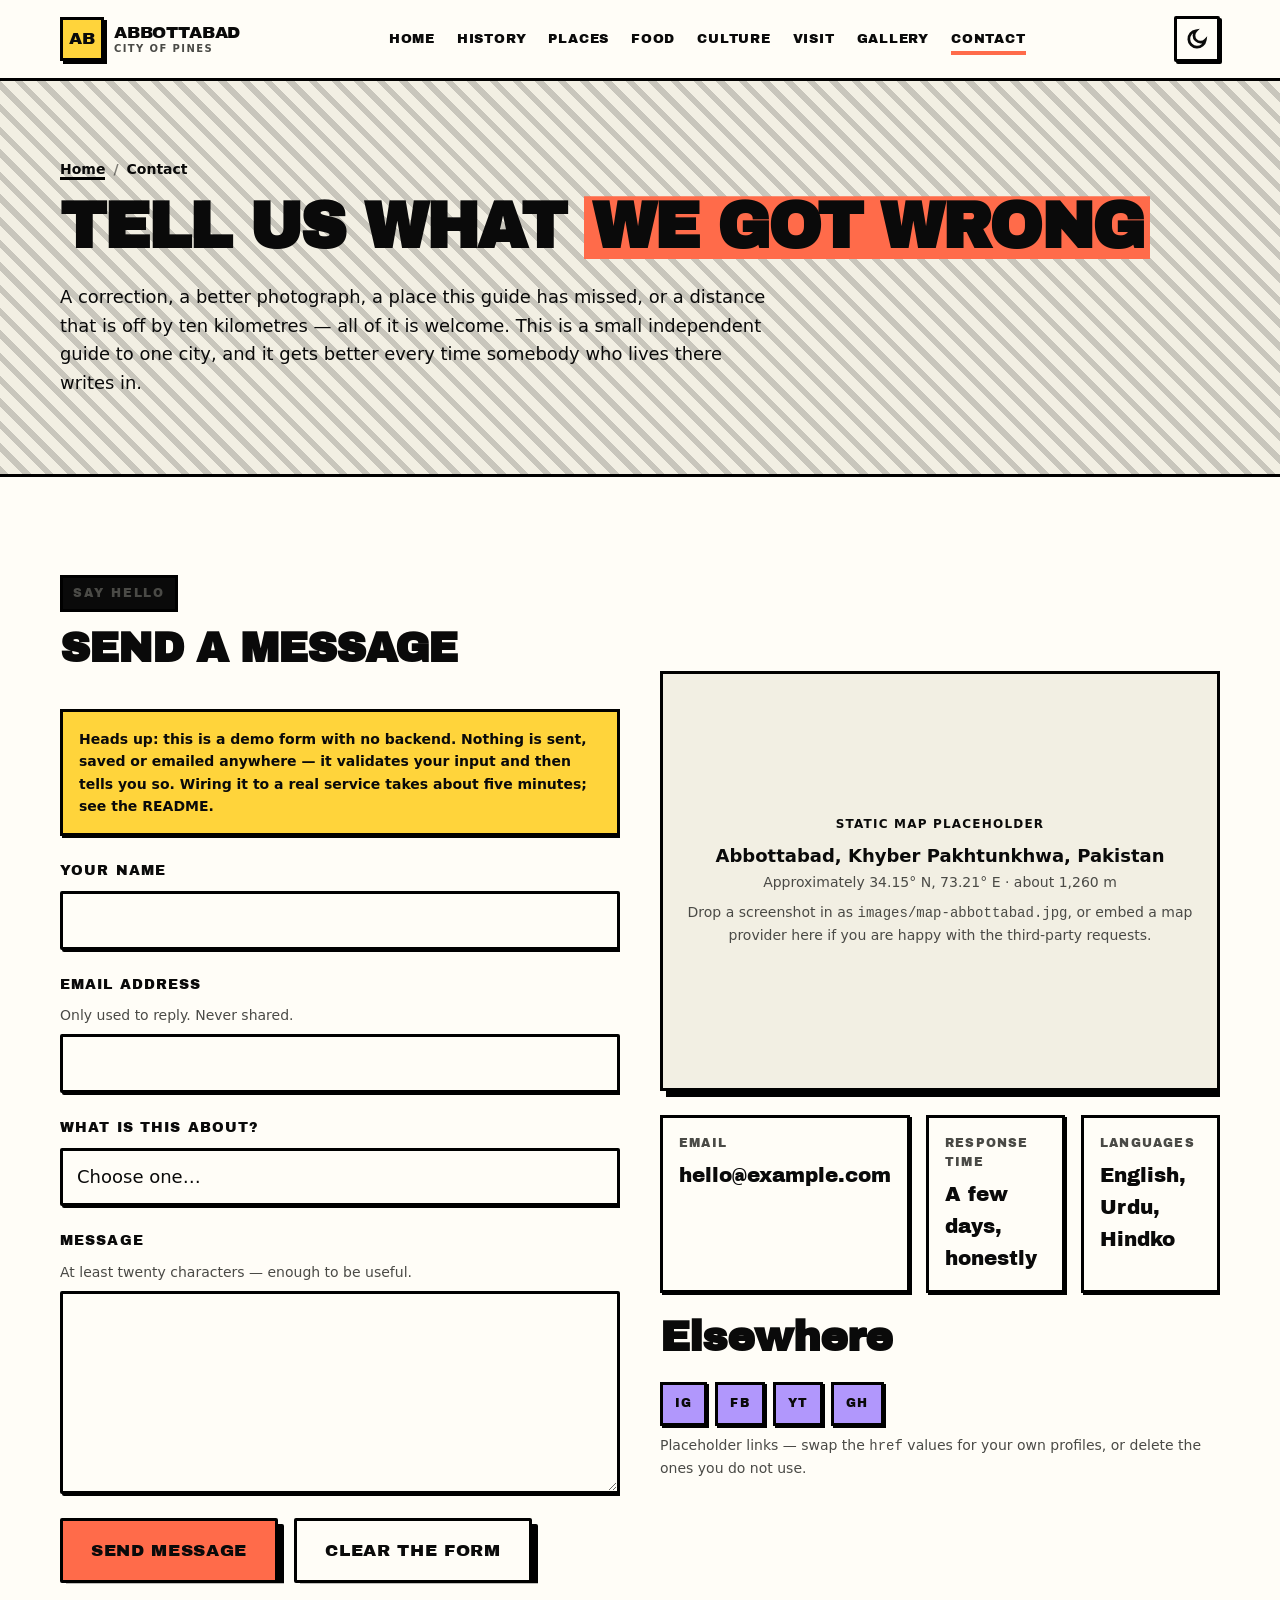
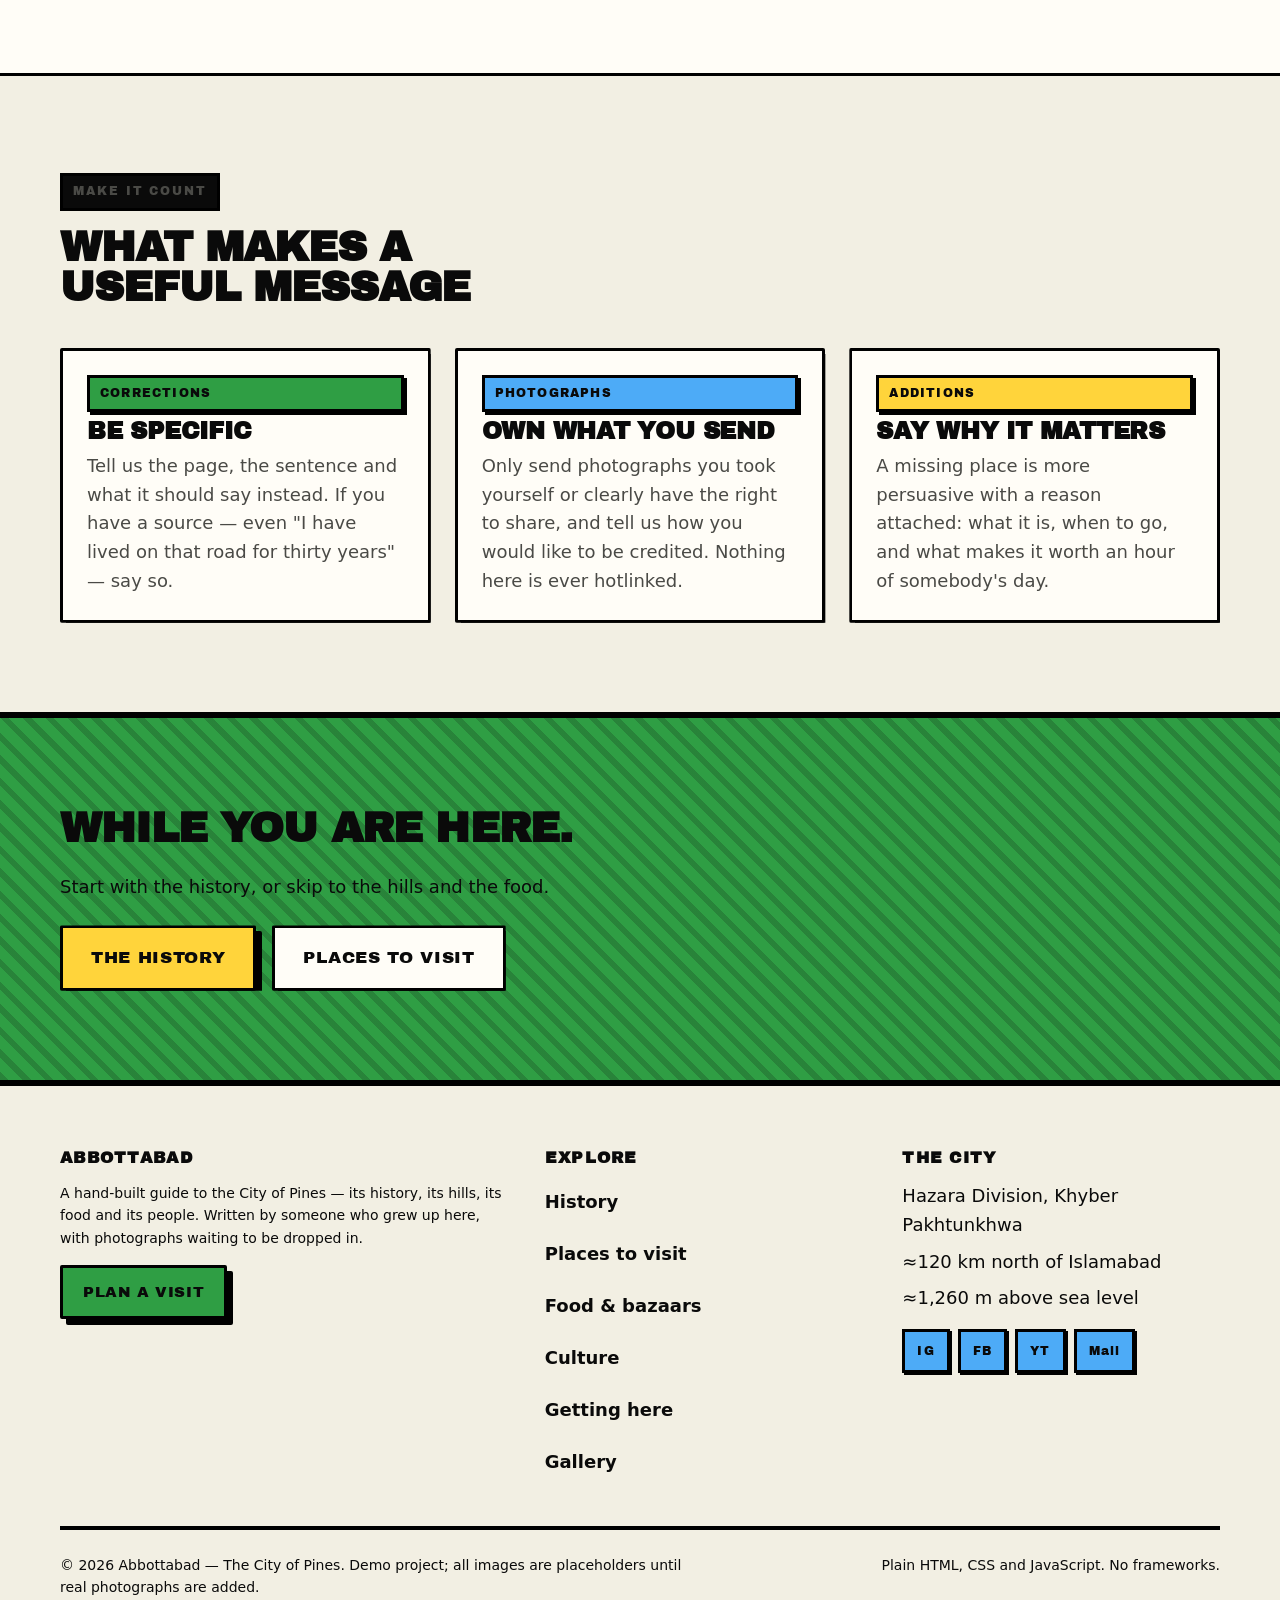
<file: contact.html>
<!DOCTYPE html>
<html lang="en">
<head>
<meta charset="utf-8">
<meta name="viewport" content="width=device-width, initial-scale=1">
<title>Contact — Abbottabad, The City of Pines</title>
<meta name="description" content="Send a correction, a better photograph or a place this Abbottabad guide has missed. Demo contact form, map placeholder and social links.">
<link rel="canonical" href="https://abbottabad.vercel.app/contact.html">
<meta name="theme-color" content="#FFFDF7">
<meta name="color-scheme" content="light dark">

<!-- Google Search Console ownership proof for https://abbottabad.vercel.app/ — do not
     remove: deleting it un-verifies the property and the reports stop updating. -->
<meta name="google-site-verification" content="ZLj5JyfGVkZuOGoyVob9YLSymhWogjXKklPgtE1fB5c">

<!-- Open Graph -->
<meta property="og:type" content="article">
<meta property="og:site_name" content="Abbottabad — The City of Pines">
<meta property="og:locale" content="en_GB">
<meta property="og:title" content="Contact — Abbottabad, The City of Pines">
<meta property="og:description" content="Send a correction, a better photograph or a place this guide has missed. Demo contact form, static map placeholder and social links for the Abbottabad City of Pines project.">
<meta property="og:url" content="https://abbottabad.vercel.app/contact.html">
<meta property="og:image" content="https://abbottabad.vercel.app/images/og-cover.png">
<meta property="og:image:alt" content="Abbottabad, the City of Pines — pine ridges and a mustard sun on a bold typographic card.">
<meta property="og:image:type" content="image/png">
<meta property="og:image:width" content="1200">
<meta property="og:image:height" content="630">

<!-- Twitter -->
<meta name="twitter:card" content="summary_large_image">
<meta name="twitter:title" content="Contact — Abbottabad, The City of Pines">
<meta name="twitter:description" content="Send a correction, a better photograph or a place this guide has missed. Demo contact form, static map placeholder and social links for the Abbottabad City of Pines project.">
<meta name="twitter:image" content="https://abbottabad.vercel.app/images/og-cover.png">

<link rel="icon" href="favicon.svg" type="image/svg+xml">
<link rel="preconnect" href="https://fonts.googleapis.com">
<link rel="preconnect" href="https://fonts.gstatic.com" crossorigin>
<link rel="stylesheet" href="https://fonts.googleapis.com/css2?family=Archivo+Black&display=swap">
<link rel="stylesheet" href="css/style.css?v=1">

<!-- Runs before first paint: flags JS and applies the saved / system theme
     so the page never flashes the wrong colours. -->
<script>
(function () {
  var h = document.documentElement;
  h.classList.add('js');
  var t = null;
  try { t = localStorage.getItem('ab-theme'); } catch (e) {}
  if (!t) t = window.matchMedia('(prefers-color-scheme: dark)').matches ? 'dark' : 'light';
  h.setAttribute('data-theme', t);
})();
</script>

<script type="application/ld+json">
{
  "@context": "https://schema.org",
  "@type": "Place",
  "name": "Contact — Abbottabad City of Pines",
  "description": "Contact page for the Abbottabad City of Pines guide.",
  "url": "https://abbottabad.vercel.app/",
  "address": {
    "@type": "PostalAddress",
    "addressLocality": "Abbottabad",
    "addressRegion": "Khyber Pakhtunkhwa",
    "addressCountry": "PK"
  },
  "geo": {
    "@type": "GeoCoordinates",
    "latitude": 34.1463,
    "longitude": 73.2117
  }
}
</script>
</head>

<body>
<a class="skip" href="#main">Skip to content</a>

<div class="progress" aria-hidden="true"><span class="progress__bar" id="progressBar"></span></div>

<header class="nav">
  <div class="nav__inner shell">
    <a class="brand" href="index.html">
      <span class="brand__mark" aria-hidden="true">AB</span>
      <span class="brand__txt">Abbottabad<small>City of Pines</small></span>
    </a>

    <nav class="nav__links" aria-label="Main">
      <ul class="nav__list">
        <li><a class="nav__link" href="index.html">Home</a></li>
        <li><a class="nav__link" href="history.html">History</a></li>
        <li><a class="nav__link" href="places.html">Places</a></li>
        <li><a class="nav__link" href="food.html">Food</a></li>
        <li><a class="nav__link" href="culture.html">Culture</a></li>
        <li><a class="nav__link" href="visit.html">Visit</a></li>
        <li><a class="nav__link" href="gallery.html">Gallery</a></li>
        <li><a class="nav__link" href="contact.html" aria-current="page">Contact</a></li>
      </ul>
    </nav>

    <div class="nav__tools">
      <button class="icon-btn" id="themeToggle" type="button" aria-pressed="false" aria-label="Switch to dark mode">
        <svg viewBox="0 0 24 24" aria-hidden="true"><path d="M21 13.2A9 9 0 1 1 10.8 3a7 7 0 0 0 10.2 10.2Z"/></svg>
      </button>
      <button class="icon-btn nav__burger" id="burger" type="button" aria-expanded="false" aria-controls="drawer" aria-label="Open menu">
        <svg viewBox="0 0 24 24" aria-hidden="true"><path d="M3 6h18M3 12h18M3 18h18"/></svg>
      </button>
    </div>
  </div>
</header>

<aside class="drawer" id="drawer" aria-label="Site menu" hidden>
  <div class="drawer__head">
    <span class="drawer__title">Menu</span>
    <button class="icon-btn" id="drawerClose" type="button" aria-label="Close menu">
      <svg viewBox="0 0 24 24" aria-hidden="true"><path d="M5 5l14 14M19 5 5 19"/></svg>
    </button>
  </div>
  <ul class="drawer__list" id="drawerList"></ul>
  <p class="drawer__foot small">Hazara Division · Khyber Pakhtunkhwa · Pakistan</p>
</aside>

<main id="main">

  <!-- ================= PAGE HEADER ================= -->
  <section class="phead pattern-stripes u-tomato">
    <div class="shell">
      <nav aria-label="Breadcrumb">
        <ol class="crumbs">
          <li><a href="index.html">Home</a></li>
          <li aria-current="page">Contact</li>
        </ol>
      </nav>
      <h1 class="phead__title" data-reveal="up">Tell us what <mark>we got wrong</mark></h1>
      <p class="phead__lede" data-reveal="up" data-reveal-delay="80">
        A correction, a better photograph, a place this guide has missed, or a distance that is off by
        ten kilometres — all of it is welcome. This is a small independent guide to one city, and it
        gets better every time somebody who lives there writes in.
      </p>
    </div>
  </section>

  <!-- ================= FORM + ASIDE ================= -->
  <section class="section" aria-labelledby="form-h">
    <div class="shell">
      <div class="grid grid--split">
        <div data-reveal="left">
          <div class="sec-head">
            <div class="sec-head__text">
              <p class="eyebrow">Say hello</p>
              <h2 id="form-h">Send a message</h2>
            </div>
          </div>

          <p class="notice mb-4">Heads up: this is a demo form with no backend. Nothing is sent, saved
            or emailed anywhere — it validates your input and then tells you so. Wiring it to a real
            service takes about five minutes; see the README.</p>

          <form class="form" id="contactForm" action="contact.html" method="get">
            <div class="field">
              <label class="field__label" for="cName">Your name</label>
              <input class="input" type="text" id="cName" name="name" data-validate data-label="Your name"
                     required minlength="2" autocomplete="name" aria-describedby="cNameErr">
              <p class="error-block" id="cNameErr" role="alert"></p>
            </div>

            <div class="field">
              <label class="field__label" for="cEmail">Email address</label>
              <p class="field__hint" id="cEmailHint">Only used to reply. Never shared.</p>
              <input class="input" type="email" id="cEmail" name="email" data-validate data-label="Your email"
                     required autocomplete="email" aria-describedby="cEmailHint cEmailErr">
              <p class="error-block" id="cEmailErr" role="alert"></p>
            </div>

            <div class="field">
              <label class="field__label" for="cTopic">What is this about?</label>
              <select class="input" id="cTopic" name="topic" data-validate data-label="A topic"
                      required aria-describedby="cTopicErr">
                <option value="">Choose one…</option>
                <option value="correction">A correction to the facts</option>
                <option value="photo">Offering a photograph</option>
                <option value="place">A place you have missed</option>
                <option value="food">Food and restaurants</option>
                <option value="other">Something else</option>
              </select>
              <p class="error-block" id="cTopicErr" role="alert"></p>
            </div>

            <div class="field">
              <label class="field__label" for="cMsg">Message</label>
              <p class="field__hint" id="cMsgHint">At least twenty characters — enough to be useful.</p>
              <textarea class="input" id="cMsg" name="message" data-validate data-label="Your message"
                        required minlength="20" rows="6" aria-describedby="cMsgHint cMsgErr"></textarea>
              <p class="error-block" id="cMsgErr" role="alert"></p>
            </div>

            <p class="form__status" id="formStatus" role="status" aria-live="polite"></p>

            <div class="cluster">
              <button class="btn btn--tomato btn--lg" type="submit" id="contactSubmit">
                <span class="btn__spinner" aria-hidden="true"></span>
                Send message
              </button>
              <button class="btn btn--lg" type="reset">Clear the form</button>
            </div>
          </form>
        </div>

        <div class="stack" data-reveal="right" data-reveal-delay="120">
          <div class="map-ph">
            <div>
              <p class="micro">Static map placeholder</p>
              <p class="mt-2"><strong>Abbottabad, Khyber Pakhtunkhwa, Pakistan</strong></p>
              <p class="small muted">Approximately 34.15° N, 73.21° E · about 1,260 m</p>
              <p class="small muted mt-2">Drop a screenshot in as
                <code>images/map-abbottabad.jpg</code>, or embed a map provider here if you are happy
                with the third-party requests.</p>
            </div>
          </div>

          <dl class="facts">
            <div class="fact">
              <dt>Email</dt>
              <dd>hello@example.com</dd>
            </div>
            <div class="fact">
              <dt>Response time</dt>
              <dd>A few days, honestly</dd>
            </div>
            <div class="fact">
              <dt>Languages</dt>
              <dd>English, Urdu, Hindko</dd>
            </div>
          </dl>

          <div>
            <h2 class="mb-4">Elsewhere</h2>
            <div class="social u-lilac" aria-label="Social links (placeholders)">
              <a href="#" data-no-wipe aria-label="Instagram (placeholder link)">IG</a>
              <a href="#" data-no-wipe aria-label="Facebook (placeholder link)">FB</a>
              <a href="#" data-no-wipe aria-label="YouTube (placeholder link)">YT</a>
              <a href="#" data-no-wipe aria-label="GitHub (placeholder link)">GH</a>
            </div>
            <p class="small muted mt-2">Placeholder links — swap the <code>href</code> values for
              your own profiles, or delete the ones you do not use.</p>
          </div>
        </div>
      </div>
    </div>
  </section>

  <!-- ================= WHAT HELPS ================= -->
  <section class="section section--band" aria-labelledby="helps-h">
    <div class="shell">
      <div class="sec-head">
        <div class="sec-head__text">
          <p class="eyebrow">Make it count</p>
          <h2 id="helps-h">What makes a useful message</h2>
        </div>
      </div>
      <div class="grid grid--3" data-stagger>
        <article class="card u-pine" data-reveal="up">
          <div class="card__body">
            <span class="badge u-pine">Corrections</span>
            <h3>Be specific</h3>
            <p>Tell us the page, the sentence and what it should say instead. If you have a source —
              even "I have lived on that road for thirty years" — say so.</p>
          </div>
        </article>
        <article class="card u-sky" data-reveal="up">
          <div class="card__body">
            <span class="badge u-sky">Photographs</span>
            <h3>Own what you send</h3>
            <p>Only send photographs you took yourself or clearly have the right to share, and tell us
              how you would like to be credited. Nothing here is ever hotlinked.</p>
          </div>
        </article>
        <article class="card u-mustard" data-reveal="up">
          <div class="card__body">
            <span class="badge u-mustard">Additions</span>
            <h3>Say why it matters</h3>
            <p>A missing place is more persuasive with a reason attached: what it is, when to go, and
              what makes it worth an hour of somebody's day.</p>
          </div>
        </article>
      </div>
    </div>
  </section>

  <!-- ================= CTA ================= -->
  <section class="cta pattern-stripes" aria-labelledby="con-cta-h">
    <div class="shell cta__inner">
      <h2 id="con-cta-h" data-reveal="up">While you are here.</h2>
      <p data-reveal="up" data-reveal-delay="80">Start with the history, or skip to the hills and the
        food.</p>
      <div class="cluster" data-reveal="up" data-reveal-delay="160">
        <a class="btn btn--mustard btn--lg" href="history.html">The history</a>
        <a class="btn btn--lg" href="places.html">Places to visit</a>
      </div>
    </div>
  </section>

</main>

<footer class="footer">
  <div class="shell">
    <div class="footer__grid">
      <div>
        <h2>Abbottabad</h2>
        <p class="small measure">A hand-built guide to the City of Pines — its history, its hills,
          its food and its people. Written by someone who grew up here, with photographs waiting to
          be dropped in.</p>
        <p class="mt-3"><a class="btn btn--pine" href="visit.html">Plan a visit</a></p>
      </div>
      <div>
        <h3>Explore</h3>
        <ul class="footer__list">
          <li><a href="history.html">History</a></li>
          <li><a href="places.html">Places to visit</a></li>
          <li><a href="food.html">Food &amp; bazaars</a></li>
          <li><a href="culture.html">Culture</a></li>
          <li><a href="visit.html">Getting here</a></li>
          <li><a href="gallery.html">Gallery</a></li>
        </ul>
      </div>
      <div>
        <h3>The city</h3>
        <ul class="footer__list">
          <li>Hazara Division, Khyber Pakhtunkhwa</li>
          <li>≈120 km north of Islamabad</li>
          <li>≈1,260 m above sea level</li>
        </ul>
        <div class="social mt-3 u-sky" aria-label="Social links (demo)">
          <a href="contact.html" aria-label="Instagram (demo link)">IG</a>
          <a href="contact.html" aria-label="Facebook (demo link)">FB</a>
          <a href="contact.html" aria-label="YouTube (demo link)">YT</a>
          <a href="contact.html" aria-label="Email us">Mail</a>
        </div>
      </div>
    </div>

    <div class="footer__bottom">
      <p class="small">© <span data-year>2026</span> Abbottabad — The City of Pines. Demo project;
        all images are placeholders until real photographs are added.</p>
      <p class="small">Plain HTML, CSS and JavaScript. No frameworks.</p>
    </div>
  </div>
</footer>

<a class="totop icon-btn icon-btn--lg u-mustard" id="toTop" href="#top" aria-label="Back to top">
  <svg viewBox="0 0 24 24" aria-hidden="true"><path d="M12 20V5M5 12l7-7 7 7"/></svg>
</a>

<script src="js/main.js?v=1" defer></script>
</body>
</html>
</file>
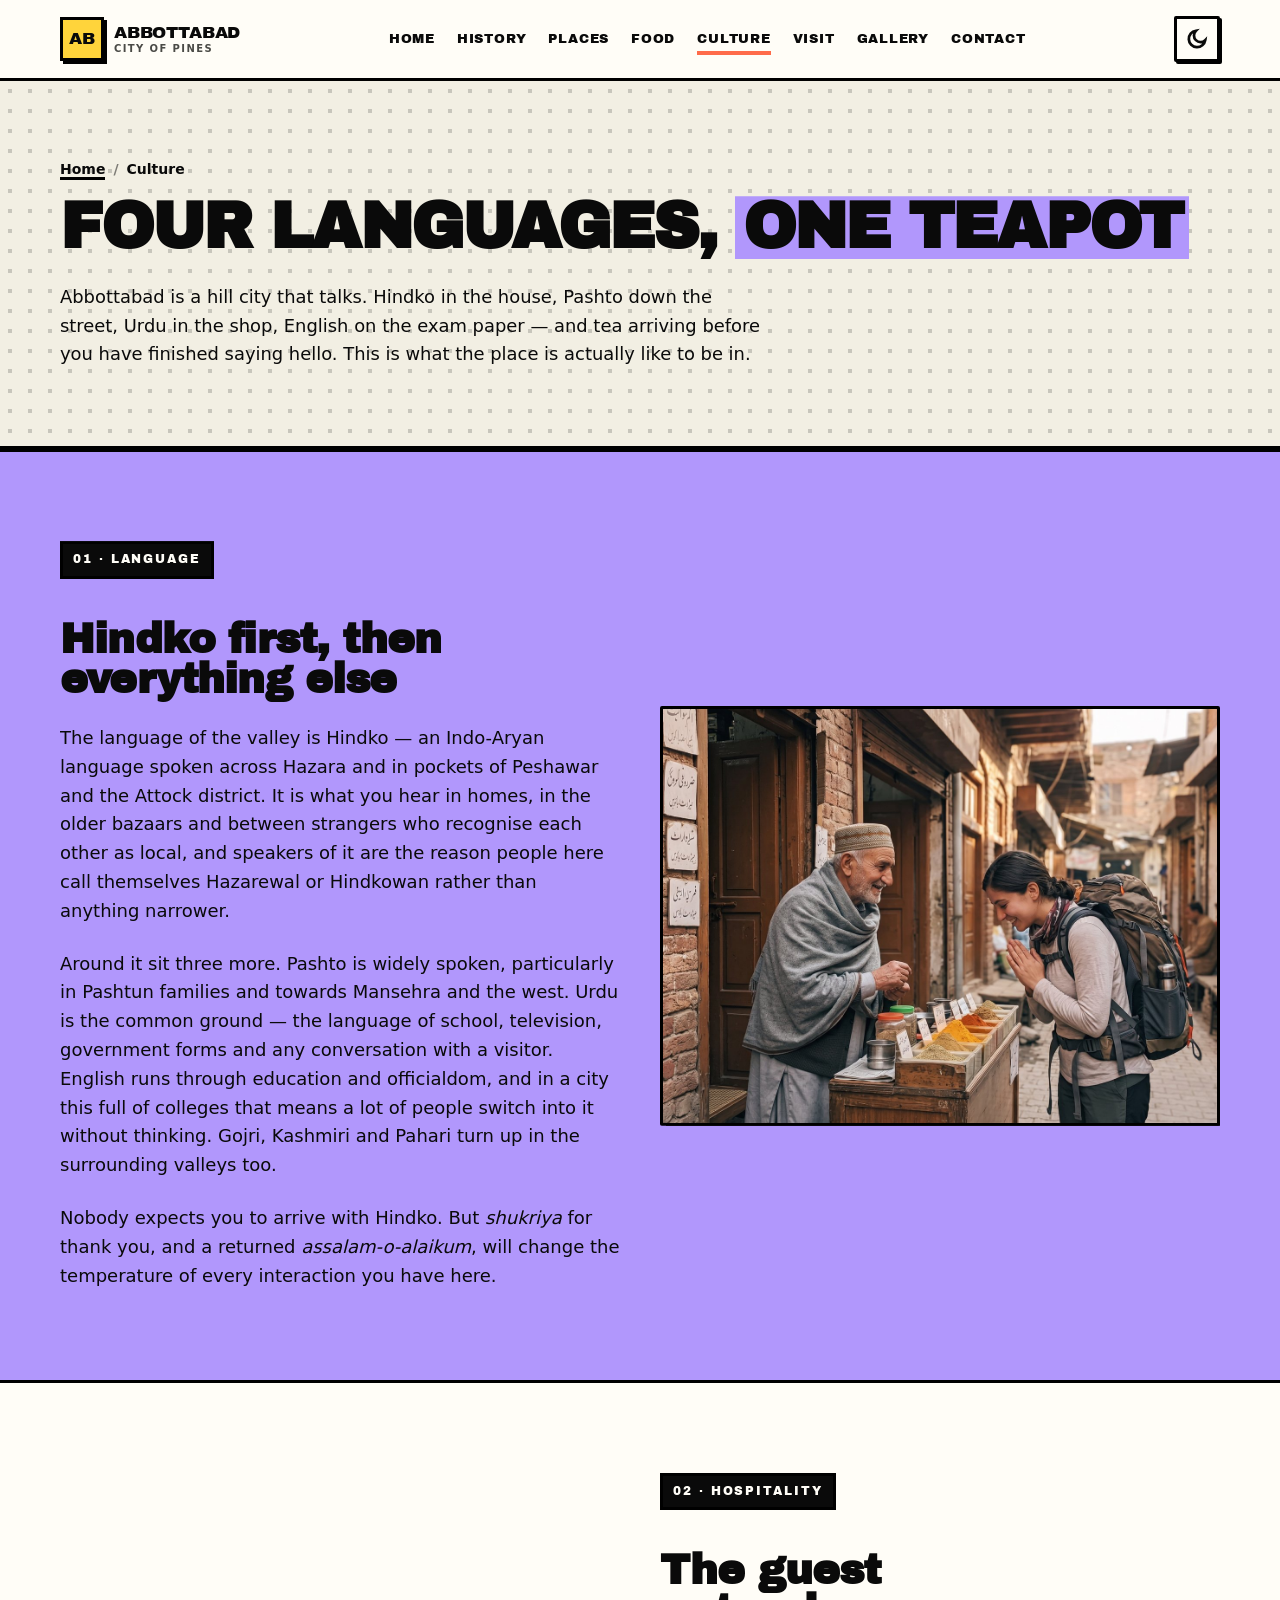
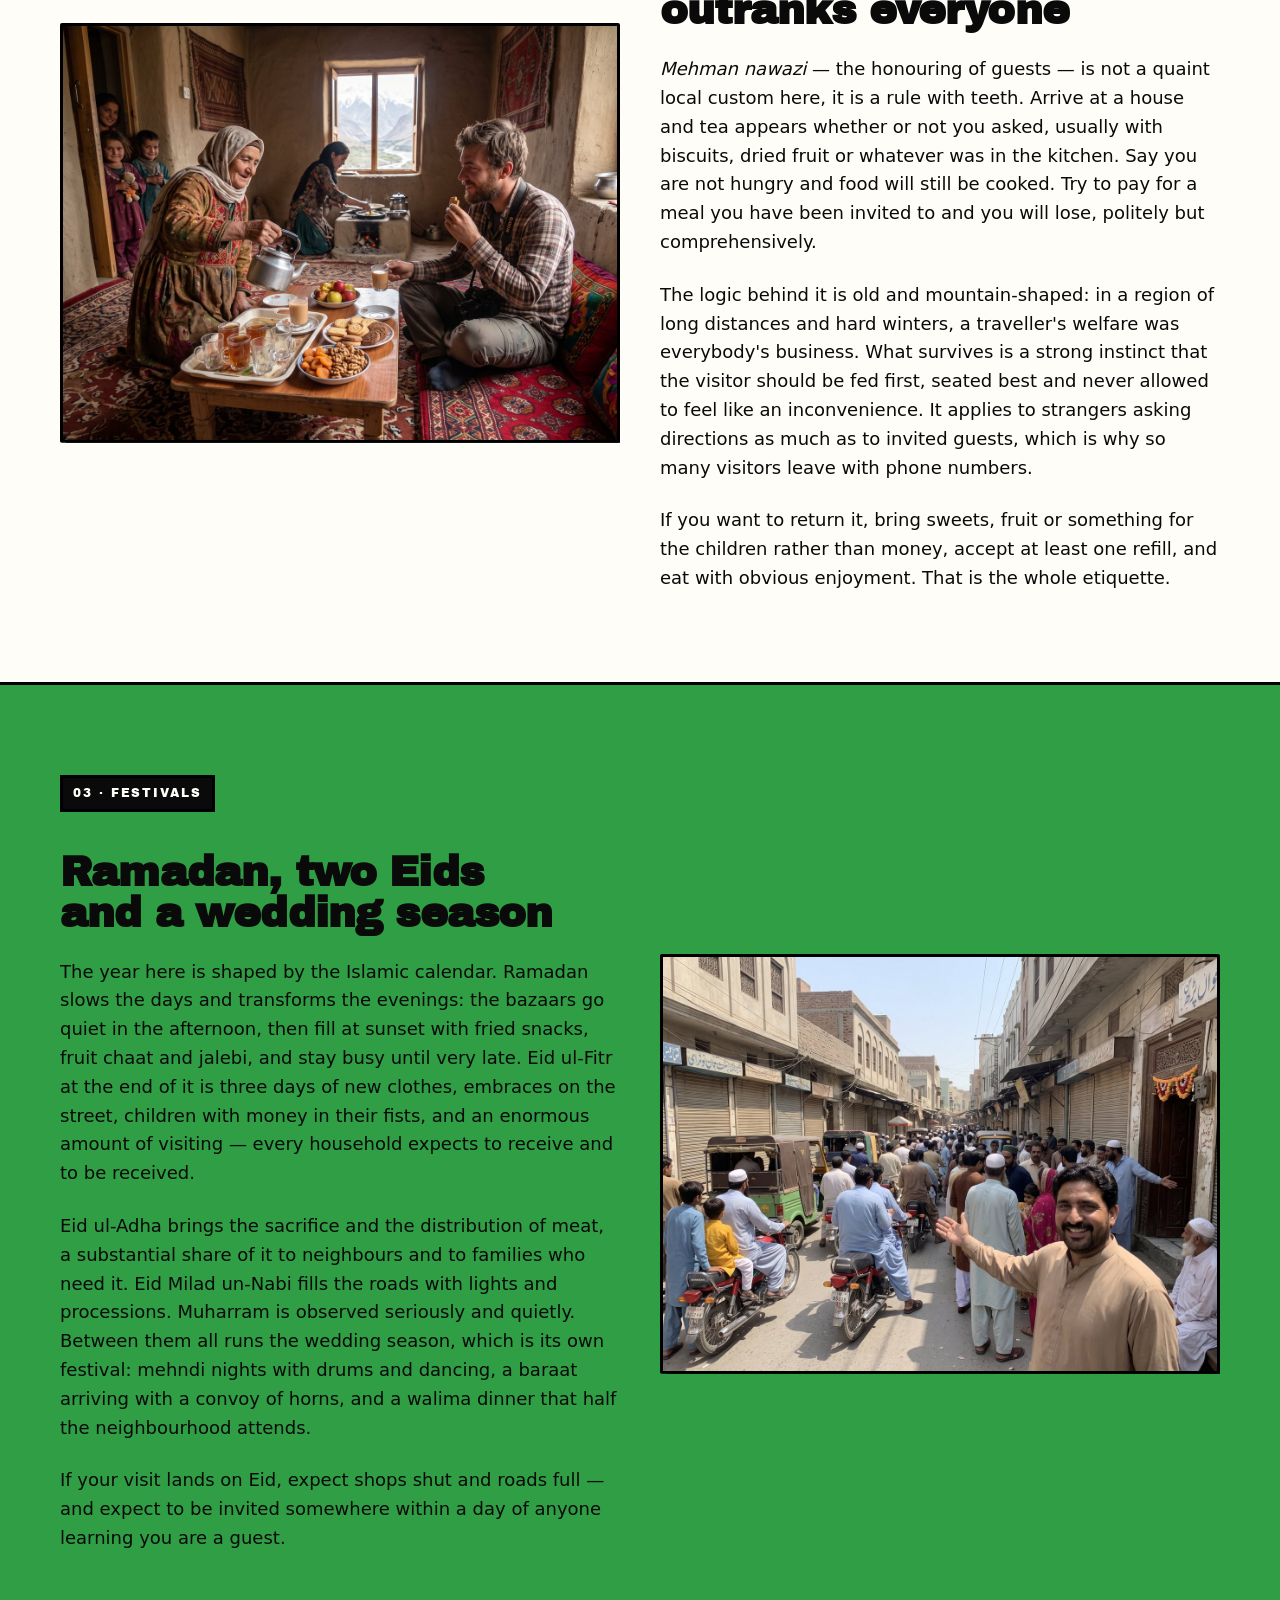
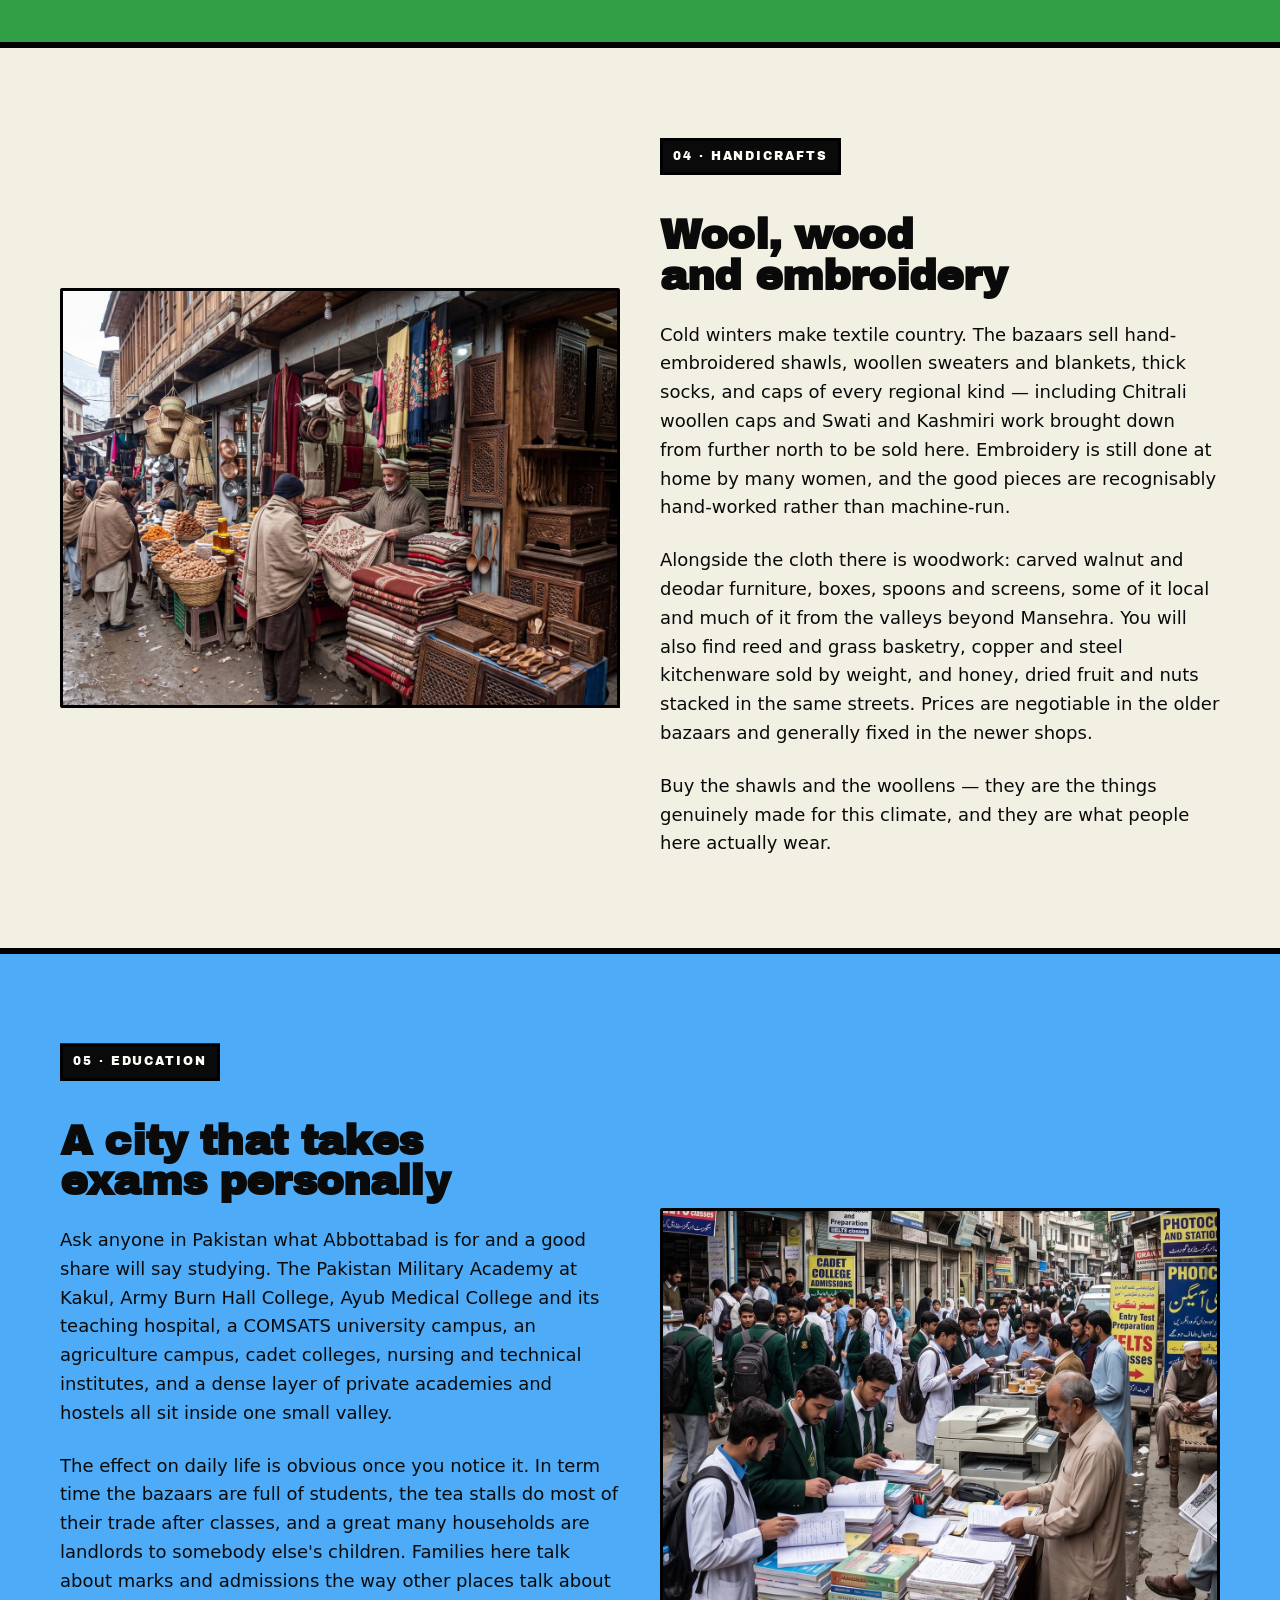
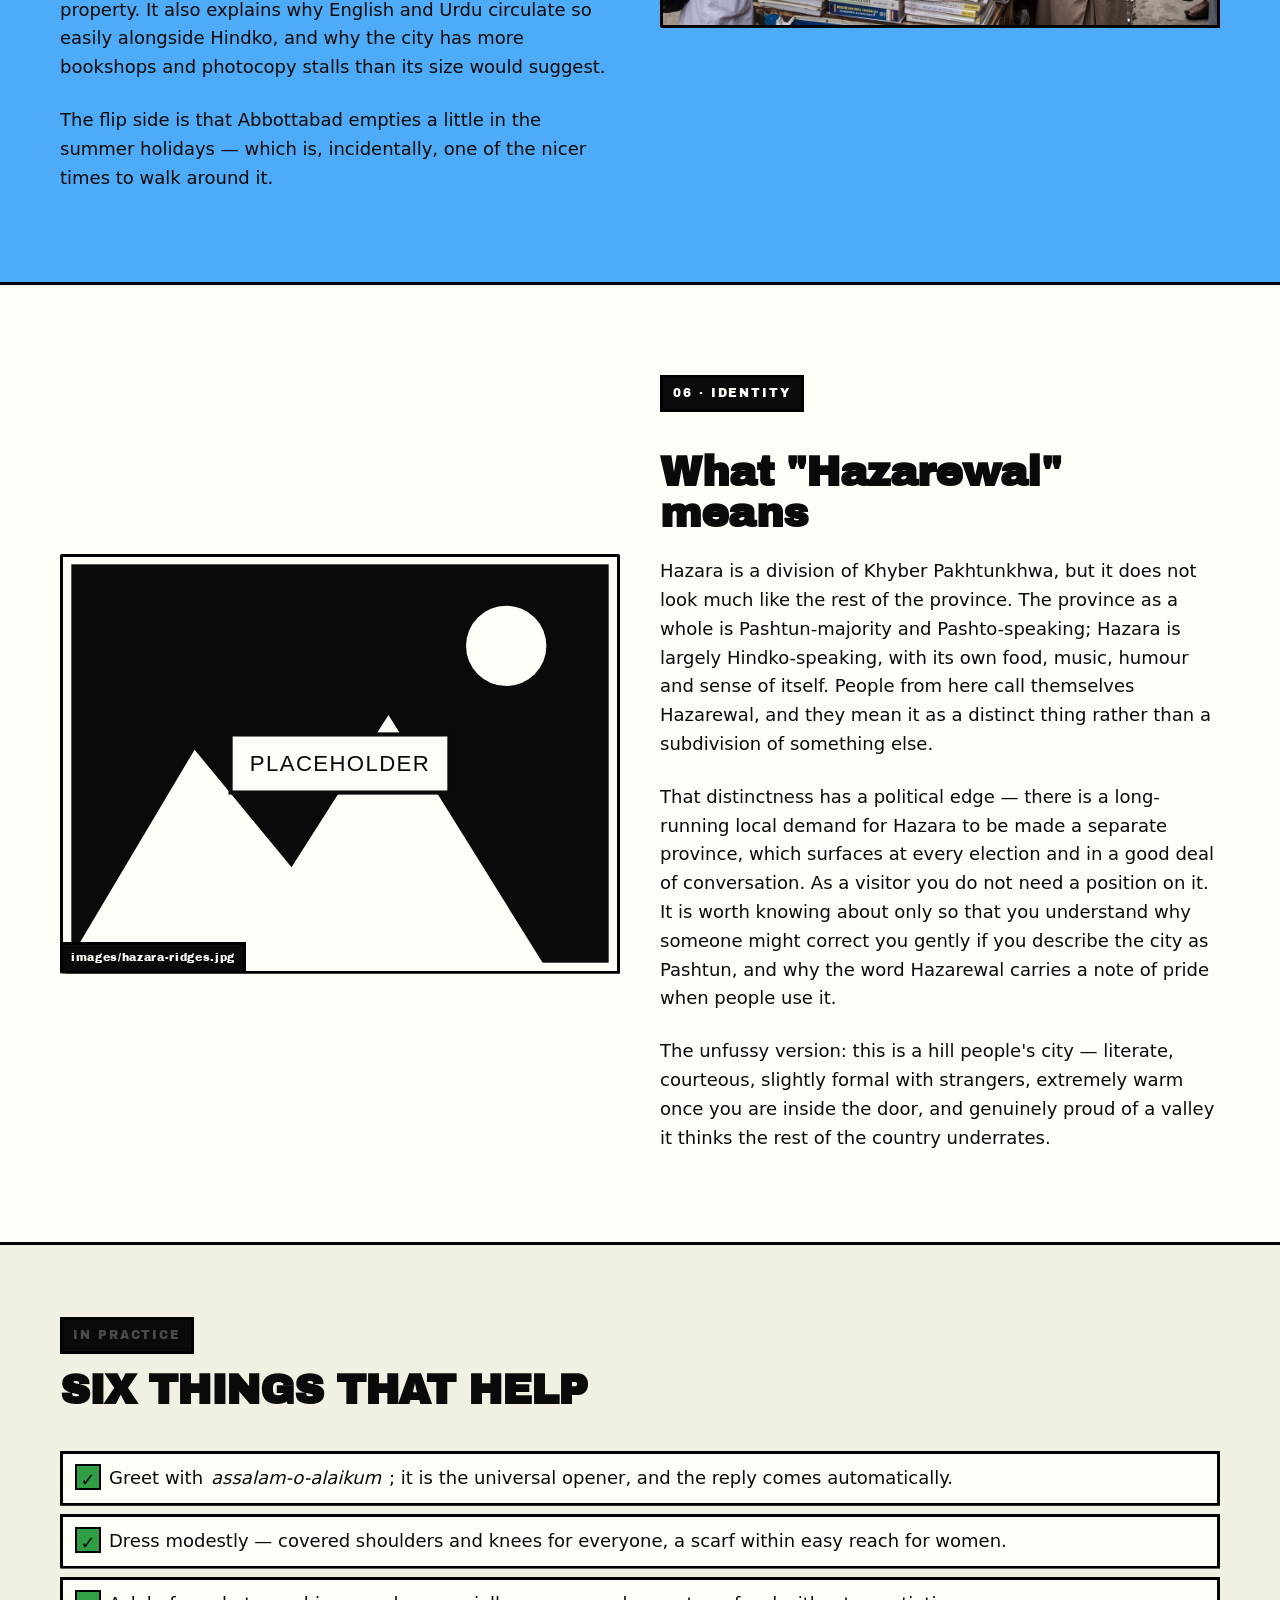
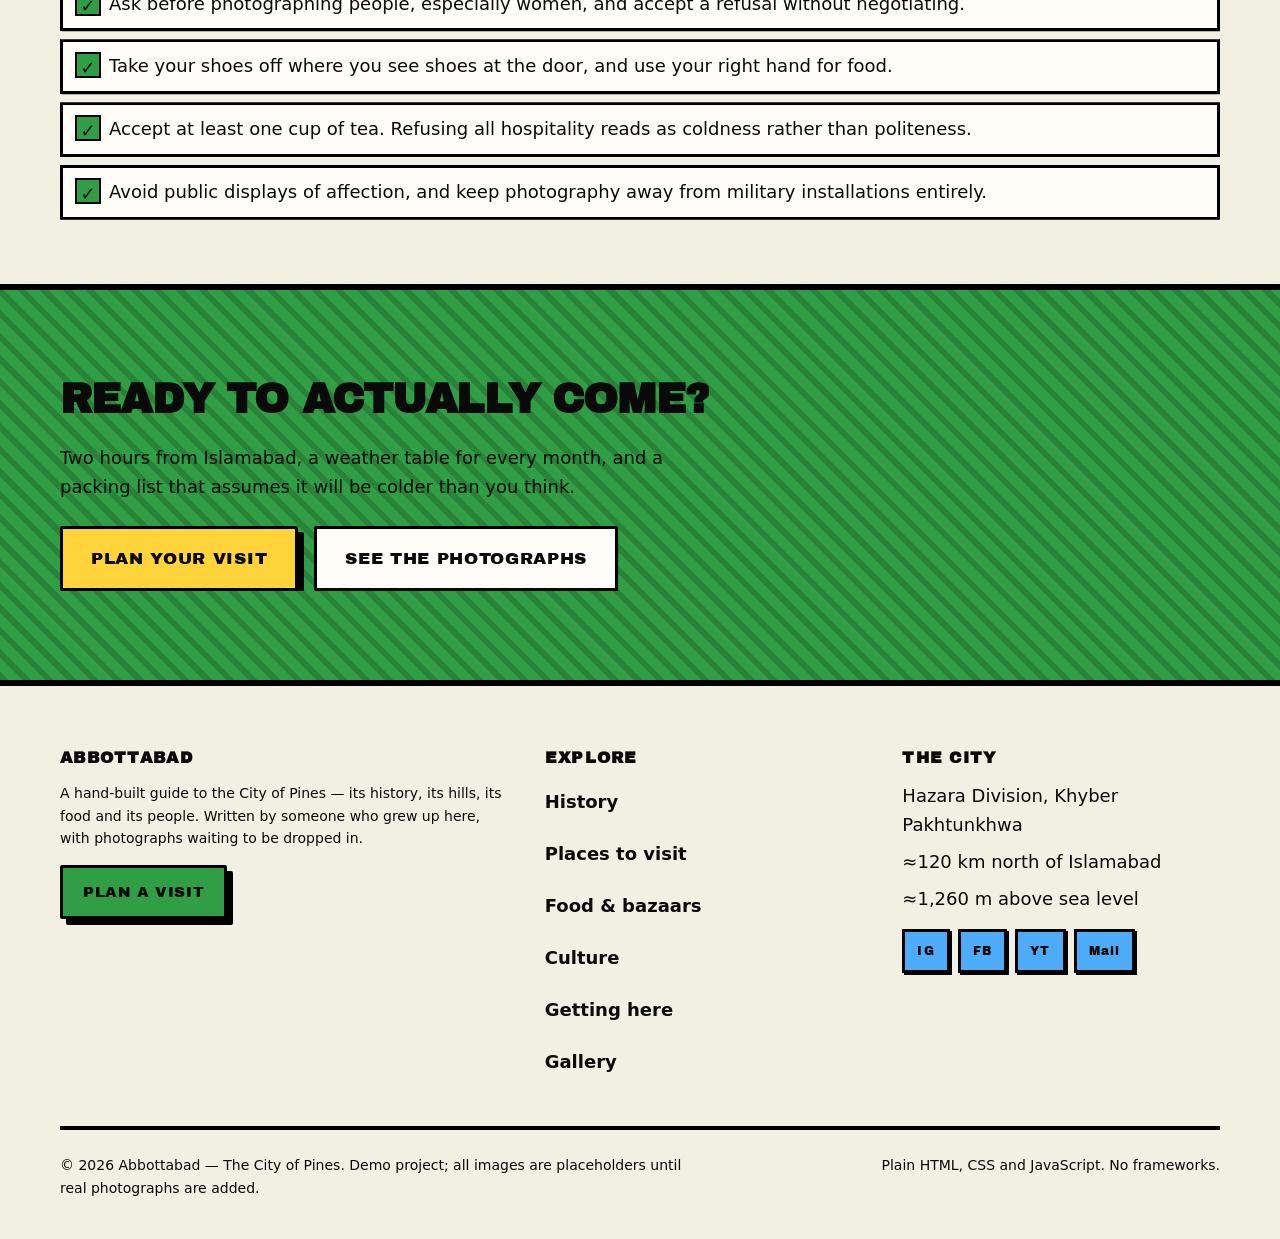
<file: culture.html>
<!DOCTYPE html>
<html lang="en">
<head>
<meta charset="utf-8">
<meta name="viewport" content="width=device-width, initial-scale=1">
<title>Culture of Abbottabad — Hindko, Hospitality & Hazarewal Identity</title>
<meta name="description" content="Hindko, Pashto and Urdu side by side, Hazarewal hospitality, Eid traditions, handicrafts and an education-obsessed city: culture in Abbottabad.">
<link rel="canonical" href="https://abbottabad.vercel.app/culture.html">
<meta name="theme-color" content="#FFFDF7">
<meta name="color-scheme" content="light dark">

<!-- Google Search Console ownership proof for https://abbottabad.vercel.app/ — do not
     remove: deleting it un-verifies the property and the reports stop updating. -->
<meta name="google-site-verification" content="ZLj5JyfGVkZuOGoyVob9YLSymhWogjXKklPgtE1fB5c">

<!-- Open Graph -->
<meta property="og:type" content="article">
<meta property="og:site_name" content="Abbottabad — The City of Pines">
<meta property="og:locale" content="en_GB">
<meta property="og:title" content="The Culture of Abbottabad">
<meta property="og:description" content="Languages, hospitality, festivals and handicrafts in Abbottabad: Hindko, Pashto, Urdu and English side by side, Eid traditions, an education-obsessed city, and what Hazarewal identity means.">
<meta property="og:url" content="https://abbottabad.vercel.app/culture.html">
<meta property="og:image" content="https://abbottabad.vercel.app/images/og-cover.png">
<meta property="og:image:alt" content="Abbottabad, the City of Pines — pine ridges and a mustard sun on a bold typographic card.">
<meta property="og:image:type" content="image/png">
<meta property="og:image:width" content="1200">
<meta property="og:image:height" content="630">

<!-- Twitter -->
<meta name="twitter:card" content="summary_large_image">
<meta name="twitter:title" content="The Culture of Abbottabad">
<meta name="twitter:description" content="Languages, hospitality, festivals and handicrafts in Abbottabad: Hindko, Pashto, Urdu and English side by side, Eid traditions, an education-obsessed city, and what Hazarewal identity means.">
<meta name="twitter:image" content="https://abbottabad.vercel.app/images/og-cover.png">

<link rel="icon" href="favicon.svg" type="image/svg+xml">
<link rel="preconnect" href="https://fonts.googleapis.com">
<link rel="preconnect" href="https://fonts.gstatic.com" crossorigin>
<link rel="stylesheet" href="https://fonts.googleapis.com/css2?family=Archivo+Black&display=swap">
<link rel="stylesheet" href="css/style.css?v=1">

<!-- Runs before first paint: flags JS and applies the saved / system theme
     so the page never flashes the wrong colours. -->
<script>
(function () {
  var h = document.documentElement;
  h.classList.add('js');
  var t = null;
  try { t = localStorage.getItem('ab-theme'); } catch (e) {}
  if (!t) t = window.matchMedia('(prefers-color-scheme: dark)').matches ? 'dark' : 'light';
  h.setAttribute('data-theme', t);
})();
</script>

<script type="application/ld+json">
{
  "@context": "https://schema.org",
  "@type": "Place",
  "name": "Culture of Abbottabad",
  "description": "Languages, hospitality, festivals, handicrafts and the Hazarewal identity of Abbottabad, Pakistan.",
  "url": "https://abbottabad.vercel.app/",
  "address": {
    "@type": "PostalAddress",
    "addressLocality": "Abbottabad",
    "addressRegion": "Khyber Pakhtunkhwa",
    "addressCountry": "PK"
  },
  "geo": {
    "@type": "GeoCoordinates",
    "latitude": 34.1463,
    "longitude": 73.2117
  }
}
</script>
</head>

<body>
<a class="skip" href="#main">Skip to content</a>

<div class="progress" aria-hidden="true"><span class="progress__bar" id="progressBar"></span></div>

<header class="nav">
  <div class="nav__inner shell">
    <a class="brand" href="index.html">
      <span class="brand__mark" aria-hidden="true">AB</span>
      <span class="brand__txt">Abbottabad<small>City of Pines</small></span>
    </a>

    <nav class="nav__links" aria-label="Main">
      <ul class="nav__list">
        <li><a class="nav__link" href="index.html">Home</a></li>
        <li><a class="nav__link" href="history.html">History</a></li>
        <li><a class="nav__link" href="places.html">Places</a></li>
        <li><a class="nav__link" href="food.html">Food</a></li>
        <li><a class="nav__link" href="culture.html" aria-current="page">Culture</a></li>
        <li><a class="nav__link" href="visit.html">Visit</a></li>
        <li><a class="nav__link" href="gallery.html">Gallery</a></li>
        <li><a class="nav__link" href="contact.html">Contact</a></li>
      </ul>
    </nav>

    <div class="nav__tools">
      <button class="icon-btn" id="themeToggle" type="button" aria-pressed="false" aria-label="Switch to dark mode">
        <svg viewBox="0 0 24 24" aria-hidden="true"><path d="M21 13.2A9 9 0 1 1 10.8 3a7 7 0 0 0 10.2 10.2Z"/></svg>
      </button>
      <button class="icon-btn nav__burger" id="burger" type="button" aria-expanded="false" aria-controls="drawer" aria-label="Open menu">
        <svg viewBox="0 0 24 24" aria-hidden="true"><path d="M3 6h18M3 12h18M3 18h18"/></svg>
      </button>
    </div>
  </div>
</header>

<aside class="drawer" id="drawer" aria-label="Site menu" hidden>
  <div class="drawer__head">
    <span class="drawer__title">Menu</span>
    <button class="icon-btn" id="drawerClose" type="button" aria-label="Close menu">
      <svg viewBox="0 0 24 24" aria-hidden="true"><path d="M5 5l14 14M19 5 5 19"/></svg>
    </button>
  </div>
  <ul class="drawer__list" id="drawerList"></ul>
  <p class="drawer__foot small">Hazara Division · Khyber Pakhtunkhwa · Pakistan</p>
</aside>

<main id="main">

  <!-- ================= PAGE HEADER ================= -->
  <section class="phead pattern-dots u-lilac">
    <div class="shell">
      <nav aria-label="Breadcrumb">
        <ol class="crumbs">
          <li><a href="index.html">Home</a></li>
          <li aria-current="page">Culture</li>
        </ol>
      </nav>
      <h1 class="phead__title" data-reveal="up">Four languages, <mark>one teapot</mark></h1>
      <p class="phead__lede" data-reveal="up" data-reveal-delay="80">
        Abbottabad is a hill city that talks. Hindko in the house, Pashto down the street, Urdu in
        the shop, English on the exam paper — and tea arriving before you have finished saying hello.
        This is what the place is actually like to be in.
      </p>
    </div>
  </section>

  <!-- ================= 1 · LANGUAGES ================= -->
  <section class="section section--accent u-lilac" aria-labelledby="lang-h">
    <div class="shell">
      <div class="grid grid--split">
        <div class="stack" data-reveal="left">
          <p class="eyebrow">01 · Language</p>
          <h2 id="lang-h">Hindko first, then everything else</h2>
          <p class="measure">The language of the valley is Hindko — an Indo-Aryan language spoken
            across Hazara and in pockets of Peshawar and the Attock district. It is what you hear in
            homes, in the older bazaars and between strangers who recognise each other as local, and
            speakers of it are the reason people here call themselves Hazarewal or Hindkowan rather
            than anything narrower.</p>
          <p class="measure">Around it sit three more. Pashto is widely spoken, particularly in
            Pashtun families and towards Mansehra and the west. Urdu is the common ground — the
            language of school, television, government forms and any conversation with a visitor.
            English runs through education and officialdom, and in a city this full of colleges that
            means a lot of people switch into it without thinking. Gojri, Kashmiri and Pahari turn up
            in the surrounding valleys too.</p>
          <p class="measure">Nobody expects you to arrive with Hindko. But <em>shukriya</em> for
            thank you, and a returned <em>assalam-o-alaikum</em>, will change the temperature of
            every interaction you have here.</p>
        </div>
        <div data-reveal="right" data-reveal-delay="120">
          <div class="frame frame--4x3">
            <img src="images/bazaar-talk.jpg" alt="An elderly shopkeeper in a shawl and prayer cap greeting a young visitor with a backpack across his spice stall in a narrow old bazaar." width="800" height="600" loading="lazy" decoding="async">
          </div>
        </div>
      </div>
    </div>
  </section>

  <!-- ================= 2 · HOSPITALITY ================= -->
  <section class="section" aria-labelledby="host-h">
    <div class="shell">
      <div class="grid grid--split is-flipped">
        <div class="stack" data-reveal="right">
          <p class="eyebrow">02 · Hospitality</p>
          <h2 id="host-h">The guest outranks everyone</h2>
          <p class="measure"><em>Mehman nawazi</em> — the honouring of guests — is not a quaint local
            custom here, it is a rule with teeth. Arrive at a house and tea appears whether or not
            you asked, usually with biscuits, dried fruit or whatever was in the kitchen. Say you are
            not hungry and food will still be cooked. Try to pay for a meal you have been invited to
            and you will lose, politely but comprehensively.</p>
          <p class="measure">The logic behind it is old and mountain-shaped: in a region of long
            distances and hard winters, a traveller's welfare was everybody's business. What survives
            is a strong instinct that the visitor should be fed first, seated best and never allowed
            to feel like an inconvenience. It applies to strangers asking directions as much as to
            invited guests, which is why so many visitors leave with phone numbers.</p>
          <p class="measure">If you want to return it, bring sweets, fruit or something for the
            children rather than money, accept at least one refill, and eat with obvious enjoyment.
            That is the whole etiquette.</p>
        </div>
        <div data-reveal="left" data-reveal-delay="120">
          <div class="frame frame--4x3">
            <img src="images/hospitality-tea.jpg" alt="A woman pouring tea for a seated guest in a carpeted room, a low table laid with tea glasses, fruit and biscuits, children watching from the doorway." width="800" height="600" loading="lazy" decoding="async">
          </div>
        </div>
      </div>
    </div>
  </section>

  <!-- ================= 3 · FESTIVALS ================= -->
  <section class="section section--accent u-pine" aria-labelledby="fest-h">
    <div class="shell">
      <div class="grid grid--split">
        <div class="stack" data-reveal="left">
          <p class="eyebrow">03 · Festivals</p>
          <h2 id="fest-h">Ramadan, two Eids and a wedding season</h2>
          <p class="measure">The year here is shaped by the Islamic calendar. Ramadan slows the days
            and transforms the evenings: the bazaars go quiet in the afternoon, then fill at sunset
            with fried snacks, fruit chaat and jalebi, and stay busy until very late. Eid ul-Fitr at
            the end of it is three days of new clothes, embraces on the street, children with money
            in their fists, and an enormous amount of visiting — every household expects to receive
            and to be received.</p>
          <p class="measure">Eid ul-Adha brings the sacrifice and the distribution of meat, a
            substantial share of it to neighbours and to families who need it. Eid Milad un-Nabi
            fills the roads with lights and processions. Muharram is observed seriously and quietly.
            Between them all runs the wedding season, which is its own festival: mehndi nights with
            drums and dancing, a baraat arriving with a convoy of horns, and a walima dinner that
            half the neighbourhood attends.</p>
          <p class="measure">If your visit lands on Eid, expect shops shut and roads full — and
            expect to be invited somewhere within a day of anyone learning you are a guest.</p>
        </div>
        <div data-reveal="right" data-reveal-delay="120">
          <div class="frame frame--4x3">
            <img src="images/festival-lights.jpg" alt="A packed bazaar street of rickshaws, motorbikes and shoppers on a festival day, marigold garlands strung up beside a shopfront." width="800" height="600" loading="lazy" decoding="async">
          </div>
        </div>
      </div>
    </div>
  </section>

  <!-- ================= 4 · CRAFTS ================= -->
  <section class="section section--band" aria-labelledby="craft-h">
    <div class="shell">
      <div class="grid grid--split is-flipped">
        <div class="stack" data-reveal="right">
          <p class="eyebrow">04 · Handicrafts</p>
          <h2 id="craft-h">Wool, wood and embroidery</h2>
          <p class="measure">Cold winters make textile country. The bazaars sell hand-embroidered
            shawls, woollen sweaters and blankets, thick socks, and caps of every regional kind —
            including Chitrali woollen caps and Swati and Kashmiri work brought down from further
            north to be sold here. Embroidery is still done at home by many women, and the good
            pieces are recognisably hand-worked rather than machine-run.</p>
          <p class="measure">Alongside the cloth there is woodwork: carved walnut and deodar
            furniture, boxes, spoons and screens, some of it local and much of it from the valleys
            beyond Mansehra. You will also find reed and grass basketry, copper and steel kitchenware
            sold by weight, and honey, dried fruit and nuts stacked in the same streets. Prices are
            negotiable in the older bazaars and generally fixed in the newer shops.</p>
          <p class="measure">Buy the shawls and the woollens — they are the things genuinely made
            for this climate, and they are what people here actually wear.</p>
        </div>
        <div data-reveal="left" data-reveal-delay="120">
          <div class="frame frame--4x3">
            <img src="images/handicrafts.jpg" alt="Stacked kilims and embroidered cloth, carved wooden furniture, baskets and sacks of dried fruit filling a handicrafts bazaar." width="800" height="600" loading="lazy" decoding="async">
          </div>
        </div>
      </div>
    </div>
  </section>

  <!-- ================= 5 · EDUCATION ================= -->
  <section class="section section--accent u-sky" aria-labelledby="edu-h">
    <div class="shell">
      <div class="grid grid--split">
        <div class="stack" data-reveal="left">
          <p class="eyebrow">05 · Education</p>
          <h2 id="edu-h">A city that takes exams personally</h2>
          <p class="measure">Ask anyone in Pakistan what Abbottabad is for and a good share will say
            studying. The Pakistan Military Academy at Kakul, Army Burn Hall College, Ayub Medical
            College and its teaching hospital, a COMSATS university campus, an agriculture campus,
            cadet colleges, nursing and technical institutes, and a dense layer of private academies
            and hostels all sit inside one small valley.</p>
          <p class="measure">The effect on daily life is obvious once you notice it. In term time the
            bazaars are full of students, the tea stalls do most of their trade after classes, and a
            great many households are landlords to somebody else's children. Families here talk about
            marks and admissions the way other places talk about property. It also explains why
            English and Urdu circulate so easily alongside Hindko, and why the city has more
            bookshops and photocopy stalls than its size would suggest.</p>
          <p class="measure">The flip side is that Abbottabad empties a little in the summer holidays
            — which is, incidentally, one of the nicer times to walk around it.</p>
        </div>
        <div data-reveal="right" data-reveal-delay="120">
          <div class="frame frame--4x3">
            <img src="images/college-road.jpg" alt="Students in school uniform crowding round pavement book stalls under coaching-academy and cadet-college signboards, a photocopier set up on the pavement beside them." width="800" height="600" loading="lazy" decoding="async">
          </div>
        </div>
      </div>
    </div>
  </section>

  <!-- ================= 6 · IDENTITY ================= -->
  <section class="section" aria-labelledby="id-h">
    <div class="shell">
      <div class="grid grid--split is-flipped">
        <div class="stack" data-reveal="right">
          <p class="eyebrow">06 · Identity</p>
          <h2 id="id-h">What "Hazarewal" means</h2>
          <p class="measure">Hazara is a division of Khyber Pakhtunkhwa, but it does not look much
            like the rest of the province. The province as a whole is Pashtun-majority and
            Pashto-speaking; Hazara is largely Hindko-speaking, with its own food, music, humour and
            sense of itself. People from here call themselves Hazarewal, and they mean it as a
            distinct thing rather than a subdivision of something else.</p>
          <p class="measure">That distinctness has a political edge — there is a long-running local
            demand for Hazara to be made a separate province, which surfaces at every election and in
            a good deal of conversation. As a visitor you do not need a position on it. It is worth
            knowing about only so that you understand why someone might correct you gently if you
            describe the city as Pashtun, and why the word Hazarewal carries a note of pride when
            people use it.</p>
          <p class="measure">The unfussy version: this is a hill people's city — literate, courteous,
            slightly formal with strangers, extremely warm once you are inside the door, and
            genuinely proud of a valley it thinks the rest of the country underrates.</p>
        </div>
        <div data-reveal="left" data-reveal-delay="120">
          <div class="frame frame--4x3">
            <img src="images/ph-ink.svg" alt="Pine ridges layered into the distance above the Hazara valley." width="800" height="600" loading="lazy" decoding="async">
            <span class="frame__tag">images/hazara-ridges.jpg</span>
          </div>
        </div>
      </div>
    </div>
  </section>

  <!-- ================= QUICK ETIQUETTE ================= -->
  <section class="section section--tight section--band" aria-labelledby="etq-h">
    <div class="shell">
      <div class="sec-head">
        <div class="sec-head__text">
          <p class="eyebrow">In practice</p>
          <h2 id="etq-h">Six things that help</h2>
        </div>
      </div>
      <ul class="checks" data-stagger>
        <li data-reveal="up">Greet with <em>assalam-o-alaikum</em>; it is the universal opener, and
          the reply comes automatically.</li>
        <li data-reveal="up">Dress modestly — covered shoulders and knees for everyone, a scarf
          within easy reach for women.</li>
        <li data-reveal="up">Ask before photographing people, especially women, and accept a refusal
          without negotiating.</li>
        <li data-reveal="up">Take your shoes off where you see shoes at the door, and use your right
          hand for food.</li>
        <li data-reveal="up">Accept at least one cup of tea. Refusing all hospitality reads as
          coldness rather than politeness.</li>
        <li data-reveal="up">Avoid public displays of affection, and keep photography away from
          military installations entirely.</li>
      </ul>
    </div>
  </section>

  <!-- ================= CTA ================= -->
  <section class="cta pattern-stripes" aria-labelledby="cul-cta-h">
    <div class="shell cta__inner">
      <h2 id="cul-cta-h" data-reveal="up">Ready to actually come?</h2>
      <p data-reveal="up" data-reveal-delay="80">Two hours from Islamabad, a weather table for every
        month, and a packing list that assumes it will be colder than you think.</p>
      <div class="cluster" data-reveal="up" data-reveal-delay="160">
        <a class="btn btn--mustard btn--lg" href="visit.html">Plan your visit</a>
        <a class="btn btn--lg" href="gallery.html">See the photographs</a>
      </div>
    </div>
  </section>




</main>

<footer class="footer">
  <div class="shell">
    <div class="footer__grid">
      <div>
        <h2>Abbottabad</h2>
        <p class="small measure">A hand-built guide to the City of Pines — its history, its hills,
          its food and its people. Written by someone who grew up here, with photographs waiting to
          be dropped in.</p>
        <p class="mt-3"><a class="btn btn--pine" href="visit.html">Plan a visit</a></p>
      </div>
      <div>
        <h3>Explore</h3>
        <ul class="footer__list">
          <li><a href="history.html">History</a></li>
          <li><a href="places.html">Places to visit</a></li>
          <li><a href="food.html">Food &amp; bazaars</a></li>
          <li><a href="culture.html">Culture</a></li>
          <li><a href="visit.html">Getting here</a></li>
          <li><a href="gallery.html">Gallery</a></li>
        </ul>
      </div>
      <div>
        <h3>The city</h3>
        <ul class="footer__list">
          <li>Hazara Division, Khyber Pakhtunkhwa</li>
          <li>≈120 km north of Islamabad</li>
          <li>≈1,260 m above sea level</li>
        </ul>
        <div class="social mt-3 u-sky" aria-label="Social links (demo)">
          <a href="contact.html" aria-label="Instagram (demo link)">IG</a>
          <a href="contact.html" aria-label="Facebook (demo link)">FB</a>
          <a href="contact.html" aria-label="YouTube (demo link)">YT</a>
          <a href="contact.html" aria-label="Email us">Mail</a>
        </div>
      </div>
    </div>

    <div class="footer__bottom">
      <p class="small">© <span data-year>2026</span> Abbottabad — The City of Pines. Demo project;
        all images are placeholders until real photographs are added.</p>
      <p class="small">Plain HTML, CSS and JavaScript. No frameworks.</p>
    </div>
  </div>
</footer>

<a class="totop icon-btn icon-btn--lg u-mustard" id="toTop" href="#top" aria-label="Back to top">
  <svg viewBox="0 0 24 24" aria-hidden="true"><path d="M12 20V5M5 12l7-7 7 7"/></svg>
</a>

<script src="js/main.js?v=1" defer></script>
</body>
</html>
</file>
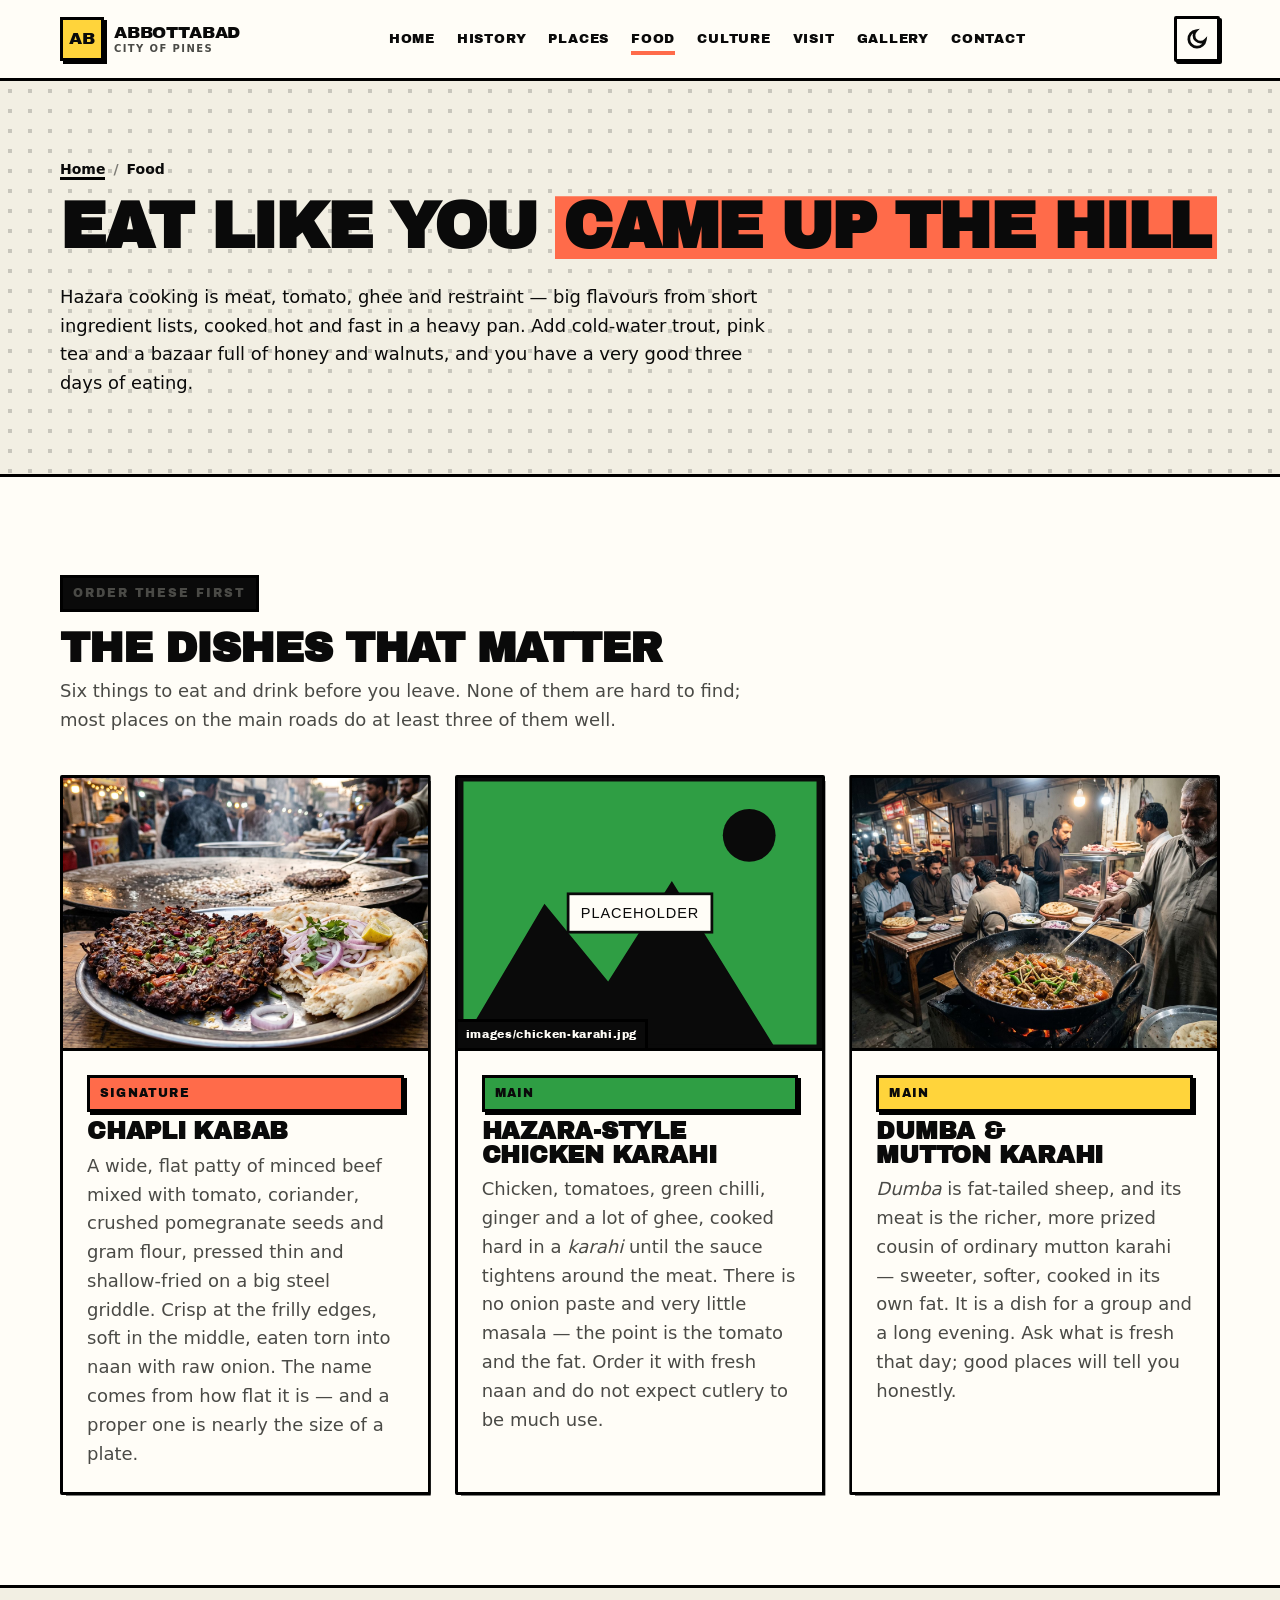
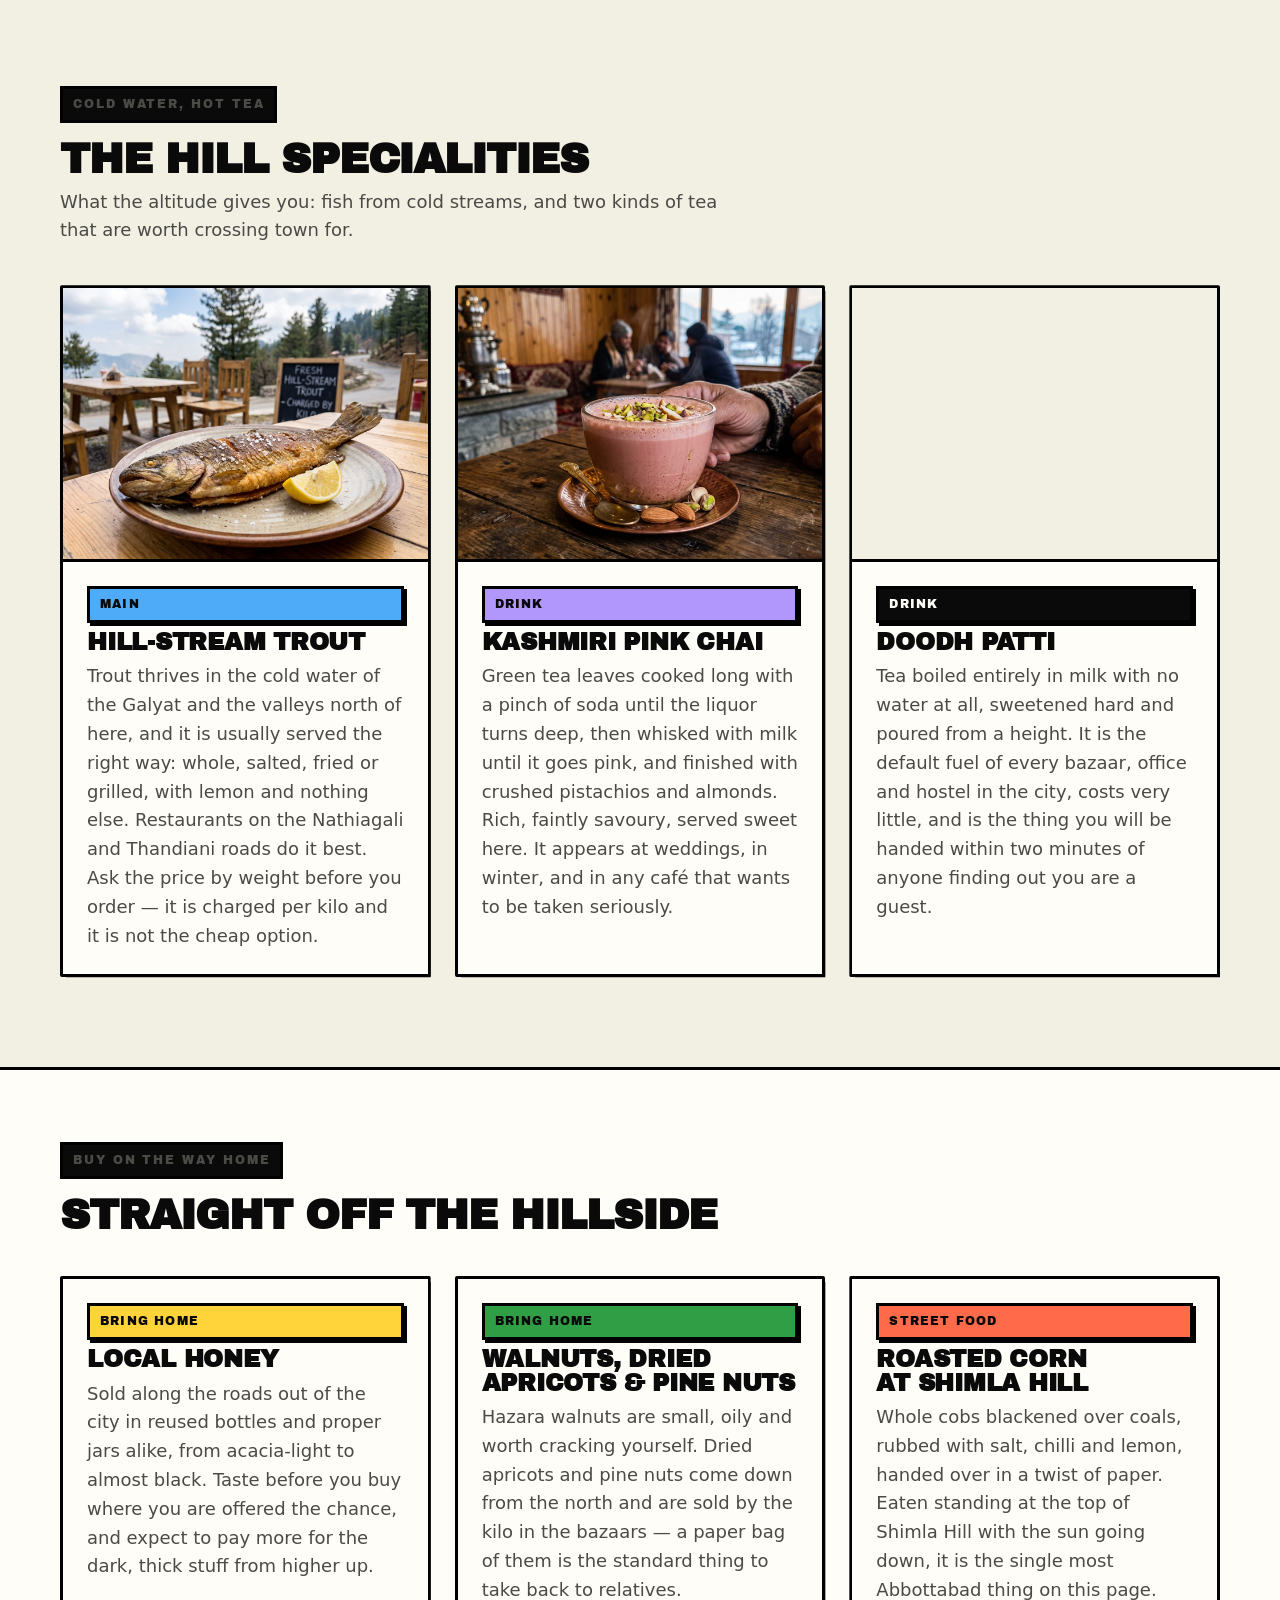
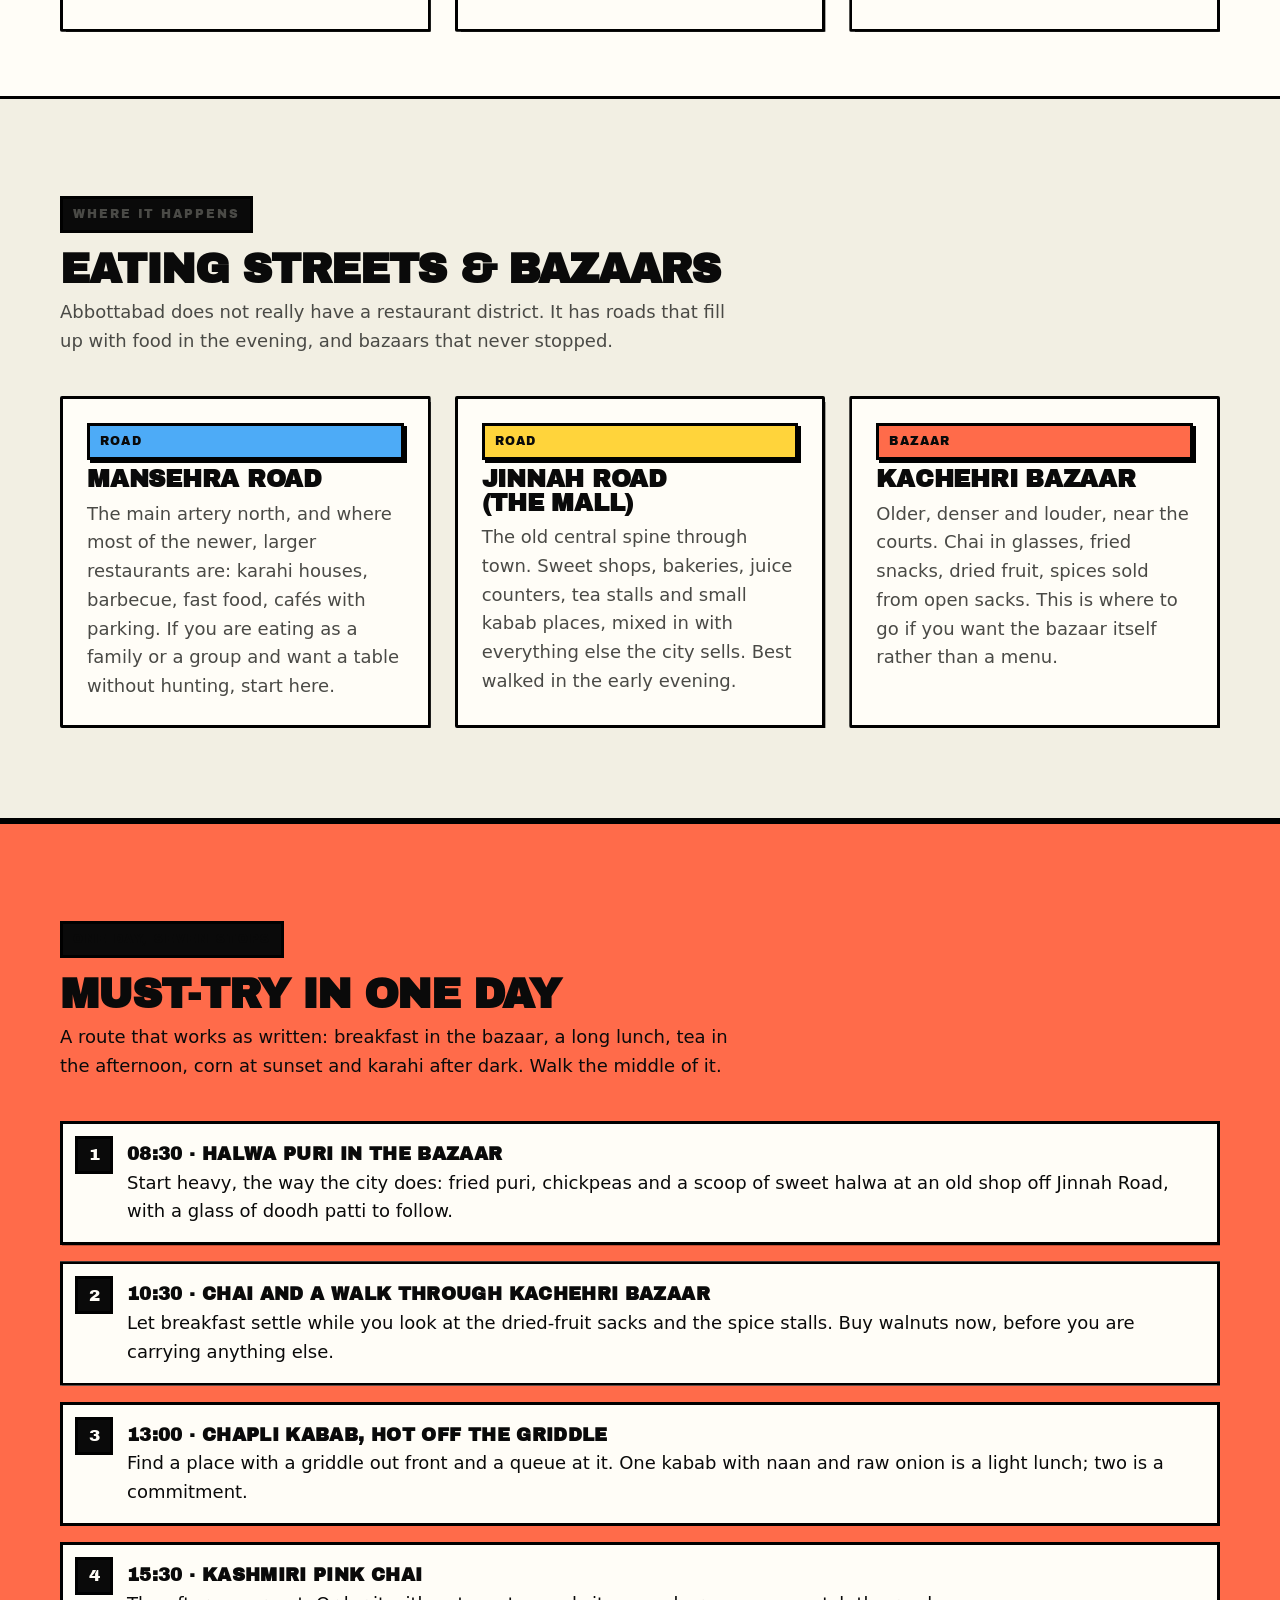
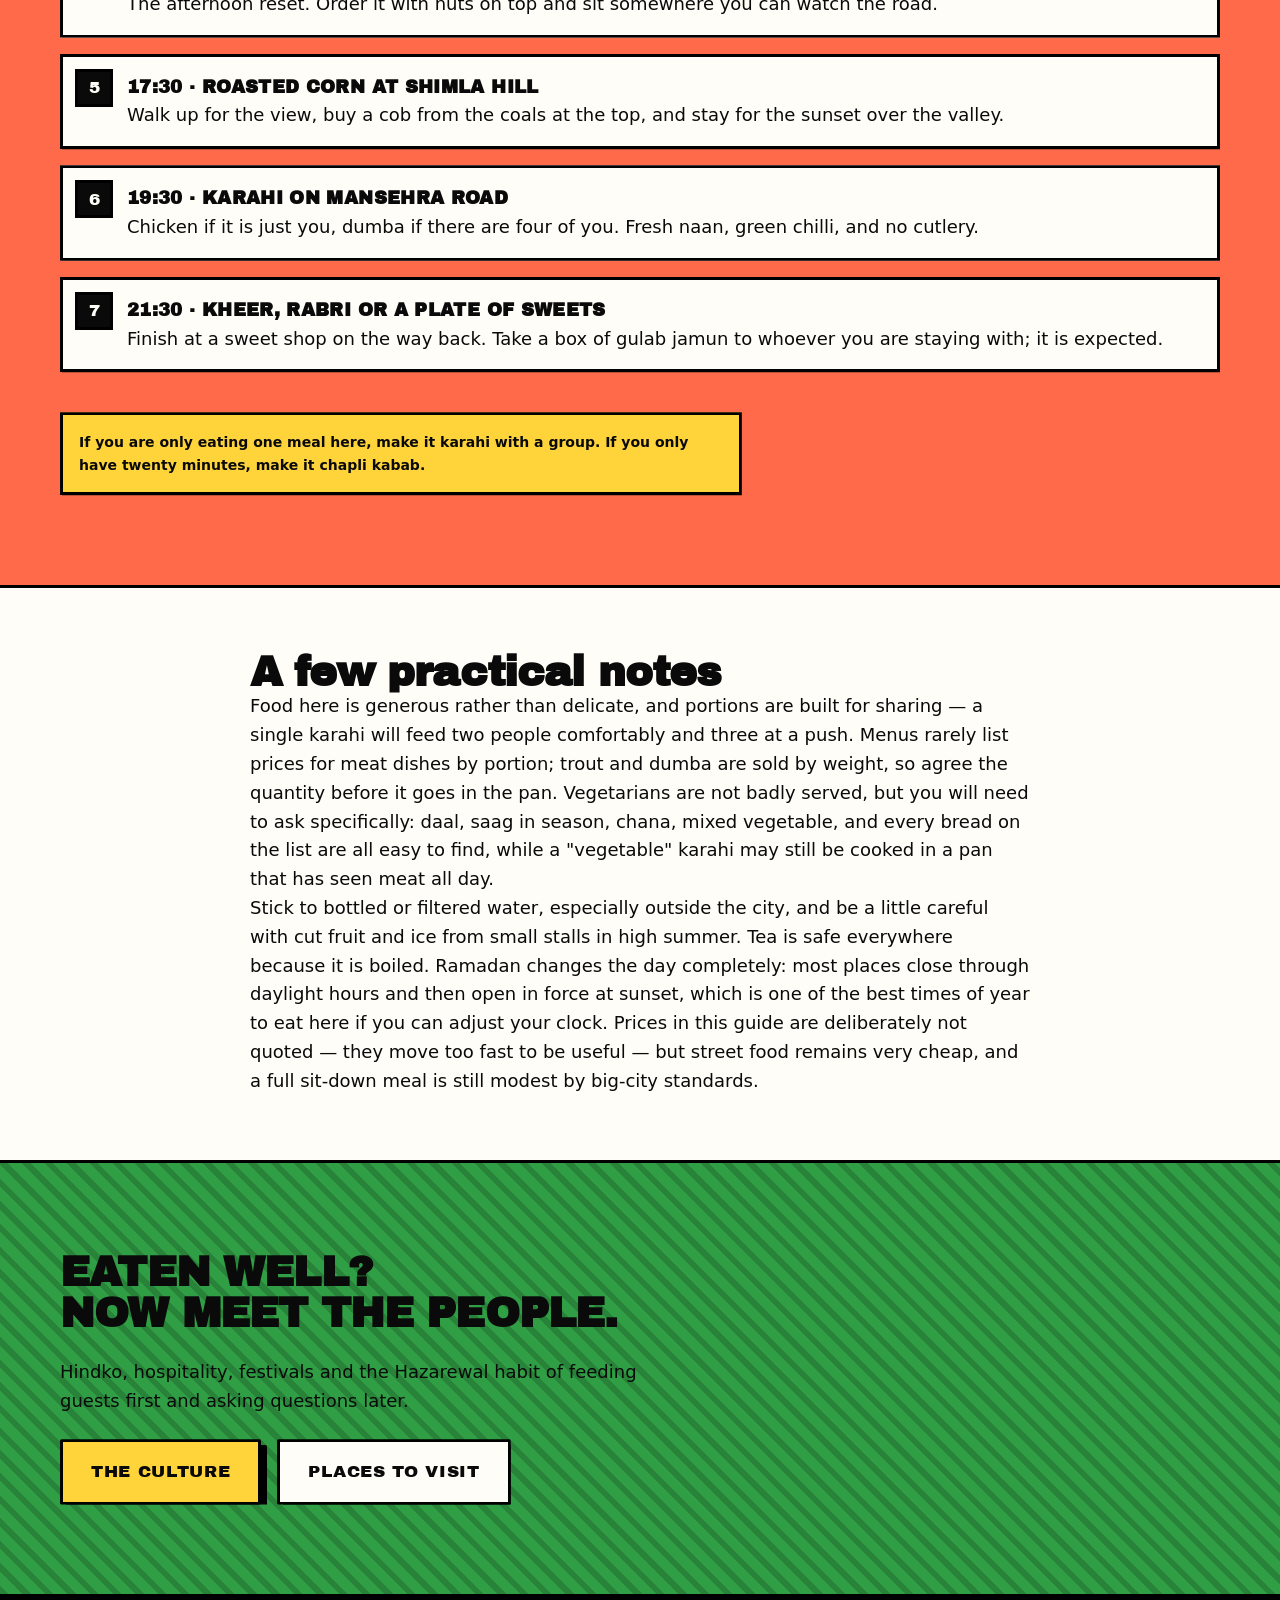
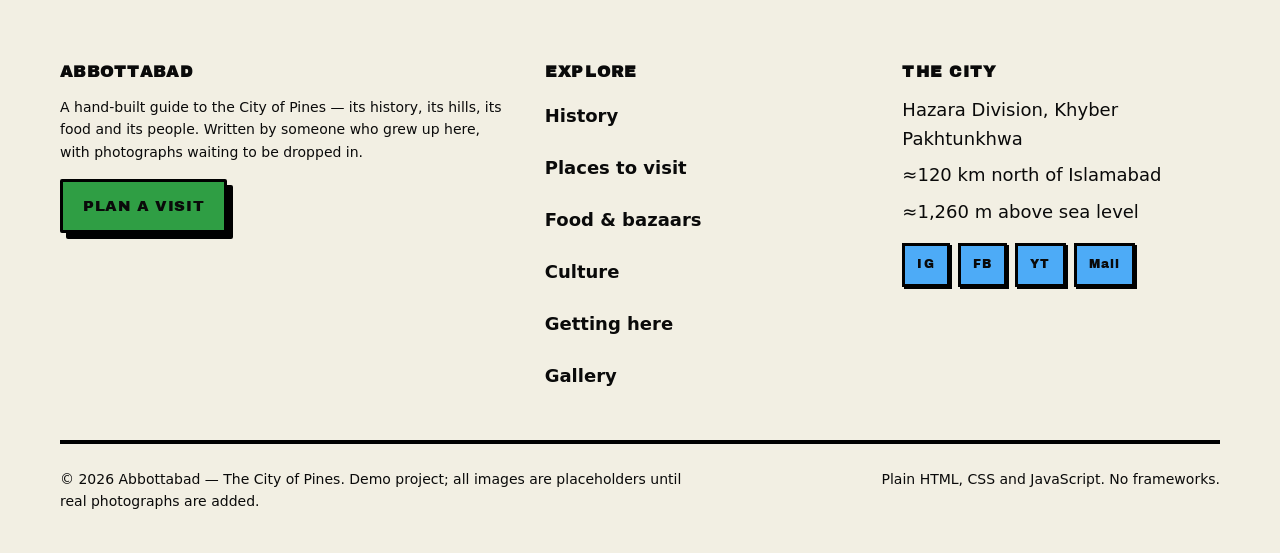
<file: food.html>
<!DOCTYPE html>
<html lang="en">
<head>
<meta charset="utf-8">
<meta name="viewport" content="width=device-width, initial-scale=1">
<title>Food in Abbottabad — Chapli Kabab, Karahi, Trout & Pink Chai</title>
<meta name="description" content="What to eat in Abbottabad, Pakistan: chapli kabab, dumba karahi, hill-stream trout, pink Kashmiri chai and doodh patti, plus a one-day eating route.">
<link rel="canonical" href="https://abbottabad.vercel.app/food.html">
<meta name="theme-color" content="#FFFDF7">
<meta name="color-scheme" content="light dark">

<!-- Google Search Console ownership proof for https://abbottabad.vercel.app/ — do not
     remove: deleting it un-verifies the property and the reports stop updating. -->
<meta name="google-site-verification" content="ZLj5JyfGVkZuOGoyVob9YLSymhWogjXKklPgtE1fB5c">

<!-- Open Graph -->
<meta property="og:type" content="article">
<meta property="og:site_name" content="Abbottabad — The City of Pines">
<meta property="og:locale" content="en_GB">
<meta property="og:title" content="What to Eat in Abbottabad">
<meta property="og:description" content="What to eat in Abbottabad: chapli kabab, Hazara-style chicken and dumba karahi, hill-stream trout, pink Kashmiri chai, doodh patti, local honey and walnuts — plus a one-day eating route.">
<meta property="og:url" content="https://abbottabad.vercel.app/food.html">
<meta property="og:image" content="https://abbottabad.vercel.app/images/og-cover.png">
<meta property="og:image:alt" content="Abbottabad, the City of Pines — pine ridges and a mustard sun on a bold typographic card.">
<meta property="og:image:type" content="image/png">
<meta property="og:image:width" content="1200">
<meta property="og:image:height" content="630">

<!-- Twitter -->
<meta name="twitter:card" content="summary_large_image">
<meta name="twitter:title" content="What to Eat in Abbottabad">
<meta name="twitter:description" content="What to eat in Abbottabad: chapli kabab, Hazara-style chicken and dumba karahi, hill-stream trout, pink Kashmiri chai, doodh patti, local honey and walnuts — plus a one-day eating route.">
<meta name="twitter:image" content="https://abbottabad.vercel.app/images/og-cover.png">

<link rel="icon" href="favicon.svg" type="image/svg+xml">
<link rel="preconnect" href="https://fonts.googleapis.com">
<link rel="preconnect" href="https://fonts.gstatic.com" crossorigin>
<link rel="stylesheet" href="https://fonts.googleapis.com/css2?family=Archivo+Black&display=swap">
<link rel="stylesheet" href="css/style.css?v=1">

<!-- Runs before first paint: flags JS and applies the saved / system theme
     so the page never flashes the wrong colours. -->
<script>
(function () {
  var h = document.documentElement;
  h.classList.add('js');
  var t = null;
  try { t = localStorage.getItem('ab-theme'); } catch (e) {}
  if (!t) t = window.matchMedia('(prefers-color-scheme: dark)').matches ? 'dark' : 'light';
  h.setAttribute('data-theme', t);
})();
</script>

<script type="application/ld+json">
{
  "@context": "https://schema.org",
  "@type": "Place",
  "name": "Abbottabad food guide",
  "description": "A guide to the food of Abbottabad and the Hazara region, from chapli kabab and karahi to pink Kashmiri chai.",
  "url": "https://abbottabad.vercel.app/",
  "address": {
    "@type": "PostalAddress",
    "addressLocality": "Abbottabad",
    "addressRegion": "Khyber Pakhtunkhwa",
    "addressCountry": "PK"
  },
  "geo": {
    "@type": "GeoCoordinates",
    "latitude": 34.1463,
    "longitude": 73.2117
  }
}
</script>
</head>

<body>
<a class="skip" href="#main">Skip to content</a>

<div class="progress" aria-hidden="true"><span class="progress__bar" id="progressBar"></span></div>

<header class="nav">
  <div class="nav__inner shell">
    <a class="brand" href="index.html">
      <span class="brand__mark" aria-hidden="true">AB</span>
      <span class="brand__txt">Abbottabad<small>City of Pines</small></span>
    </a>

    <nav class="nav__links" aria-label="Main">
      <ul class="nav__list">
        <li><a class="nav__link" href="index.html">Home</a></li>
        <li><a class="nav__link" href="history.html">History</a></li>
        <li><a class="nav__link" href="places.html">Places</a></li>
        <li><a class="nav__link" href="food.html" aria-current="page">Food</a></li>
        <li><a class="nav__link" href="culture.html">Culture</a></li>
        <li><a class="nav__link" href="visit.html">Visit</a></li>
        <li><a class="nav__link" href="gallery.html">Gallery</a></li>
        <li><a class="nav__link" href="contact.html">Contact</a></li>
      </ul>
    </nav>

    <div class="nav__tools">
      <button class="icon-btn" id="themeToggle" type="button" aria-pressed="false" aria-label="Switch to dark mode">
        <svg viewBox="0 0 24 24" aria-hidden="true"><path d="M21 13.2A9 9 0 1 1 10.8 3a7 7 0 0 0 10.2 10.2Z"/></svg>
      </button>
      <button class="icon-btn nav__burger" id="burger" type="button" aria-expanded="false" aria-controls="drawer" aria-label="Open menu">
        <svg viewBox="0 0 24 24" aria-hidden="true"><path d="M3 6h18M3 12h18M3 18h18"/></svg>
      </button>
    </div>
  </div>
</header>

<aside class="drawer" id="drawer" aria-label="Site menu" hidden>
  <div class="drawer__head">
    <span class="drawer__title">Menu</span>
    <button class="icon-btn" id="drawerClose" type="button" aria-label="Close menu">
      <svg viewBox="0 0 24 24" aria-hidden="true"><path d="M5 5l14 14M19 5 5 19"/></svg>
    </button>
  </div>
  <ul class="drawer__list" id="drawerList"></ul>
  <p class="drawer__foot small">Hazara Division · Khyber Pakhtunkhwa · Pakistan</p>
</aside>

<main id="main">

  <!-- ================= PAGE HEADER ================= -->
  <section class="phead pattern-dots u-tomato">
    <div class="shell">
      <nav aria-label="Breadcrumb">
        <ol class="crumbs">
          <li><a href="index.html">Home</a></li>
          <li aria-current="page">Food</li>
        </ol>
      </nav>
      <h1 class="phead__title" data-reveal="up">Eat like you <mark>came up the hill</mark></h1>
      <p class="phead__lede" data-reveal="up" data-reveal-delay="80">
        Hazara cooking is meat, tomato, ghee and restraint — big flavours from short ingredient
        lists, cooked hot and fast in a heavy pan. Add cold-water trout, pink tea and a bazaar full
        of honey and walnuts, and you have a very good three days of eating.
      </p>
    </div>
  </section>

  <!-- ================= THE DISHES ================= -->
  <section class="section" aria-labelledby="dishes-h">
    <div class="shell">
      <div class="sec-head">
        <div class="sec-head__text">
          <p class="eyebrow">Order these first</p>
          <h2 id="dishes-h">The dishes that matter</h2>
          <p>Six things to eat and drink before you leave. None of them are hard to find; most
            places on the main roads do at least three of them well.</p>
        </div>
      </div>

      <div class="grid grid--3" data-stagger>
        <article class="card card--flush u-tomato" data-reveal="up">
          <div class="frame frame--4x3">
            <img src="images/chapli-kabab.jpg" alt="A chapli kabab on a steel plate with naan, sliced onion and lemon, the stall's wide griddle steaming behind it." width="800" height="600" loading="lazy" decoding="async">
          </div>
          <div class="card__body">
            <span class="badge u-tomato">Signature</span>
            <h3>Chapli kabab</h3>
            <p>A wide, flat patty of minced beef mixed with tomato, coriander, crushed pomegranate
              seeds and gram flour, pressed thin and shallow-fried on a big steel griddle. Crisp at
              the frilly edges, soft in the middle, eaten torn into naan with raw onion. The name
              comes from how flat it is — and a proper one is nearly the size of a plate.</p>
          </div>
        </article>

        <article class="card card--flush u-pine" data-reveal="up">
          <div class="frame frame--4x3">
            <img src="images/ph-pine.svg" alt="Chicken karahi bubbling in a heavy wok-shaped pan." width="800" height="600" loading="lazy" decoding="async">
            <span class="frame__tag">images/chicken-karahi.jpg</span>
          </div>
          <div class="card__body">
            <span class="badge u-pine">Main</span>
            <h3>Hazara-style chicken karahi</h3>
            <p>Chicken, tomatoes, green chilli, ginger and a lot of ghee, cooked hard in a
              <em>karahi</em> until the sauce tightens around the meat. There is no onion paste and
              very little masala — the point is the tomato and the fat. Order it with fresh naan and
              do not expect cutlery to be much use.</p>
          </div>
        </article>

        <article class="card card--flush u-mustard" data-reveal="up">
          <div class="frame frame--4x3">
            <img src="images/dumba-karahi.jpg" alt="A wide karahi of mutton and green chillies bubbling over an open flame at a street kitchen, naan and plates waiting on the counter and customers crowding round." width="800" height="600" loading="lazy" decoding="async">
          </div>
          <div class="card__body">
            <span class="badge u-mustard">Main</span>
            <h3>Dumba &amp; mutton karahi</h3>
            <p><em>Dumba</em> is fat-tailed sheep, and its meat is the richer, more prized cousin of
              ordinary mutton karahi — sweeter, softer, cooked in its own fat. It is a dish for a
              group and a long evening. Ask what is fresh that day; good places will tell you
              honestly.</p>
          </div>
        </article>
      </div>
    </div>
  </section>

  <!-- ================= TROUT + TEA ================= -->
  <section class="section section--band" aria-labelledby="tea-h">
    <div class="shell">
      <div class="sec-head">
        <div class="sec-head__text">
          <p class="eyebrow">Cold water, hot tea</p>
          <h2 id="tea-h">The hill specialities</h2>
          <p>What the altitude gives you: fish from cold streams, and two kinds of tea that are
            worth crossing town for.</p>
        </div>
      </div>

      <div class="grid grid--3" data-stagger>
        <article class="card card--flush u-sky" data-reveal="up">
          <div class="frame frame--4x3">
            <img src="images/trout.jpg" alt="A whole grilled hill-stream trout on a clay plate with a wedge of lemon, on a wooden table beside a chalkboard offering fresh trout charged by the kilo." width="800" height="600" loading="lazy" decoding="async">
          </div>
          <div class="card__body">
            <span class="badge u-sky">Main</span>
            <h3>Hill-stream trout</h3>
            <p>Trout thrives in the cold water of the Galyat and the valleys north of here, and it is
              usually served the right way: whole, salted, fried or grilled, with lemon and nothing
              else. Restaurants on the Nathiagali and Thandiani roads do it best. Ask the price by
              weight before you order — it is charged per kilo and it is not the cheap option.</p>
          </div>
        </article>

        <article class="card card--flush u-lilac" data-reveal="up">
          <div class="frame frame--4x3">
            <img src="images/pink-chai.jpg" alt="A glass cup of pale pink Kashmiri chai topped with slivered pistachios and almonds, on a copper saucer." width="800" height="600" loading="lazy" decoding="async">
          </div>
          <div class="card__body">
            <span class="badge u-lilac">Drink</span>
            <h3>Kashmiri pink chai</h3>
            <p>Green tea leaves cooked long with a pinch of soda until the liquor turns deep, then
              whisked with milk until it goes pink, and finished with crushed pistachios and almonds.
              Rich, faintly savoury, served sweet here. It appears at weddings, in winter, and in any
              café that wants to be taken seriously.</p>
          </div>
        </article>

        <article class="card card--flush u-ink" data-reveal="up">
          <div class="frame frame--4x3">
            <img src="images/doodh-patti.jpg" alt="A tea-stall owner pouring doodh patti from a raised brass kettle into a glass, stacked pots and biscuits on the counter and Urdu signboards above." width="800" height="600" loading="lazy" decoding="async">
          </div>
          <div class="card__body">
            <span class="badge u-ink">Drink</span>
            <h3>Doodh patti</h3>
            <p>Tea boiled entirely in milk with no water at all, sweetened hard and poured from a
              height. It is the default fuel of every bazaar, office and hostel in the city, costs
              very little, and is the thing you will be handed within two minutes of anyone finding
              out you are a guest.</p>
          </div>
        </article>
      </div>
    </div>
  </section>

  <!-- ================= FROM THE HILLS ================= -->
  <section class="section section--tight" aria-labelledby="hills-h">
    <div class="shell">
      <div class="sec-head">
        <div class="sec-head__text">
          <p class="eyebrow">Buy on the way home</p>
          <h2 id="hills-h">Straight off the hillside</h2>
        </div>
      </div>
      <div class="grid grid--3" data-stagger>
        <article class="card u-mustard" data-reveal="up">
          <div class="card__body">
            <span class="badge u-mustard">Bring home</span>
            <h3>Local honey</h3>
            <p>Sold along the roads out of the city in reused bottles and proper jars alike, from
              acacia-light to almost black. Taste before you buy where you are offered the chance,
              and expect to pay more for the dark, thick stuff from higher up.</p>
          </div>
        </article>
        <article class="card u-pine" data-reveal="up">
          <div class="card__body">
            <span class="badge u-pine">Bring home</span>
            <h3>Walnuts, dried apricots &amp; pine nuts</h3>
            <p>Hazara walnuts are small, oily and worth cracking yourself. Dried apricots and pine
              nuts come down from the north and are sold by the kilo in the bazaars — a paper bag of
              them is the standard thing to take back to relatives.</p>
          </div>
        </article>
        <article class="card u-tomato" data-reveal="up">
          <div class="card__body">
            <span class="badge u-tomato">Street food</span>
            <h3>Roasted corn at Shimla Hill</h3>
            <p>Whole cobs blackened over coals, rubbed with salt, chilli and lemon, handed over in a
              twist of paper. Eaten standing at the top of Shimla Hill with the sun going down, it is
              the single most Abbottabad thing on this page.</p>
          </div>
        </article>
      </div>
    </div>
  </section>

  <!-- ================= WHERE TO EAT ================= -->
  <section class="section section--band" aria-labelledby="streets-h">
    <div class="shell">
      <div class="sec-head">
        <div class="sec-head__text">
          <p class="eyebrow">Where it happens</p>
          <h2 id="streets-h">Eating streets &amp; bazaars</h2>
          <p>Abbottabad does not really have a restaurant district. It has roads that fill up with
            food in the evening, and bazaars that never stopped.</p>
        </div>
      </div>

      <div class="grid grid--3" data-stagger>
        <article class="card" data-reveal="up">
          <div class="card__body">
            <span class="badge u-sky">Road</span>
            <h3>Mansehra Road</h3>
            <p>The main artery north, and where most of the newer, larger restaurants are: karahi
              houses, barbecue, fast food, cafés with parking. If you are eating as a family or a
              group and want a table without hunting, start here.</p>
          </div>
        </article>
        <article class="card" data-reveal="up">
          <div class="card__body">
            <span class="badge u-mustard">Road</span>
            <h3>Jinnah Road (The Mall)</h3>
            <p>The old central spine through town. Sweet shops, bakeries, juice counters, tea stalls
              and small kabab places, mixed in with everything else the city sells. Best walked in
              the early evening.</p>
          </div>
        </article>
        <article class="card" data-reveal="up">
          <div class="card__body">
            <span class="badge u-tomato">Bazaar</span>
            <h3>Kachehri Bazaar</h3>
            <p>Older, denser and louder, near the courts. Chai in glasses, fried snacks, dried
              fruit, spices sold from open sacks. This is where to go if you want the bazaar itself
              rather than a menu.</p>
          </div>
        </article>
      </div>
    </div>
  </section>

  <!-- ================= ONE-DAY ROUTE ================= -->
  <section class="section section--accent u-tomato" aria-labelledby="route-h">
    <div class="shell">
      <div class="sec-head">
        <div class="sec-head__text">
          <p class="eyebrow">One day, seven stops</p>
          <h2 id="route-h">Must-try in one day</h2>
          <p>A route that works as written: breakfast in the bazaar, a long lunch, tea in the
            afternoon, corn at sunset and karahi after dark. Walk the middle of it.</p>
        </div>
      </div>

      <ol class="route" data-stagger>
        <li class="route__item" data-reveal="up">
          <strong>08:30 · Halwa puri in the bazaar</strong>
          Start heavy, the way the city does: fried puri, chickpeas and a scoop of sweet halwa at an
          old shop off Jinnah Road, with a glass of doodh patti to follow.
        </li>
        <li class="route__item" data-reveal="up">
          <strong>10:30 · Chai and a walk through Kachehri Bazaar</strong>
          Let breakfast settle while you look at the dried-fruit sacks and the spice stalls. Buy
          walnuts now, before you are carrying anything else.
        </li>
        <li class="route__item" data-reveal="up">
          <strong>13:00 · Chapli kabab, hot off the griddle</strong>
          Find a place with a griddle out front and a queue at it. One kabab with naan and raw onion
          is a light lunch; two is a commitment.
        </li>
        <li class="route__item" data-reveal="up">
          <strong>15:30 · Kashmiri pink chai</strong>
          The afternoon reset. Order it with nuts on top and sit somewhere you can watch the road.
        </li>
        <li class="route__item" data-reveal="up">
          <strong>17:30 · Roasted corn at Shimla Hill</strong>
          Walk up for the view, buy a cob from the coals at the top, and stay for the sunset over
          the valley.
        </li>
        <li class="route__item" data-reveal="up">
          <strong>19:30 · Karahi on Mansehra Road</strong>
          Chicken if it is just you, dumba if there are four of you. Fresh naan, green chilli, and
          no cutlery.
        </li>
        <li class="route__item" data-reveal="up">
          <strong>21:30 · Kheer, rabri or a plate of sweets</strong>
          Finish at a sweet shop on the way back. Take a box of gulab jamun to whoever you are
          staying with; it is expected.
        </li>
      </ol>

      <p class="notice mt-5" data-reveal="up">If you are only eating one meal here, make it karahi
        with a group. If you only have twenty minutes, make it chapli kabab.</p>
    </div>
  </section>

  <!-- ================= PRACTICAL NOTES ================= -->
  <section class="section section--tight" aria-labelledby="notes-h">
    <div class="shell shell--narrow">
      <h2 id="notes-h" data-reveal="up">A few practical notes</h2>
      <p class="measure" data-reveal="up">Food here is generous rather than delicate, and portions
        are built for sharing — a single karahi will feed two people comfortably and three at a
        push. Menus rarely list prices for meat dishes by portion; trout and dumba are sold by
        weight, so agree the quantity before it goes in the pan. Vegetarians are not badly served,
        but you will need to ask specifically: daal, saag in season, chana, mixed vegetable, and
        every bread on the list are all easy to find, while a "vegetable" karahi may still be cooked
        in a pan that has seen meat all day.</p>
      <p class="measure" data-reveal="up" data-reveal-delay="80">Stick to bottled or filtered water,
        especially outside the city, and be a little careful with cut fruit and ice from small
        stalls in high summer. Tea is safe everywhere because it is boiled. Ramadan changes the day
        completely: most places close through daylight hours and then open in force at sunset, which
        is one of the best times of year to eat here if you can adjust your clock. Prices in this
        guide are deliberately not quoted — they move too fast to be useful — but street food remains
        very cheap, and a full sit-down meal is still modest by big-city standards.</p>
    </div>
  </section>

  <!-- ================= CTA ================= -->
  <section class="cta pattern-stripes" aria-labelledby="food-cta-h">
    <div class="shell cta__inner">
      <h2 id="food-cta-h" data-reveal="up">Eaten well?<br>Now meet the people.</h2>
      <p data-reveal="up" data-reveal-delay="80">Hindko, hospitality, festivals and the Hazarewal
        habit of feeding guests first and asking questions later.</p>
      <div class="cluster" data-reveal="up" data-reveal-delay="160">
        <a class="btn btn--mustard btn--lg" href="culture.html">The culture</a>
        <a class="btn btn--lg" href="places.html">Places to visit</a>
      </div>
    </div>
  </section>





</main>

<footer class="footer">
  <div class="shell">
    <div class="footer__grid">
      <div>
        <h2>Abbottabad</h2>
        <p class="small measure">A hand-built guide to the City of Pines — its history, its hills,
          its food and its people. Written by someone who grew up here, with photographs waiting to
          be dropped in.</p>
        <p class="mt-3"><a class="btn btn--pine" href="visit.html">Plan a visit</a></p>
      </div>
      <div>
        <h3>Explore</h3>
        <ul class="footer__list">
          <li><a href="history.html">History</a></li>
          <li><a href="places.html">Places to visit</a></li>
          <li><a href="food.html">Food &amp; bazaars</a></li>
          <li><a href="culture.html">Culture</a></li>
          <li><a href="visit.html">Getting here</a></li>
          <li><a href="gallery.html">Gallery</a></li>
        </ul>
      </div>
      <div>
        <h3>The city</h3>
        <ul class="footer__list">
          <li>Hazara Division, Khyber Pakhtunkhwa</li>
          <li>≈120 km north of Islamabad</li>
          <li>≈1,260 m above sea level</li>
        </ul>
        <div class="social mt-3 u-sky" aria-label="Social links (demo)">
          <a href="contact.html" aria-label="Instagram (demo link)">IG</a>
          <a href="contact.html" aria-label="Facebook (demo link)">FB</a>
          <a href="contact.html" aria-label="YouTube (demo link)">YT</a>
          <a href="contact.html" aria-label="Email us">Mail</a>
        </div>
      </div>
    </div>

    <div class="footer__bottom">
      <p class="small">© <span data-year>2026</span> Abbottabad — The City of Pines. Demo project;
        all images are placeholders until real photographs are added.</p>
      <p class="small">Plain HTML, CSS and JavaScript. No frameworks.</p>
    </div>
  </div>
</footer>

<a class="totop icon-btn icon-btn--lg u-mustard" id="toTop" href="#top" aria-label="Back to top">
  <svg viewBox="0 0 24 24" aria-hidden="true"><path d="M12 20V5M5 12l7-7 7 7"/></svg>
</a>

<script src="js/main.js?v=1" defer></script>
</body>
</html>
</file>
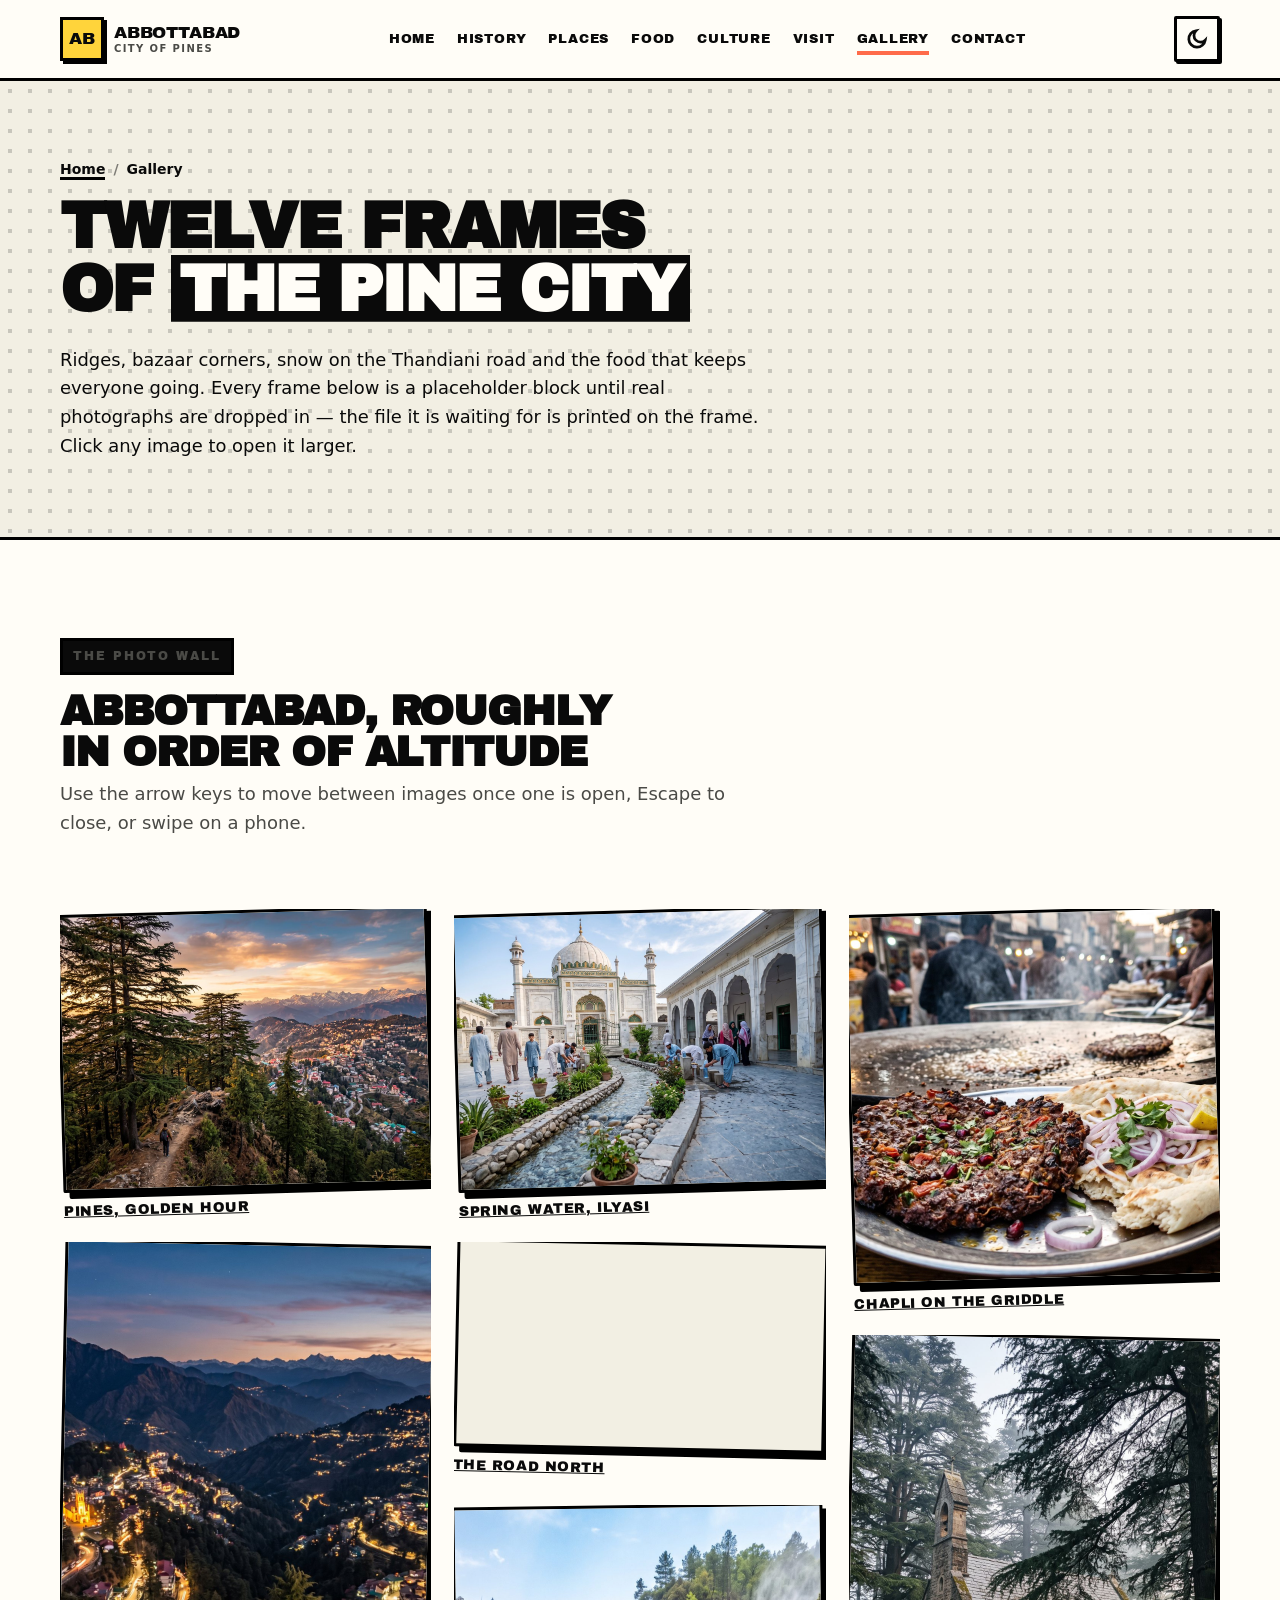
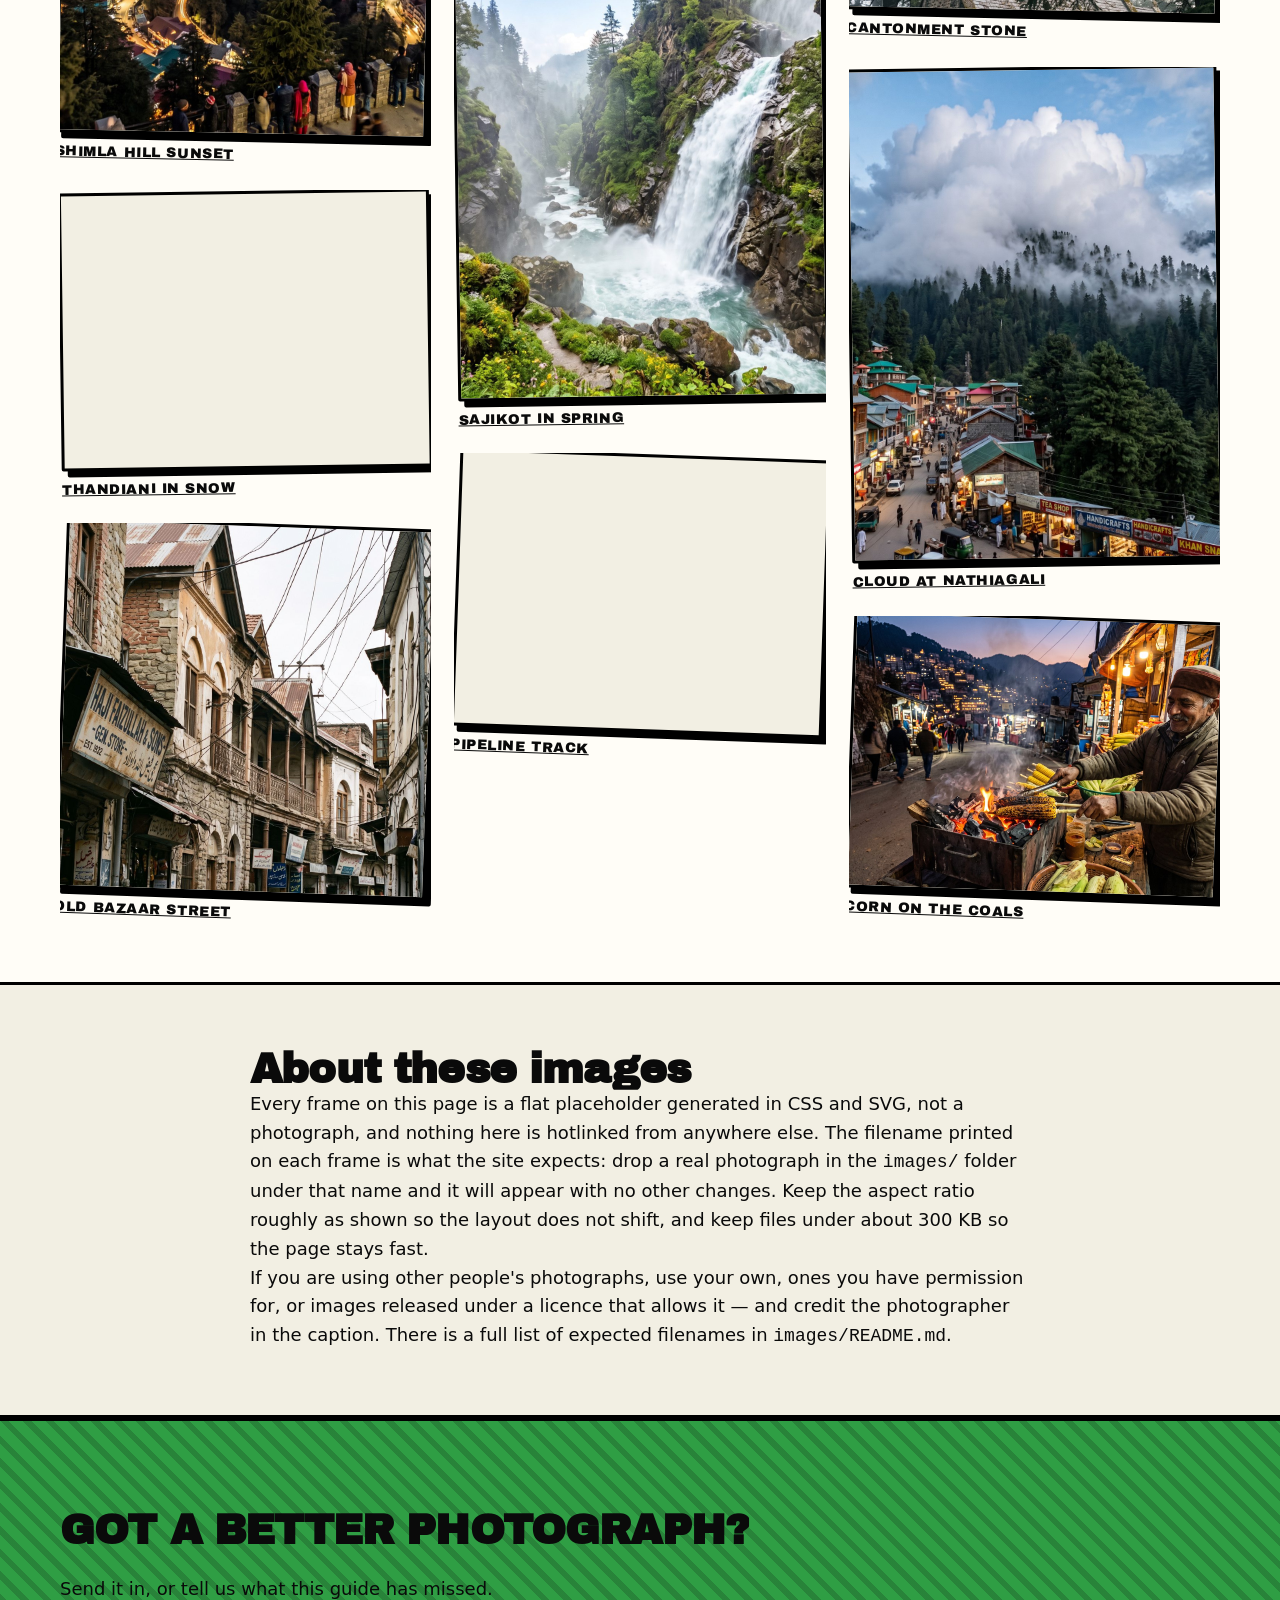
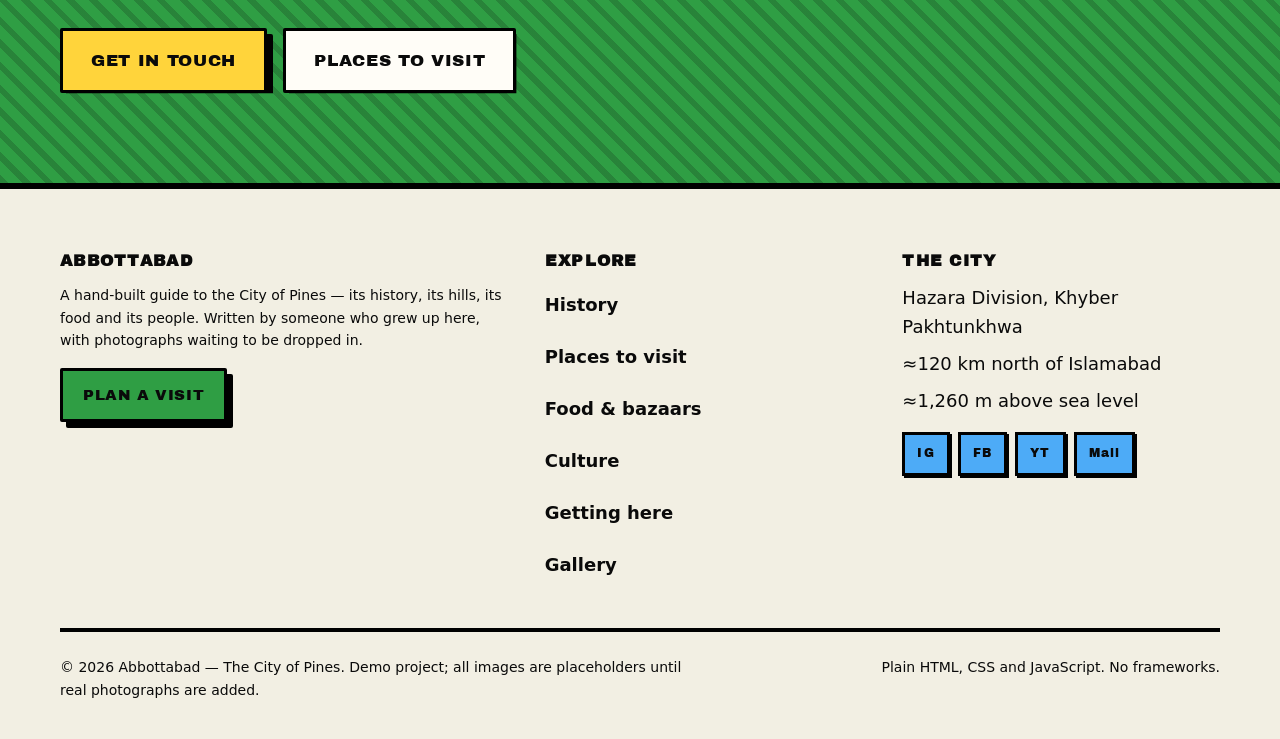
<file: gallery.html>
<!DOCTYPE html>
<html lang="en">
<head>
<meta charset="utf-8">
<meta name="viewport" content="width=device-width, initial-scale=1">
<title>Abbottabad Photo Gallery — Pines, Ridges, Bazaars & Snow</title>
<meta name="description" content="A photo wall of Abbottabad and the Hazara hills: pine ridges, Shimla Hill sunsets, bazaar corners and Thandiani snow, with a full-size lightbox.">
<link rel="canonical" href="https://abbottabad.vercel.app/gallery.html">
<meta name="theme-color" content="#FFFDF7">
<meta name="color-scheme" content="light dark">

<!-- Google Search Console ownership proof for https://abbottabad.vercel.app/ — do not
     remove: deleting it un-verifies the property and the reports stop updating. -->
<meta name="google-site-verification" content="ZLj5JyfGVkZuOGoyVob9YLSymhWogjXKklPgtE1fB5c">

<!-- Open Graph -->
<meta property="og:type" content="article">
<meta property="og:site_name" content="Abbottabad — The City of Pines">
<meta property="og:locale" content="en_GB">
<meta property="og:title" content="Abbottabad in Photographs">
<meta property="og:description" content="A photo wall of Abbottabad and the Hazara hills: pine ridges, Shimla Hill sunsets, bazaar corners, Thandiani snow and the road north — with a full-size lightbox.">
<meta property="og:url" content="https://abbottabad.vercel.app/gallery.html">
<meta property="og:image" content="https://abbottabad.vercel.app/images/og-cover.png">
<meta property="og:image:alt" content="Abbottabad, the City of Pines — pine ridges and a mustard sun on a bold typographic card.">
<meta property="og:image:type" content="image/png">
<meta property="og:image:width" content="1200">
<meta property="og:image:height" content="630">

<!-- Twitter -->
<meta name="twitter:card" content="summary_large_image">
<meta name="twitter:title" content="Abbottabad in Photographs">
<meta name="twitter:description" content="A photo wall of Abbottabad and the Hazara hills: pine ridges, Shimla Hill sunsets, bazaar corners, Thandiani snow and the road north — with a full-size lightbox.">
<meta name="twitter:image" content="https://abbottabad.vercel.app/images/og-cover.png">

<link rel="icon" href="favicon.svg" type="image/svg+xml">
<link rel="preconnect" href="https://fonts.googleapis.com">
<link rel="preconnect" href="https://fonts.gstatic.com" crossorigin>
<link rel="stylesheet" href="https://fonts.googleapis.com/css2?family=Archivo+Black&display=swap">
<link rel="stylesheet" href="css/style.css?v=1">

<!-- Runs before first paint: flags JS and applies the saved / system theme
     so the page never flashes the wrong colours. -->
<script>
(function () {
  var h = document.documentElement;
  h.classList.add('js');
  var t = null;
  try { t = localStorage.getItem('ab-theme'); } catch (e) {}
  if (!t) t = window.matchMedia('(prefers-color-scheme: dark)').matches ? 'dark' : 'light';
  h.setAttribute('data-theme', t);
})();
</script>

<script type="application/ld+json">
{
  "@context": "https://schema.org",
  "@type": "Place",
  "name": "Abbottabad photo gallery",
  "description": "Photographs of Abbottabad, the Galyat hill stations and the Hazara valley.",
  "url": "https://abbottabad.vercel.app/",
  "address": {
    "@type": "PostalAddress",
    "addressLocality": "Abbottabad",
    "addressRegion": "Khyber Pakhtunkhwa",
    "addressCountry": "PK"
  },
  "geo": {
    "@type": "GeoCoordinates",
    "latitude": 34.1463,
    "longitude": 73.2117
  }
}
</script>
</head>

<body>
<a class="skip" href="#main">Skip to content</a>

<div class="progress" aria-hidden="true"><span class="progress__bar" id="progressBar"></span></div>

<header class="nav">
  <div class="nav__inner shell">
    <a class="brand" href="index.html">
      <span class="brand__mark" aria-hidden="true">AB</span>
      <span class="brand__txt">Abbottabad<small>City of Pines</small></span>
    </a>

    <nav class="nav__links" aria-label="Main">
      <ul class="nav__list">
        <li><a class="nav__link" href="index.html">Home</a></li>
        <li><a class="nav__link" href="history.html">History</a></li>
        <li><a class="nav__link" href="places.html">Places</a></li>
        <li><a class="nav__link" href="food.html">Food</a></li>
        <li><a class="nav__link" href="culture.html">Culture</a></li>
        <li><a class="nav__link" href="visit.html">Visit</a></li>
        <li><a class="nav__link" href="gallery.html" aria-current="page">Gallery</a></li>
        <li><a class="nav__link" href="contact.html">Contact</a></li>
      </ul>
    </nav>

    <div class="nav__tools">
      <button class="icon-btn" id="themeToggle" type="button" aria-pressed="false" aria-label="Switch to dark mode">
        <svg viewBox="0 0 24 24" aria-hidden="true"><path d="M21 13.2A9 9 0 1 1 10.8 3a7 7 0 0 0 10.2 10.2Z"/></svg>
      </button>
      <button class="icon-btn nav__burger" id="burger" type="button" aria-expanded="false" aria-controls="drawer" aria-label="Open menu">
        <svg viewBox="0 0 24 24" aria-hidden="true"><path d="M3 6h18M3 12h18M3 18h18"/></svg>
      </button>
    </div>
  </div>
</header>

<aside class="drawer" id="drawer" aria-label="Site menu" hidden>
  <div class="drawer__head">
    <span class="drawer__title">Menu</span>
    <button class="icon-btn" id="drawerClose" type="button" aria-label="Close menu">
      <svg viewBox="0 0 24 24" aria-hidden="true"><path d="M5 5l14 14M19 5 5 19"/></svg>
    </button>
  </div>
  <ul class="drawer__list" id="drawerList"></ul>
  <p class="drawer__foot small">Hazara Division · Khyber Pakhtunkhwa · Pakistan</p>
</aside>

<main id="main">

  <!-- ================= PAGE HEADER ================= -->
  <section class="phead pattern-dots u-ink">
    <div class="shell">
      <nav aria-label="Breadcrumb">
        <ol class="crumbs">
          <li><a href="index.html">Home</a></li>
          <li aria-current="page">Gallery</li>
        </ol>
      </nav>
      <h1 class="phead__title" data-reveal="up">Twelve frames of <mark>the pine city</mark></h1>
      <p class="phead__lede" data-reveal="up" data-reveal-delay="80">
        Ridges, bazaar corners, snow on the Thandiani road and the food that keeps everyone going.
        Every frame below is a placeholder block until real photographs are dropped in — the file it
        is waiting for is printed on the frame. Click any image to open it larger.
      </p>
    </div>
  </section>

  <!-- ================= MASONRY ================= -->
  <section class="section" aria-labelledby="wall-h">
    <div class="shell">
      <div class="sec-head">
        <div class="sec-head__text">
          <p class="eyebrow">The photo wall</p>
          <h2 id="wall-h">Abbottabad, roughly in order of altitude</h2>
          <p>Use the arrow keys to move between images once one is open, Escape to close, or swipe on
            a phone.</p>
        </div>
      </div>

      <div class="masonry" data-stagger>
        <div class="masonry__item" data-reveal="up">
          <a class="tile" href="images/g-pines-golden-hour.jpg" data-lb data-lb-caption="Deodar pines above the city, an hour before sunset.">
            <div class="frame frame--4x3">
              <img src="images/g-pines-golden-hour.jpg" alt="Deodar pines above the city, an hour before sunset." width="800" height="600" loading="lazy" decoding="async">
            </div>
            <span class="tile__cap">Pines, golden hour</span>
          </a>
        </div>

        <div class="masonry__item" data-reveal="up">
          <a class="tile" href="images/g-shimla-sunset.jpg" data-lb data-lb-caption="The valley from the top of Shimla Hill as the lights come on.">
            <div class="frame frame--3x4">
              <img src="images/g-shimla-sunset.jpg" alt="The valley from the top of Shimla Hill as the lights come on." width="600" height="800" loading="lazy" decoding="async">
            </div>
            <span class="tile__cap">Shimla Hill sunset</span>
          </a>
        </div>

        <div class="masonry__item" data-reveal="up">
          <a class="tile" href="images/g-thandiani-snow.jpg" data-lb data-lb-caption="Snow banked along the forest road up to Thandiani.">
            <div class="frame frame--4x3">
              <img src="images/g-thandiani-snow.jpg" alt="Snow banked along the forest road up to Thandiani." width="800" height="600" loading="lazy" decoding="async">
            </div>
            <span class="tile__cap">Thandiani in snow</span>
          </a>
        </div>

        <div class="masonry__item" data-reveal="up">
          <a class="tile" href="images/g-old-street.jpg" data-lb data-lb-caption="Stone and timber shopfronts leaning over a narrow bazaar street, Urdu signboards and a tangle of wires overhead.">
            <div class="frame frame--1x1">
              <img src="images/g-old-street.jpg" alt="Old stone and timber shopfronts with fretwork balconies along a narrow bazaar street, Urdu signboards and a tangle of overhead wires." width="700" height="700" loading="lazy" decoding="async">
            </div>
            <span class="tile__cap">Old bazaar street</span>
          </a>
        </div>

        <div class="masonry__item" data-reveal="up">
          <a class="tile" href="images/g-ilyasi-spring.jpg" data-lb data-lb-caption="Cold spring water running through the courtyard at Ilyasi Masjid.">
            <div class="frame frame--4x3">
              <img src="images/g-ilyasi-spring.jpg" alt="Cold spring water running through the courtyard at Ilyasi Masjid." width="800" height="600" loading="lazy" decoding="async">
            </div>
            <span class="tile__cap">Spring water, Ilyasi</span>
          </a>
        </div>

        <div class="masonry__item" data-reveal="up">
          <a class="tile" href="images/g-road-north.jpg" data-lb data-lb-caption="The Karakoram Highway curving north out of the Hazara valley.">
            <div class="frame frame--16x9">
              <img src="images/g-road-north.jpg" alt="The Karakoram Highway curving north out of the Hazara valley." width="960" height="540" loading="lazy" decoding="async">
            </div>
            <span class="tile__cap">The road north</span>
          </a>
        </div>
        <div class="masonry__item" data-reveal="up">
          <a class="tile" href="images/g-sajikot-flood.jpg" data-lb data-lb-caption="Sajikot Waterfall in full spring flow, spray filling the gorge.">
            <div class="frame frame--3x4">
              <img src="images/g-sajikot-flood.jpg" alt="Sajikot Waterfall in full spring flow, spray filling the gorge." width="600" height="800" loading="lazy" decoding="async">
            </div>
            <span class="tile__cap">Sajikot in spring</span>
          </a>
        </div>

        <div class="masonry__item" data-reveal="up">
          <a class="tile" href="images/g-pipeline-ferns.jpg" data-lb data-lb-caption="Ferns and moss along the level forest path of the Pipeline Track.">
            <div class="frame frame--4x3">
              <img src="images/g-pipeline-ferns.jpg" alt="Ferns and moss along the level forest path of the Pipeline Track." width="800" height="600" loading="lazy" decoding="async">
            </div>
            <span class="tile__cap">Pipeline Track</span>
          </a>
        </div>

        <div class="masonry__item" data-reveal="up">
          <a class="tile" href="images/g-chapli-griddle.jpg" data-lb data-lb-caption="A chapli kabab and naan on a steel plate, the stall's griddle steaming behind.">
            <div class="frame frame--1x1">
              <img src="images/g-chapli-griddle.jpg" alt="A chapli kabab and naan on a steel plate, the stall's wide griddle steaming behind." width="700" height="700" loading="lazy" decoding="async">
            </div>
            <span class="tile__cap">Chapli on the griddle</span>
          </a>
        </div>

        <div class="masonry__item" data-reveal="up">
          <a class="tile" href="images/stone-church.jpg" data-lb data-lb-caption="A colonial-era stone church behind its wall of old cantonment cedars.">
            <div class="frame frame--4x3">
              <img src="images/stone-church.jpg" alt="A colonial-era stone church with a bell tower, behind a wall of old cantonment cedars in mist." width="800" height="600" loading="lazy" decoding="async">
            </div>
            <span class="tile__cap">Cantonment stone</span>
          </a>
        </div>

        <div class="masonry__item" data-reveal="up">
          <a class="tile" href="images/g-nathiagali-cloud.jpg" data-lb data-lb-caption="Cloud sitting in the treetops above the bazaar at Nathiagali.">
            <div class="frame frame--3x4">
              <img src="images/g-nathiagali-cloud.jpg" alt="Cloud sitting in the treetops above the bazaar at Nathiagali." width="600" height="800" loading="lazy" decoding="async">
            </div>
            <span class="tile__cap">Cloud at Nathiagali</span>
          </a>
        </div>

        <div class="masonry__item" data-reveal="up">
          <a class="tile" href="images/g-corn-coals.jpg" data-lb data-lb-caption="Corn blackening over coals at a stall on Shimla Hill at dusk.">
            <div class="frame frame--4x3">
              <img src="images/g-corn-coals.jpg" alt="Corn blackening over coals at a stall on Shimla Hill at dusk." width="800" height="600" loading="lazy" decoding="async">
            </div>
            <span class="tile__cap">Corn on the coals</span>
          </a>
        </div>
      </div>
    </div>
  </section>

  <!-- ================= CREDITS NOTE ================= -->
  <section class="section section--tight section--band" aria-labelledby="cred-h">
    <div class="shell shell--narrow">
      <h2 id="cred-h" data-reveal="up">About these images</h2>
      <p class="measure" data-reveal="up">Every frame on this page is a flat placeholder generated in
        CSS and SVG, not a photograph, and nothing here is hotlinked from anywhere else. The filename
        printed on each frame is what the site expects: drop a real photograph in the
        <code>images/</code> folder under that name and it will appear with no other changes. Keep the
        aspect ratio roughly as shown so the layout does not shift, and keep files under about 300 KB
        so the page stays fast.</p>
      <p class="measure" data-reveal="up" data-reveal-delay="80">If you are using other people's
        photographs, use your own, ones you have permission for, or images released under a licence
        that allows it — and credit the photographer in the caption. There is a full list of expected
        filenames in <code>images/README.md</code>.</p>
    </div>
  </section>

  <!-- ================= LIGHTBOX (JS enhancement; links work without it) ======= -->
  <div class="lightbox" id="lightbox" role="dialog" aria-modal="true" aria-label="Image viewer" hidden>
    <div class="lightbox__bar">
      <p class="lightbox__counter" id="lbCounter" aria-live="polite">1 / 12</p>
      <button class="icon-btn" type="button" id="lbClose" aria-label="Close image viewer">
        <svg viewBox="0 0 24 24" width="22" height="22" fill="none" stroke="currentColor" stroke-width="3" aria-hidden="true"><path d="M5 5l14 14M19 5L5 19"/></svg>
      </button>
    </div>
    <div class="lightbox__stage">
      <figure class="lightbox__figure">
        <img id="lbImage" src="images/ph-pine.svg" alt="" width="1200" height="900" decoding="async">
        <figcaption class="lightbox__cap" id="lbCaption"></figcaption>
      </figure>
    </div>
    <div class="lightbox__nav">
      <button class="icon-btn icon-btn--lg" type="button" id="lbPrev" aria-label="Previous image">
        <svg viewBox="0 0 24 24" width="24" height="24" fill="none" stroke="currentColor" stroke-width="3" aria-hidden="true"><path d="M15 5l-7 7 7 7"/></svg>
      </button>
      <button class="icon-btn icon-btn--lg" type="button" id="lbNext" aria-label="Next image">
        <svg viewBox="0 0 24 24" width="24" height="24" fill="none" stroke="currentColor" stroke-width="3" aria-hidden="true"><path d="M9 5l7 7-7 7"/></svg>
      </button>
    </div>
  </div>

  <!-- ================= CTA ================= -->
  <section class="cta pattern-stripes" aria-labelledby="gal-cta-h">
    <div class="shell cta__inner">
      <h2 id="gal-cta-h" data-reveal="up">Got a better photograph?</h2>
      <p data-reveal="up" data-reveal-delay="80">Send it in, or tell us what this guide has missed.</p>
      <div class="cluster" data-reveal="up" data-reveal-delay="160">
        <a class="btn btn--mustard btn--lg" href="contact.html">Get in touch</a>
        <a class="btn btn--lg" href="places.html">Places to visit</a>
      </div>
    </div>
  </section>

</main>

<footer class="footer">
  <div class="shell">
    <div class="footer__grid">
      <div>
        <h2>Abbottabad</h2>
        <p class="small measure">A hand-built guide to the City of Pines — its history, its hills,
          its food and its people. Written by someone who grew up here, with photographs waiting to
          be dropped in.</p>
        <p class="mt-3"><a class="btn btn--pine" href="visit.html">Plan a visit</a></p>
      </div>
      <div>
        <h3>Explore</h3>
        <ul class="footer__list">
          <li><a href="history.html">History</a></li>
          <li><a href="places.html">Places to visit</a></li>
          <li><a href="food.html">Food &amp; bazaars</a></li>
          <li><a href="culture.html">Culture</a></li>
          <li><a href="visit.html">Getting here</a></li>
          <li><a href="gallery.html">Gallery</a></li>
        </ul>
      </div>
      <div>
        <h3>The city</h3>
        <ul class="footer__list">
          <li>Hazara Division, Khyber Pakhtunkhwa</li>
          <li>≈120 km north of Islamabad</li>
          <li>≈1,260 m above sea level</li>
        </ul>
        <div class="social mt-3 u-sky" aria-label="Social links (demo)">
          <a href="contact.html" aria-label="Instagram (demo link)">IG</a>
          <a href="contact.html" aria-label="Facebook (demo link)">FB</a>
          <a href="contact.html" aria-label="YouTube (demo link)">YT</a>
          <a href="contact.html" aria-label="Email us">Mail</a>
        </div>
      </div>
    </div>

    <div class="footer__bottom">
      <p class="small">© <span data-year>2026</span> Abbottabad — The City of Pines. Demo project;
        all images are placeholders until real photographs are added.</p>
      <p class="small">Plain HTML, CSS and JavaScript. No frameworks.</p>
    </div>
  </div>
</footer>

<a class="totop icon-btn icon-btn--lg u-mustard" id="toTop" href="#top" aria-label="Back to top">
  <svg viewBox="0 0 24 24" aria-hidden="true"><path d="M12 20V5M5 12l7-7 7 7"/></svg>
</a>

<script src="js/main.js?v=1" defer></script>
</body>
</html>
</file>
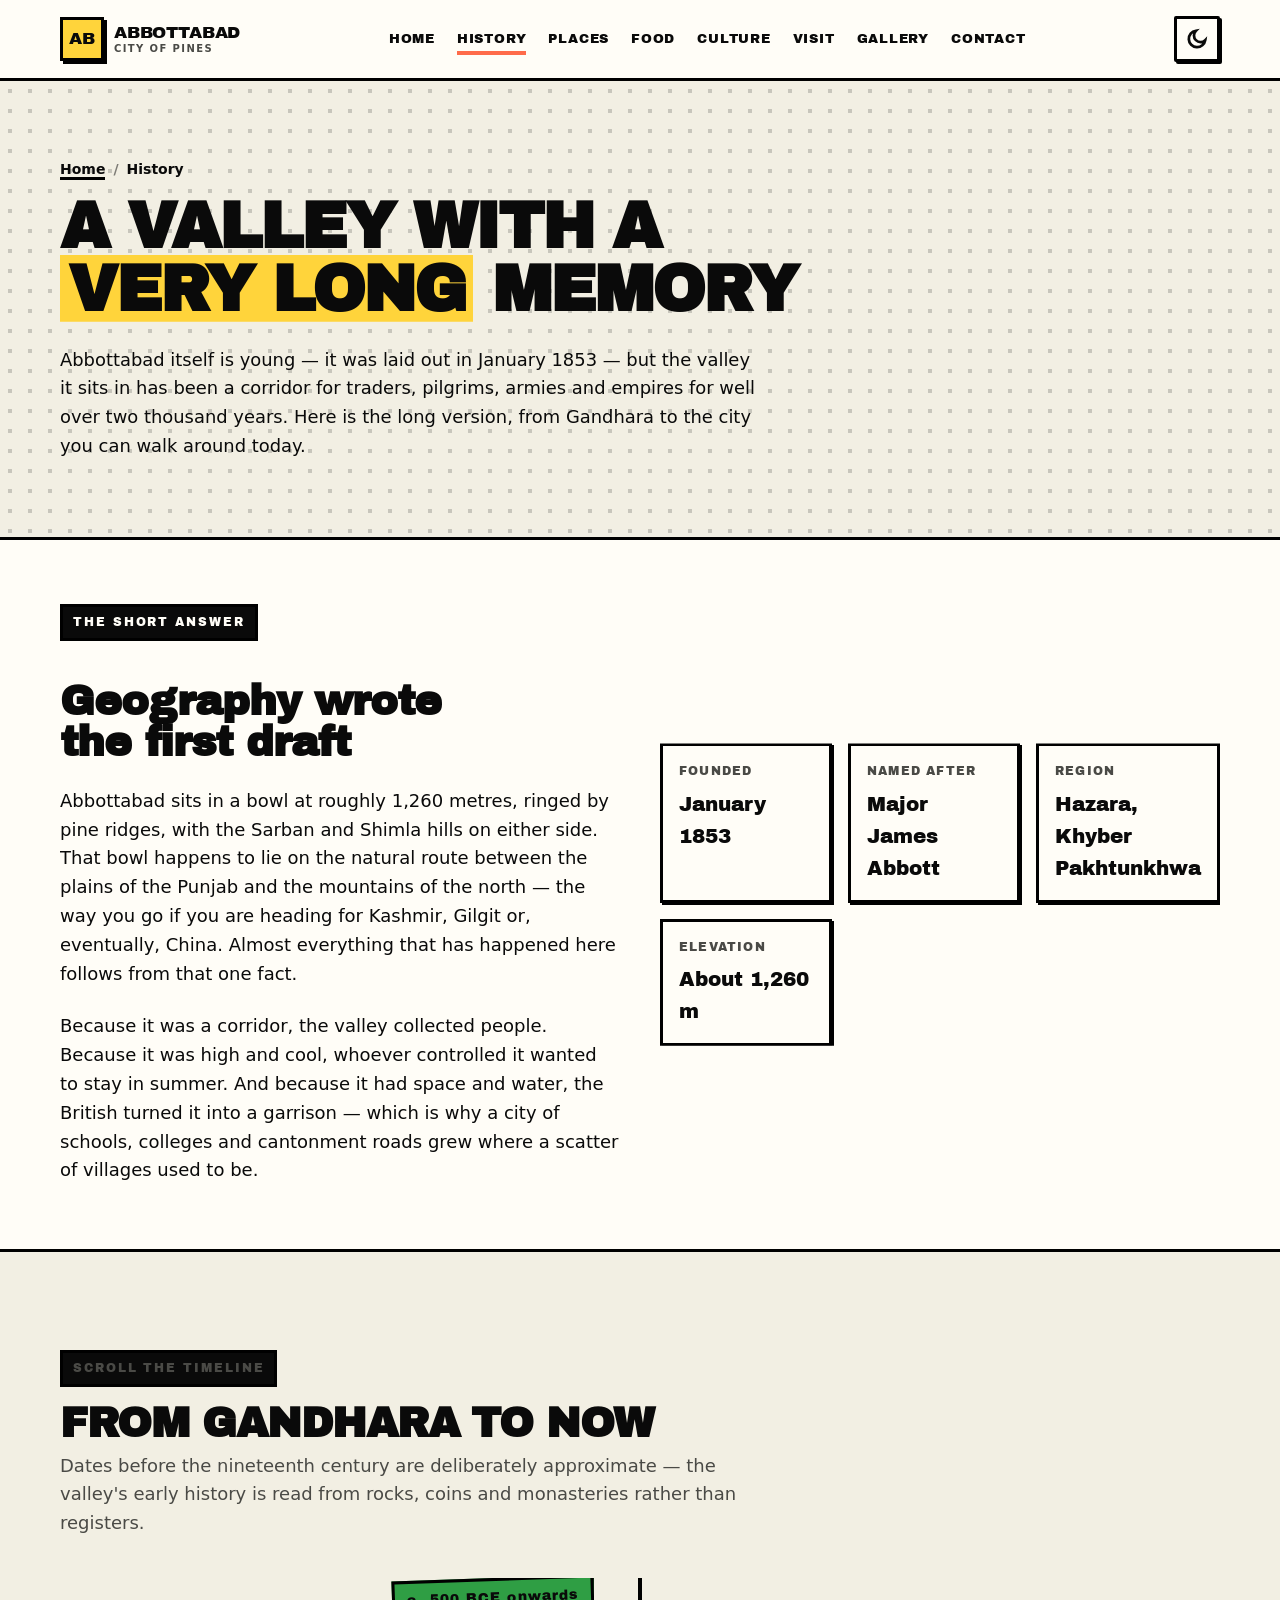
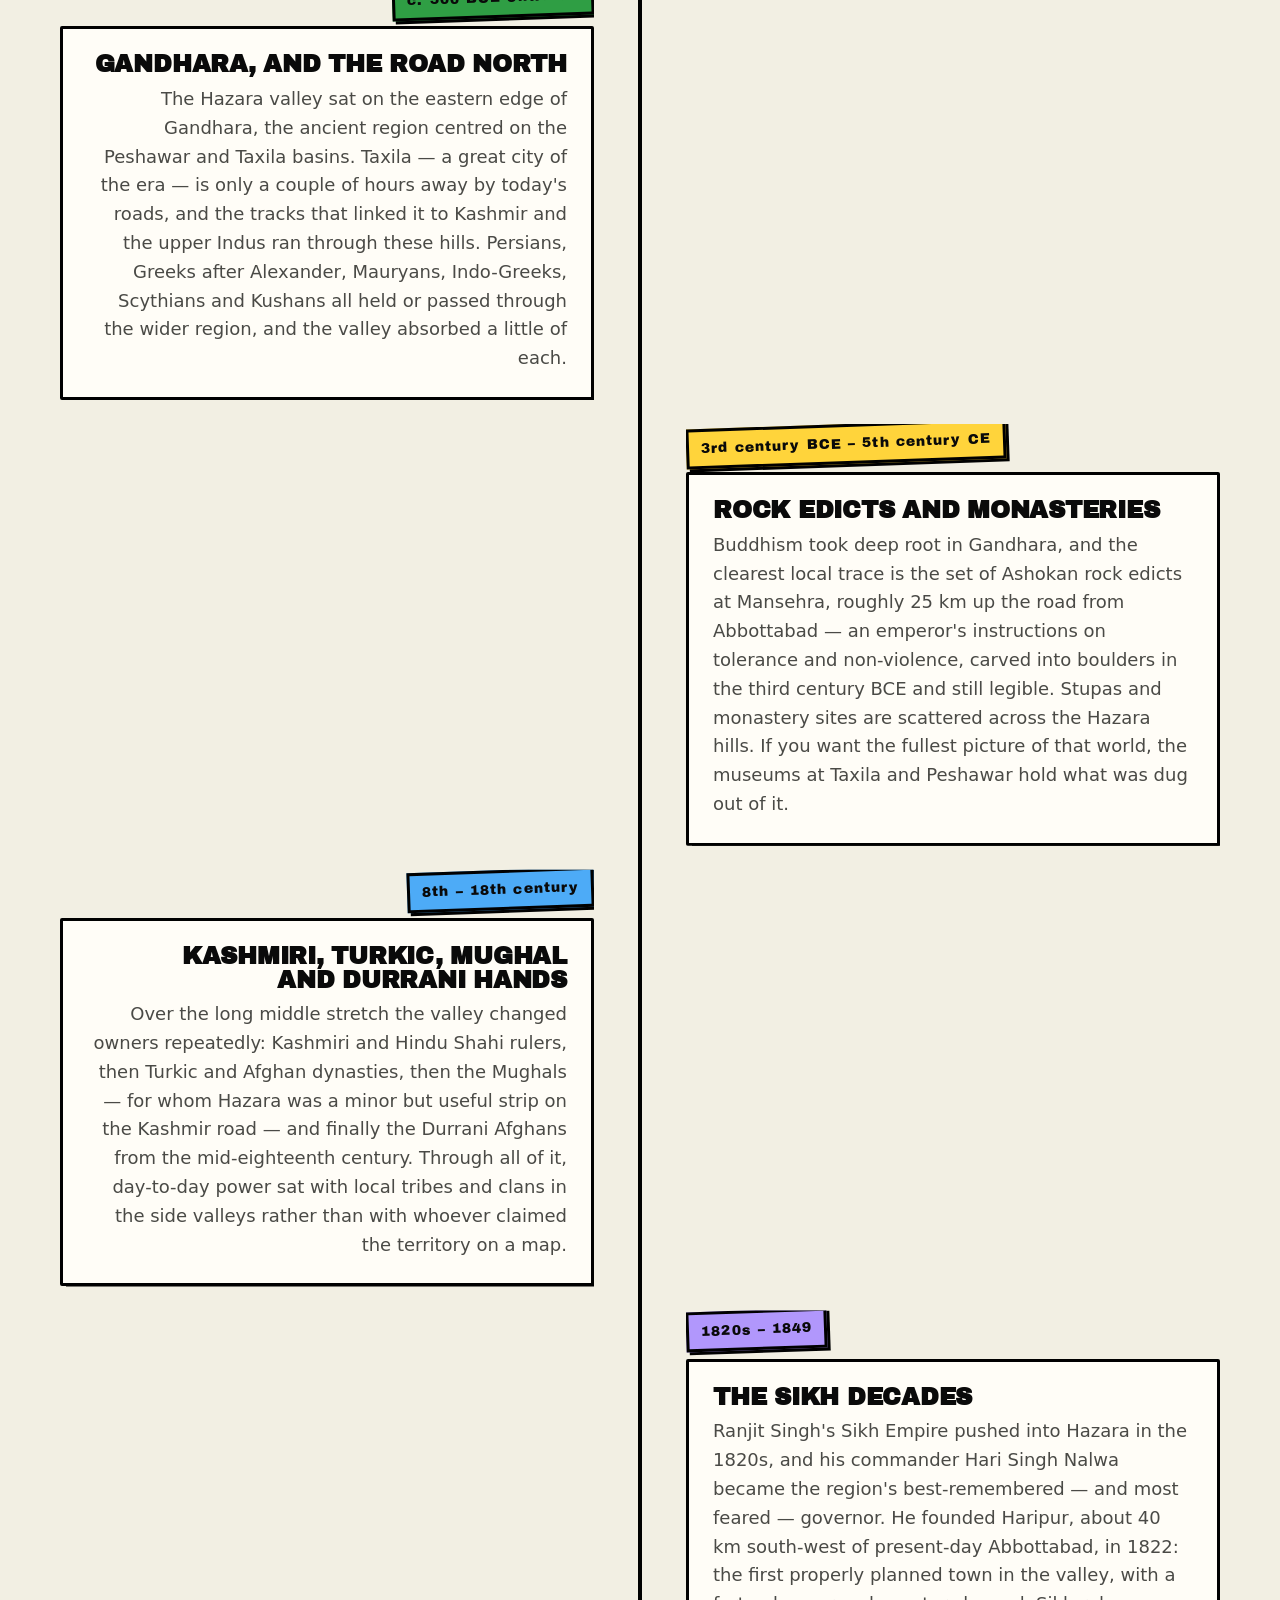
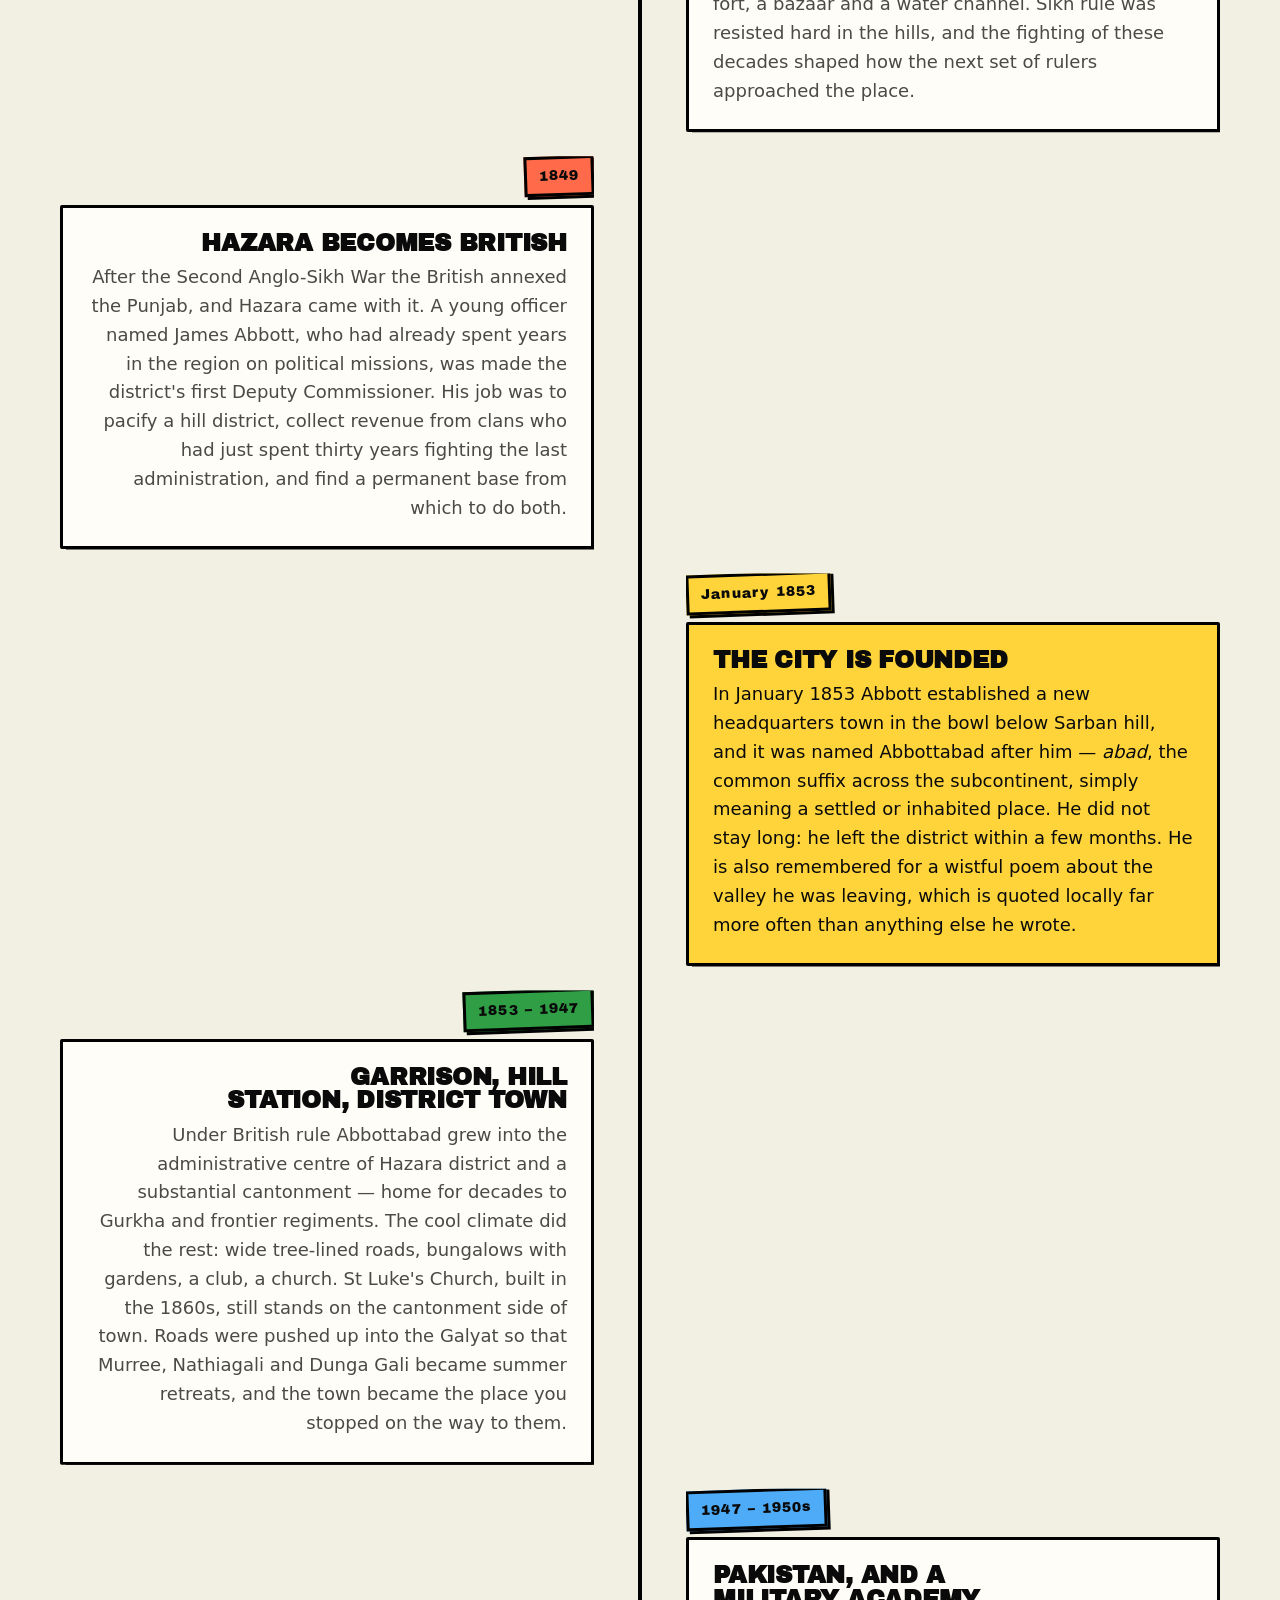
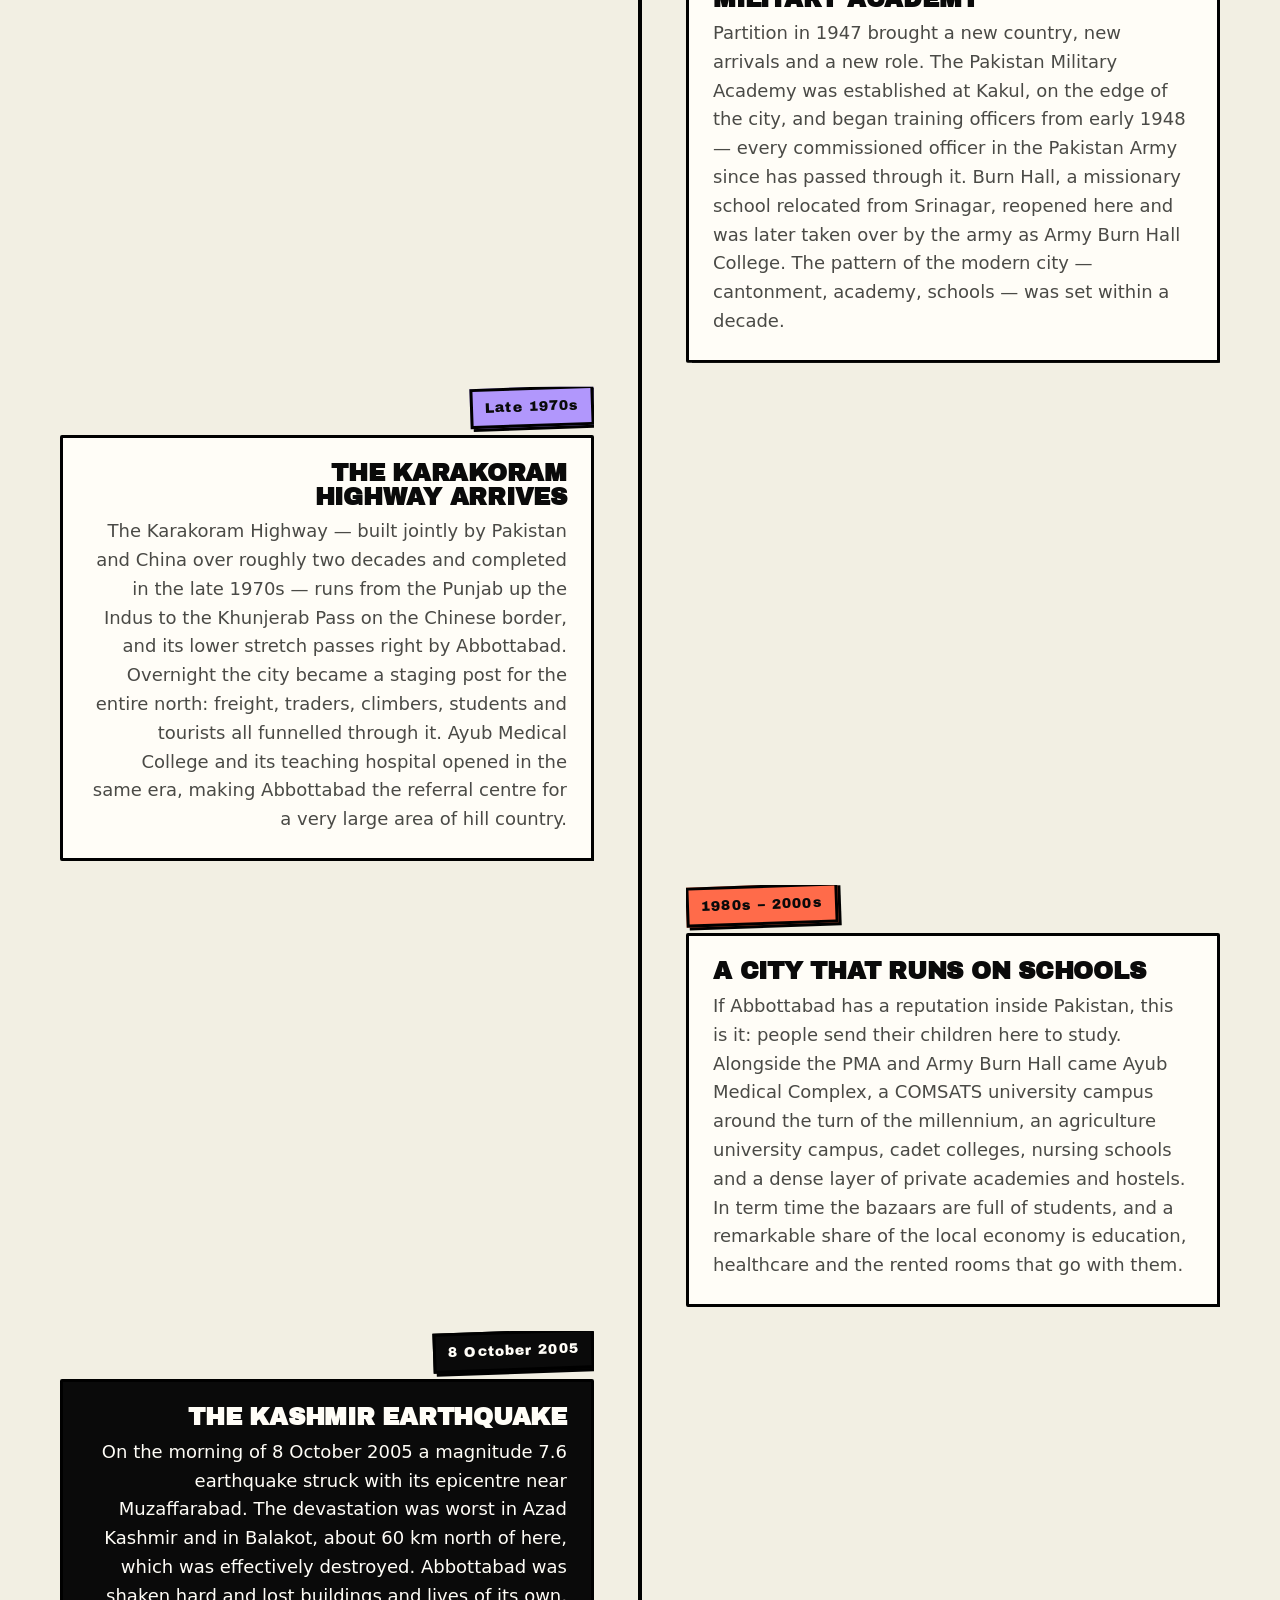
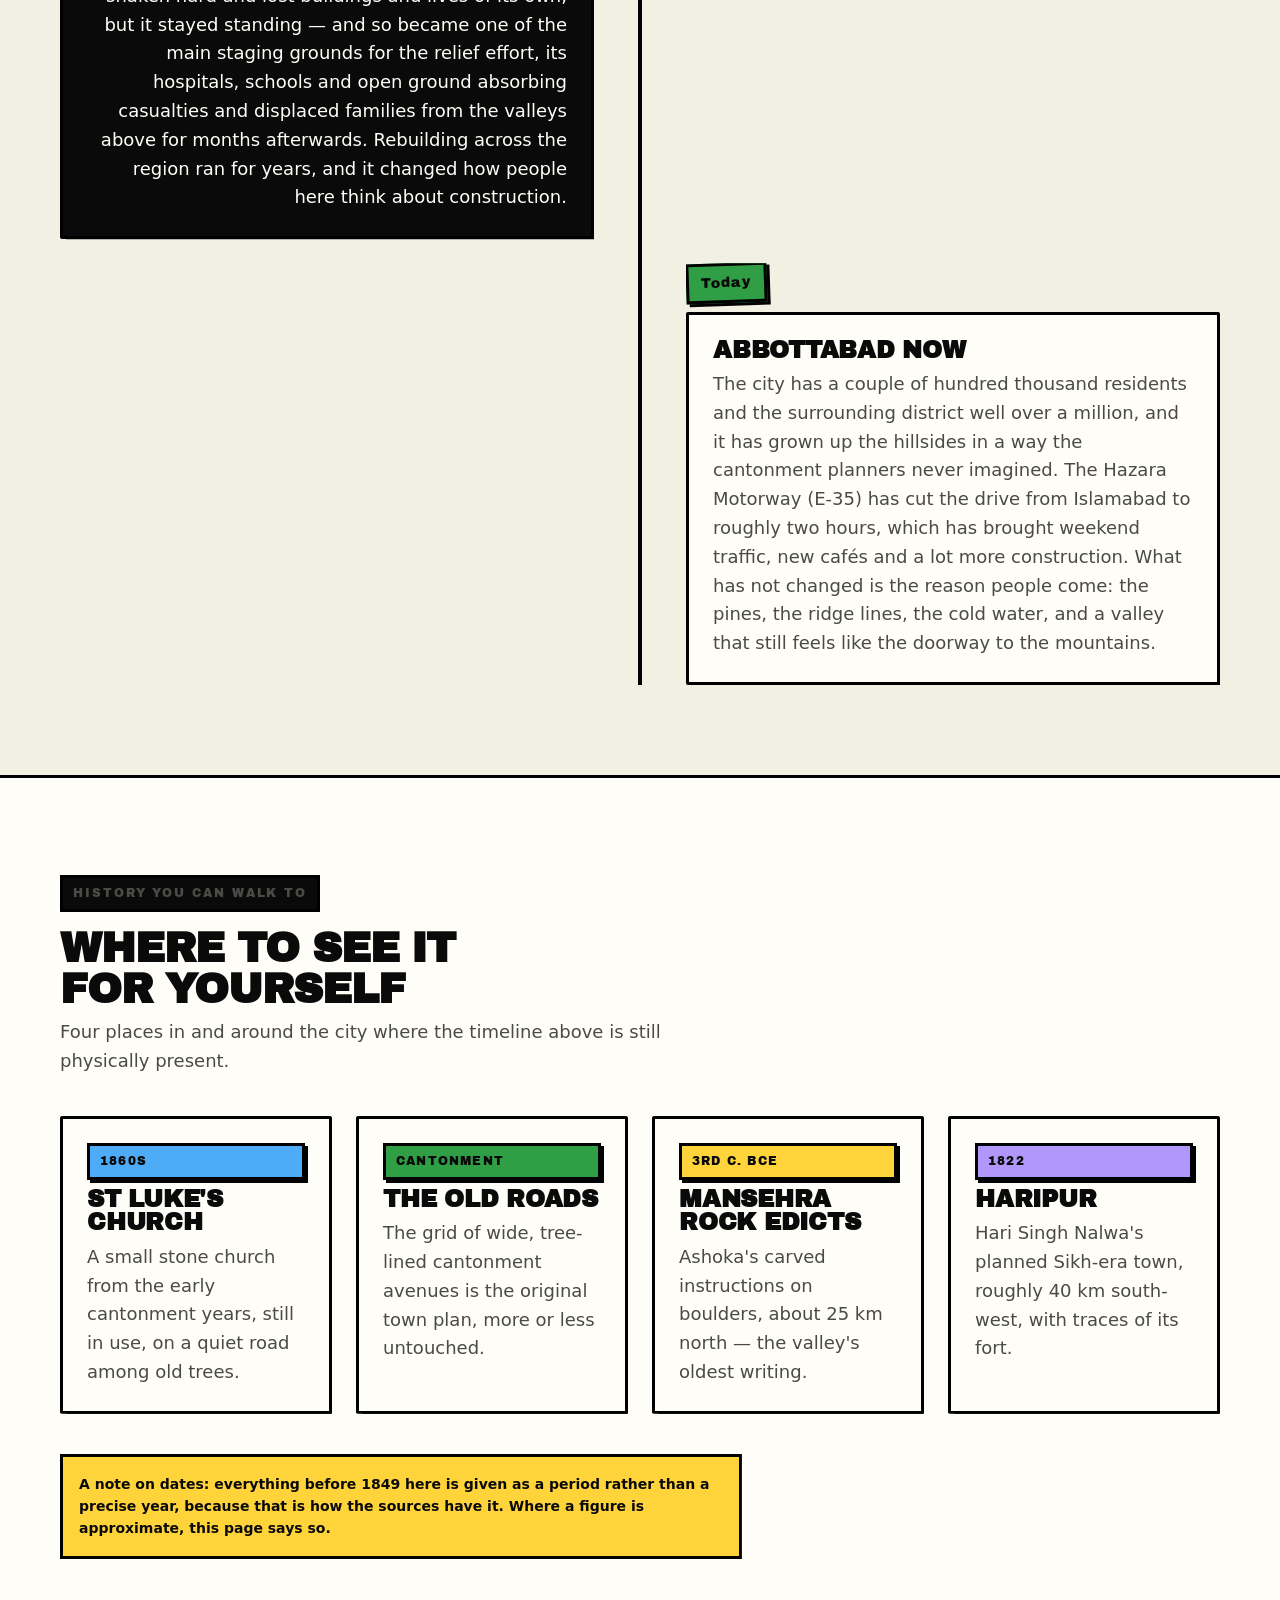
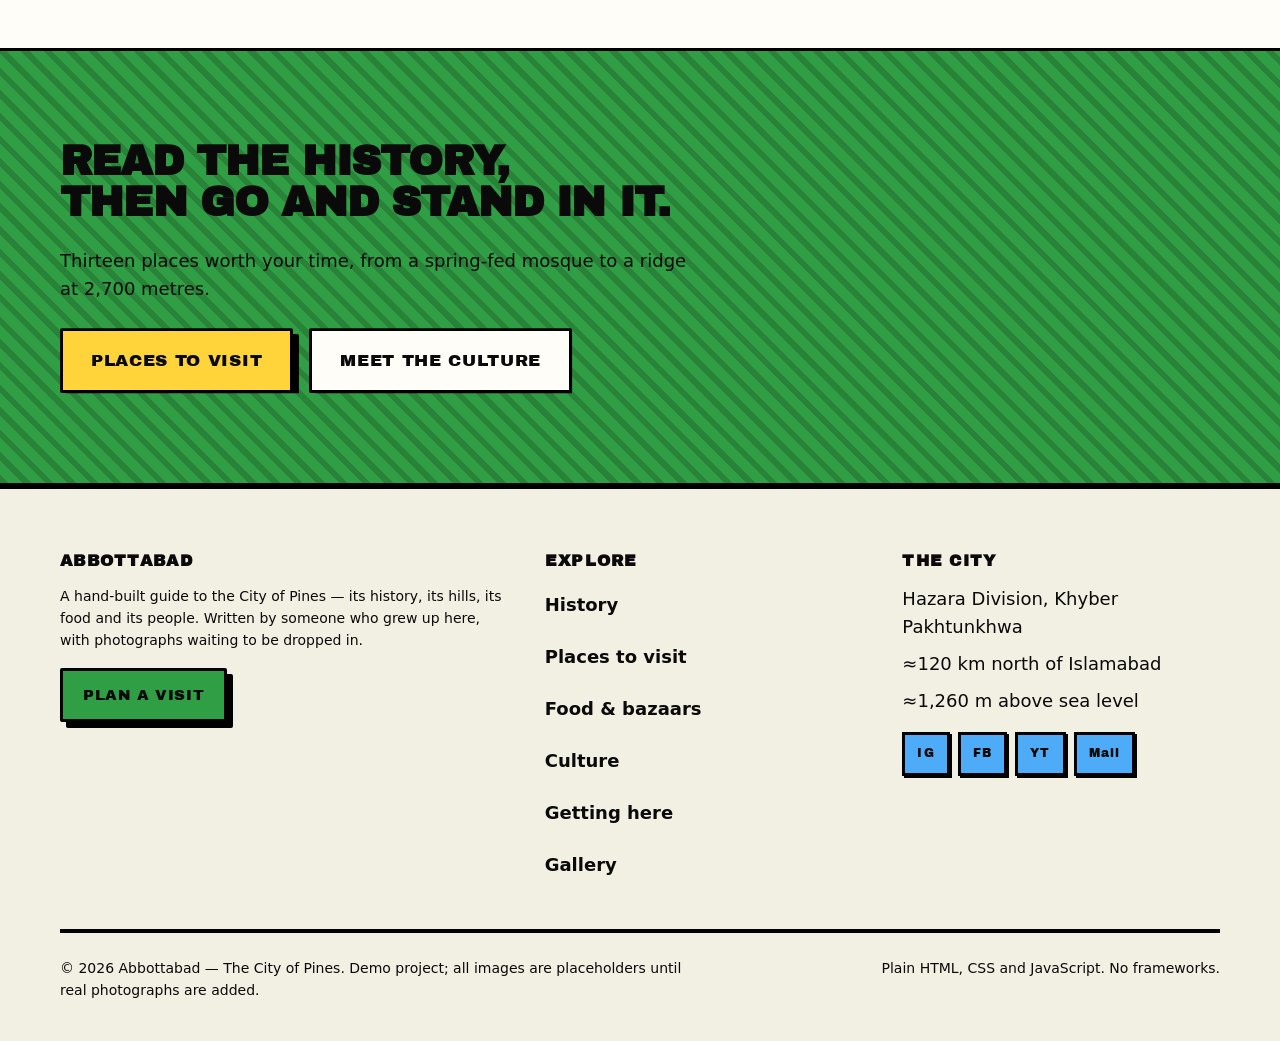
<file: history.html>
<!DOCTYPE html>
<html lang="en">
<head>
<meta charset="utf-8">
<meta name="viewport" content="width=device-width, initial-scale=1">
<title>History of Abbottabad — Gandhara Roots to the City Today</title>
<meta name="description" content="How Abbottabad began: Gandhara-era routes, Sikh and British rule, the 1853 founding by Major James Abbott, the Karakoram Highway and the 2005 quake.">
<link rel="canonical" href="https://abbottabad.vercel.app/history.html">
<meta name="theme-color" content="#FFFDF7">
<meta name="color-scheme" content="light dark">

<!-- Google Search Console ownership proof for https://abbottabad.vercel.app/ — do not
     remove: deleting it un-verifies the property and the reports stop updating. -->
<meta name="google-site-verification" content="ZLj5JyfGVkZuOGoyVob9YLSymhWogjXKklPgtE1fB5c">

<!-- Open Graph -->
<meta property="og:type" content="article">
<meta property="og:site_name" content="Abbottabad — The City of Pines">
<meta property="og:locale" content="en_GB">
<meta property="og:title" content="The History of Abbottabad">
<meta property="og:description" content="Abbottabad’s story: Gandhara-era routes through the Hazara valley, Buddhist and Sikh periods, the founding in January 1853 by Major James Abbott, the Karakoram Highway, and life after the 2005 earthquake.">
<meta property="og:url" content="https://abbottabad.vercel.app/history.html">
<meta property="og:image" content="https://abbottabad.vercel.app/images/og-cover.png">
<meta property="og:image:alt" content="Abbottabad, the City of Pines — pine ridges and a mustard sun on a bold typographic card.">
<meta property="og:image:type" content="image/png">
<meta property="og:image:width" content="1200">
<meta property="og:image:height" content="630">

<!-- Twitter -->
<meta name="twitter:card" content="summary_large_image">
<meta name="twitter:title" content="The History of Abbottabad">
<meta name="twitter:description" content="Abbottabad’s story: Gandhara-era routes through the Hazara valley, Buddhist and Sikh periods, the founding in January 1853 by Major James Abbott, the Karakoram Highway, and life after the 2005 earthquake.">
<meta name="twitter:image" content="https://abbottabad.vercel.app/images/og-cover.png">

<link rel="icon" href="favicon.svg" type="image/svg+xml">
<link rel="preconnect" href="https://fonts.googleapis.com">
<link rel="preconnect" href="https://fonts.gstatic.com" crossorigin>
<link rel="stylesheet" href="https://fonts.googleapis.com/css2?family=Archivo+Black&display=swap">
<link rel="stylesheet" href="css/style.css?v=1">

<!-- Runs before first paint: flags JS and applies the saved / system theme
     so the page never flashes the wrong colours. -->
<script>
(function () {
  var h = document.documentElement;
  h.classList.add('js');
  var t = null;
  try { t = localStorage.getItem('ab-theme'); } catch (e) {}
  if (!t) t = window.matchMedia('(prefers-color-scheme: dark)').matches ? 'dark' : 'light';
  h.setAttribute('data-theme', t);
})();
</script>

<script type="application/ld+json">
{
  "@context": "https://schema.org",
  "@type": "Place",
  "name": "Abbottabad",
  "description": "A hill city in the Hazara region of Khyber Pakhtunkhwa, founded in January 1853 and named after Major James Abbott.",
  "url": "https://abbottabad.vercel.app/",
  "address": {
    "@type": "PostalAddress",
    "addressLocality": "Abbottabad",
    "addressRegion": "Khyber Pakhtunkhwa",
    "addressCountry": "PK"
  },
  "geo": {
    "@type": "GeoCoordinates",
    "latitude": 34.1463,
    "longitude": 73.2117
  }
}
</script>
</head>

<body>
<a class="skip" href="#main">Skip to content</a>

<div class="progress" aria-hidden="true"><span class="progress__bar" id="progressBar"></span></div>

<header class="nav">
  <div class="nav__inner shell">
    <a class="brand" href="index.html">
      <span class="brand__mark" aria-hidden="true">AB</span>
      <span class="brand__txt">Abbottabad<small>City of Pines</small></span>
    </a>

    <nav class="nav__links" aria-label="Main">
      <ul class="nav__list">
        <li><a class="nav__link" href="index.html">Home</a></li>
        <li><a class="nav__link" href="history.html" aria-current="page">History</a></li>
        <li><a class="nav__link" href="places.html">Places</a></li>
        <li><a class="nav__link" href="food.html">Food</a></li>
        <li><a class="nav__link" href="culture.html">Culture</a></li>
        <li><a class="nav__link" href="visit.html">Visit</a></li>
        <li><a class="nav__link" href="gallery.html">Gallery</a></li>
        <li><a class="nav__link" href="contact.html">Contact</a></li>
      </ul>
    </nav>

    <div class="nav__tools">
      <button class="icon-btn" id="themeToggle" type="button" aria-pressed="false" aria-label="Switch to dark mode">
        <svg viewBox="0 0 24 24" aria-hidden="true"><path d="M21 13.2A9 9 0 1 1 10.8 3a7 7 0 0 0 10.2 10.2Z"/></svg>
      </button>
      <button class="icon-btn nav__burger" id="burger" type="button" aria-expanded="false" aria-controls="drawer" aria-label="Open menu">
        <svg viewBox="0 0 24 24" aria-hidden="true"><path d="M3 6h18M3 12h18M3 18h18"/></svg>
      </button>
    </div>
  </div>
</header>

<aside class="drawer" id="drawer" aria-label="Site menu" hidden>
  <div class="drawer__head">
    <span class="drawer__title">Menu</span>
    <button class="icon-btn" id="drawerClose" type="button" aria-label="Close menu">
      <svg viewBox="0 0 24 24" aria-hidden="true"><path d="M5 5l14 14M19 5 5 19"/></svg>
    </button>
  </div>
  <ul class="drawer__list" id="drawerList"></ul>
  <p class="drawer__foot small">Hazara Division · Khyber Pakhtunkhwa · Pakistan</p>
</aside>

<main id="main">

  <!-- ================= PAGE HEADER ================= -->
  <section class="phead pattern-dots u-mustard">
    <div class="shell">
      <nav aria-label="Breadcrumb">
        <ol class="crumbs">
          <li><a href="index.html">Home</a></li>
          <li aria-current="page">History</li>
        </ol>
      </nav>
      <h1 class="phead__title" data-reveal="up">A valley with a <mark>very long</mark> memory</h1>
      <p class="phead__lede" data-reveal="up" data-reveal-delay="80">
        Abbottabad itself is young — it was laid out in January 1853 — but the valley it sits in
        has been a corridor for traders, pilgrims, armies and empires for well over two thousand
        years. Here is the long version, from Gandhara to the city you can walk around today.
      </p>
    </div>
  </section>

  <!-- ================= SET-UP: WHY THIS VALLEY ================= -->
  <section class="section section--tight" aria-labelledby="why-h">
    <div class="shell">
      <div class="grid grid--split">
        <div class="stack" data-reveal="up">
          <p class="eyebrow">The short answer</p>
          <h2 id="why-h">Geography wrote the first draft</h2>
          <p class="measure">Abbottabad sits in a bowl at roughly 1,260 metres, ringed by pine
            ridges, with the Sarban and Shimla hills on either side. That bowl happens to lie on
            the natural route between the plains of the Punjab and the mountains of the north — the
            way you go if you are heading for Kashmir, Gilgit or, eventually, China. Almost
            everything that has happened here follows from that one fact.</p>
          <p class="measure">Because it was a corridor, the valley collected people. Because it was
            high and cool, whoever controlled it wanted to stay in summer. And because it had space
            and water, the British turned it into a garrison — which is why a city of schools,
            colleges and cantonment roads grew where a scatter of villages used to be.</p>
        </div>
        <dl class="facts" data-reveal="up" data-reveal-delay="120">
          <div class="fact">
            <dt>Founded</dt>
            <dd>January 1853</dd>
          </div>
          <div class="fact">
            <dt>Named after</dt>
            <dd>Major James Abbott</dd>
          </div>
          <div class="fact">
            <dt>Region</dt>
            <dd>Hazara, Khyber Pakhtunkhwa</dd>
          </div>
          <div class="fact">
            <dt>Elevation</dt>
            <dd>About 1,260 m</dd>
          </div>
        </dl>
      </div>
    </div>
  </section>

  <!-- ================= TIMELINE ================= -->
  <section class="section section--band" aria-labelledby="tl-h">
    <div class="shell">
      <div class="sec-head">
        <div class="sec-head__text">
          <p class="eyebrow">Scroll the timeline</p>
          <h2 id="tl-h">From Gandhara to now</h2>
          <p>Dates before the nineteenth century are deliberately approximate — the valley's early
            history is read from rocks, coins and monasteries rather than registers.</p>
        </div>
      </div>

      <ol class="tl">
        <!-- 1. Gandhara -->
        <li class="tl__item u-pine" data-reveal="left">
          <span class="tl__dot" aria-hidden="true"></span>
          <span class="tl__year">c. 500 BCE onwards</span>
          <div class="card">
            <div class="card__body">
              <h3>Gandhara, and the road north</h3>
              <p>The Hazara valley sat on the eastern edge of Gandhara, the ancient region centred
                on the Peshawar and Taxila basins. Taxila — a great city of the era — is only a
                couple of hours away by today's roads, and the tracks that linked it to Kashmir and
                the upper Indus ran through these hills. Persians, Greeks after Alexander, Mauryans,
                Indo-Greeks, Scythians and Kushans all held or passed through the wider region, and
                the valley absorbed a little of each.</p>
            </div>
          </div>
        </li>

        <!-- 2. Buddhist era -->
        <li class="tl__item u-mustard" data-reveal="right">
          <span class="tl__dot" aria-hidden="true"></span>
          <span class="tl__year">3rd century BCE – 5th century CE</span>
          <div class="card">
            <div class="card__body">
              <h3>Rock edicts and monasteries</h3>
              <p>Buddhism took deep root in Gandhara, and the clearest local trace is the set of
                Ashokan rock edicts at Mansehra, roughly 25 km up the road from Abbottabad — an
                emperor's instructions on tolerance and non-violence, carved into boulders in the
                third century BCE and still legible. Stupas and monastery sites are scattered across
                the Hazara hills. If you want the fullest picture of that world, the museums at
                Taxila and Peshawar hold what was dug out of it.</p>
            </div>
          </div>
        </li>

        <!-- 3. Medieval to Durrani -->
        <li class="tl__item u-sky" data-reveal="left">
          <span class="tl__dot" aria-hidden="true"></span>
          <span class="tl__year">8th – 18th century</span>
          <div class="card">
            <div class="card__body">
              <h3>Kashmiri, Turkic, Mughal and Durrani hands</h3>
              <p>Over the long middle stretch the valley changed owners repeatedly: Kashmiri and
                Hindu Shahi rulers, then Turkic and Afghan dynasties, then the Mughals — for whom
                Hazara was a minor but useful strip on the Kashmir road — and finally the Durrani
                Afghans from the mid-eighteenth century. Through all of it, day-to-day power sat
                with local tribes and clans in the side valleys rather than with whoever claimed the
                territory on a map.</p>
            </div>
          </div>
        </li>

        <!-- 4. Sikh period -->
        <li class="tl__item u-lilac" data-reveal="right">
          <span class="tl__dot" aria-hidden="true"></span>
          <span class="tl__year">1820s – 1849</span>
          <div class="card">
            <div class="card__body">
              <h3>The Sikh decades</h3>
              <p>Ranjit Singh's Sikh Empire pushed into Hazara in the 1820s, and his commander Hari
                Singh Nalwa became the region's best-remembered — and most feared — governor. He
                founded Haripur, about 40 km south-west of present-day Abbottabad, in 1822: the
                first properly planned town in the valley, with a fort, a bazaar and a water
                channel. Sikh rule was resisted hard in the hills, and the fighting of these decades
                shaped how the next set of rulers approached the place.</p>
            </div>
          </div>
        </li>

        <!-- 5. British annexation -->
        <li class="tl__item u-tomato" data-reveal="left">
          <span class="tl__dot" aria-hidden="true"></span>
          <span class="tl__year">1849</span>
          <div class="card">
            <div class="card__body">
              <h3>Hazara becomes British</h3>
              <p>After the Second Anglo-Sikh War the British annexed the Punjab, and Hazara came
                with it. A young officer named James Abbott, who had already spent years in the
                region on political missions, was made the district's first Deputy Commissioner. His
                job was to pacify a hill district, collect revenue from clans who had just spent
                thirty years fighting the last administration, and find a permanent base from which
                to do both.</p>
            </div>
          </div>
        </li>

        <!-- 6. Founding -->
        <li class="tl__item u-mustard" data-reveal="right">
          <span class="tl__dot" aria-hidden="true"></span>
          <span class="tl__year">January 1853</span>
          <div class="card card--accent u-mustard">
            <div class="card__body">
              <h3>The city is founded</h3>
              <p>In January 1853 Abbott established a new headquarters town in the bowl below
                Sarban hill, and it was named Abbottabad after him — <em>abad</em>, the common
                suffix across the subcontinent, simply meaning a settled or inhabited place. He did
                not stay long: he left the district within a few months. He is also remembered for a
                wistful poem about the valley he was leaving, which is quoted locally far more often
                than anything else he wrote.</p>
            </div>
          </div>
        </li>

        <!-- 7. British cantonment -->
        <li class="tl__item u-pine" data-reveal="left">
          <span class="tl__dot" aria-hidden="true"></span>
          <span class="tl__year">1853 – 1947</span>
          <div class="card">
            <div class="card__body">
              <h3>Garrison, hill station, district town</h3>
              <p>Under British rule Abbottabad grew into the administrative centre of Hazara
                district and a substantial cantonment — home for decades to Gurkha and frontier
                regiments. The cool climate did the rest: wide tree-lined roads, bungalows with
                gardens, a club, a church. St Luke's Church, built in the 1860s, still stands on the
                cantonment side of town. Roads were pushed up into the Galyat so that Murree,
                Nathiagali and Dunga Gali became summer retreats, and the town became the place you
                stopped on the way to them.</p>
            </div>
          </div>
        </li>

        <!-- 8. Partition and after -->
        <li class="tl__item u-sky" data-reveal="right">
          <span class="tl__dot" aria-hidden="true"></span>
          <span class="tl__year">1947 – 1950s</span>
          <div class="card">
            <div class="card__body">
              <h3>Pakistan, and a military academy</h3>
              <p>Partition in 1947 brought a new country, new arrivals and a new role. The Pakistan
                Military Academy was established at Kakul, on the edge of the city, and began
                training officers from early 1948 — every commissioned officer in the Pakistan Army
                since has passed through it. Burn Hall, a missionary school relocated from Srinagar,
                reopened here and was later taken over by the army as Army Burn Hall College. The
                pattern of the modern city — cantonment, academy, schools — was set within a decade.</p>
            </div>
          </div>
        </li>

        <!-- 9. Karakoram Highway -->
        <li class="tl__item u-lilac" data-reveal="left">
          <span class="tl__dot" aria-hidden="true"></span>
          <span class="tl__year">Late 1970s</span>
          <div class="card">
            <div class="card__body">
              <h3>The Karakoram Highway arrives</h3>
              <p>The Karakoram Highway — built jointly by Pakistan and China over roughly two
                decades and completed in the late 1970s — runs from the Punjab up the Indus to the
                Khunjerab Pass on the Chinese border, and its lower stretch passes right by
                Abbottabad. Overnight the city became a staging post for the entire north: freight,
                traders, climbers, students and tourists all funnelled through it. Ayub Medical
                College and its teaching hospital opened in the same era, making Abbottabad the
                referral centre for a very large area of hill country.</p>
            </div>
          </div>
        </li>

        <!-- 10. Education hub -->
        <li class="tl__item u-tomato" data-reveal="right">
          <span class="tl__dot" aria-hidden="true"></span>
          <span class="tl__year">1980s – 2000s</span>
          <div class="card">
            <div class="card__body">
              <h3>A city that runs on schools</h3>
              <p>If Abbottabad has a reputation inside Pakistan, this is it: people send their
                children here to study. Alongside the PMA and Army Burn Hall came Ayub Medical
                Complex, a COMSATS university campus around the turn of the millennium, an
                agriculture university campus, cadet colleges, nursing schools and a dense layer of
                private academies and hostels. In term time the bazaars are full of students, and a
                remarkable share of the local economy is education, healthcare and the rented rooms
                that go with them.</p>
            </div>
          </div>
        </li>

        <!-- 11. 2005 earthquake -->
        <li class="tl__item u-ink" data-reveal="left">
          <span class="tl__dot" aria-hidden="true"></span>
          <span class="tl__year">8 October 2005</span>
          <div class="card card--accent u-ink">
            <div class="card__body">
              <h3>The Kashmir earthquake</h3>
              <p>On the morning of 8 October 2005 a magnitude 7.6 earthquake struck with its
                epicentre near Muzaffarabad. The devastation was worst in Azad Kashmir and in
                Balakot, about 60 km north of here, which was effectively destroyed. Abbottabad was
                shaken hard and lost buildings and lives of its own, but it stayed standing — and so
                became one of the main staging grounds for the relief effort, its hospitals, schools
                and open ground absorbing casualties and displaced families from the valleys above
                for months afterwards. Rebuilding across the region ran for years, and it changed
                how people here think about construction.</p>
            </div>
          </div>
        </li>

        <!-- 12. Today -->
        <li class="tl__item u-pine" data-reveal="right">
          <span class="tl__dot" aria-hidden="true"></span>
          <span class="tl__year">Today</span>
          <div class="card">
            <div class="card__body">
              <h3>Abbottabad now</h3>
              <p>The city has a couple of hundred thousand residents and the surrounding district
                well over a million, and it has grown up the hillsides in a way the cantonment
                planners never imagined. The Hazara Motorway (E-35) has cut the drive from Islamabad
                to roughly two hours, which has brought weekend traffic, new cafés and a lot more
                construction. What has not changed is the reason people come: the pines, the ridge
                lines, the cold water, and a valley that still feels like the doorway to the
                mountains.</p>
            </div>
          </div>
        </li>
      </ol>
    </div>
  </section>

  <!-- ================= WHAT'S STILL STANDING ================= -->
  <section class="section" aria-labelledby="standing-h">
    <div class="shell">
      <div class="sec-head">
        <div class="sec-head__text">
          <p class="eyebrow">History you can walk to</p>
          <h2 id="standing-h">Where to see it for yourself</h2>
          <p>Four places in and around the city where the timeline above is still physically
            present.</p>
        </div>
      </div>

      <div class="grid grid--4" data-stagger>
        <article class="card" data-reveal="up">
          <div class="card__body">
            <span class="badge u-sky">1860s</span>
            <h3>St Luke's Church</h3>
            <p>A small stone church from the early cantonment years, still in use, on a quiet road
              among old trees.</p>
          </div>
        </article>
        <article class="card" data-reveal="up">
          <div class="card__body">
            <span class="badge u-pine">Cantonment</span>
            <h3>The old roads</h3>
            <p>The grid of wide, tree-lined cantonment avenues is the original town plan, more or
              less untouched.</p>
          </div>
        </article>
        <article class="card" data-reveal="up">
          <div class="card__body">
            <span class="badge u-mustard">3rd c. BCE</span>
            <h3>Mansehra rock edicts</h3>
            <p>Ashoka's carved instructions on boulders, about 25 km north — the valley's oldest
              writing.</p>
          </div>
        </article>
        <article class="card" data-reveal="up">
          <div class="card__body">
            <span class="badge u-lilac">1822</span>
            <h3>Haripur</h3>
            <p>Hari Singh Nalwa's planned Sikh-era town, roughly 40 km south-west, with traces of
              its fort.</p>
          </div>
        </article>
      </div>

      <p class="notice mt-5" data-reveal="up">A note on dates: everything before 1849 here is given
        as a period rather than a precise year, because that is how the sources have it. Where a
        figure is approximate, this page says so.</p>
    </div>
  </section>

  <!-- ================= CTA ================= -->
  <section class="cta pattern-stripes" aria-labelledby="hist-cta-h">
    <div class="shell cta__inner">
      <h2 id="hist-cta-h" data-reveal="up">Read the history,<br>then go and stand in it.</h2>
      <p data-reveal="up" data-reveal-delay="80">Thirteen places worth your time, from a spring-fed
        mosque to a ridge at 2,700 metres.</p>
      <div class="cluster" data-reveal="up" data-reveal-delay="160">
        <a class="btn btn--mustard btn--lg" href="places.html">Places to visit</a>
        <a class="btn btn--lg" href="culture.html">Meet the culture</a>
      </div>
    </div>
  </section>




</main>

<footer class="footer">
  <div class="shell">
    <div class="footer__grid">
      <div>
        <h2>Abbottabad</h2>
        <p class="small measure">A hand-built guide to the City of Pines — its history, its hills,
          its food and its people. Written by someone who grew up here, with photographs waiting to
          be dropped in.</p>
        <p class="mt-3"><a class="btn btn--pine" href="visit.html">Plan a visit</a></p>
      </div>
      <div>
        <h3>Explore</h3>
        <ul class="footer__list">
          <li><a href="history.html">History</a></li>
          <li><a href="places.html">Places to visit</a></li>
          <li><a href="food.html">Food &amp; bazaars</a></li>
          <li><a href="culture.html">Culture</a></li>
          <li><a href="visit.html">Getting here</a></li>
          <li><a href="gallery.html">Gallery</a></li>
        </ul>
      </div>
      <div>
        <h3>The city</h3>
        <ul class="footer__list">
          <li>Hazara Division, Khyber Pakhtunkhwa</li>
          <li>≈120 km north of Islamabad</li>
          <li>≈1,260 m above sea level</li>
        </ul>
        <div class="social mt-3 u-sky" aria-label="Social links (demo)">
          <a href="contact.html" aria-label="Instagram (demo link)">IG</a>
          <a href="contact.html" aria-label="Facebook (demo link)">FB</a>
          <a href="contact.html" aria-label="YouTube (demo link)">YT</a>
          <a href="contact.html" aria-label="Email us">Mail</a>
        </div>
      </div>
    </div>

    <div class="footer__bottom">
      <p class="small">© <span data-year>2026</span> Abbottabad — The City of Pines. Demo project;
        all images are placeholders until real photographs are added.</p>
      <p class="small">Plain HTML, CSS and JavaScript. No frameworks.</p>
    </div>
  </div>
</footer>

<a class="totop icon-btn icon-btn--lg u-mustard" id="toTop" href="#top" aria-label="Back to top">
  <svg viewBox="0 0 24 24" aria-hidden="true"><path d="M12 20V5M5 12l7-7 7 7"/></svg>
</a>

<script src="js/main.js?v=1" defer></script>
</body>
</html>
</file>
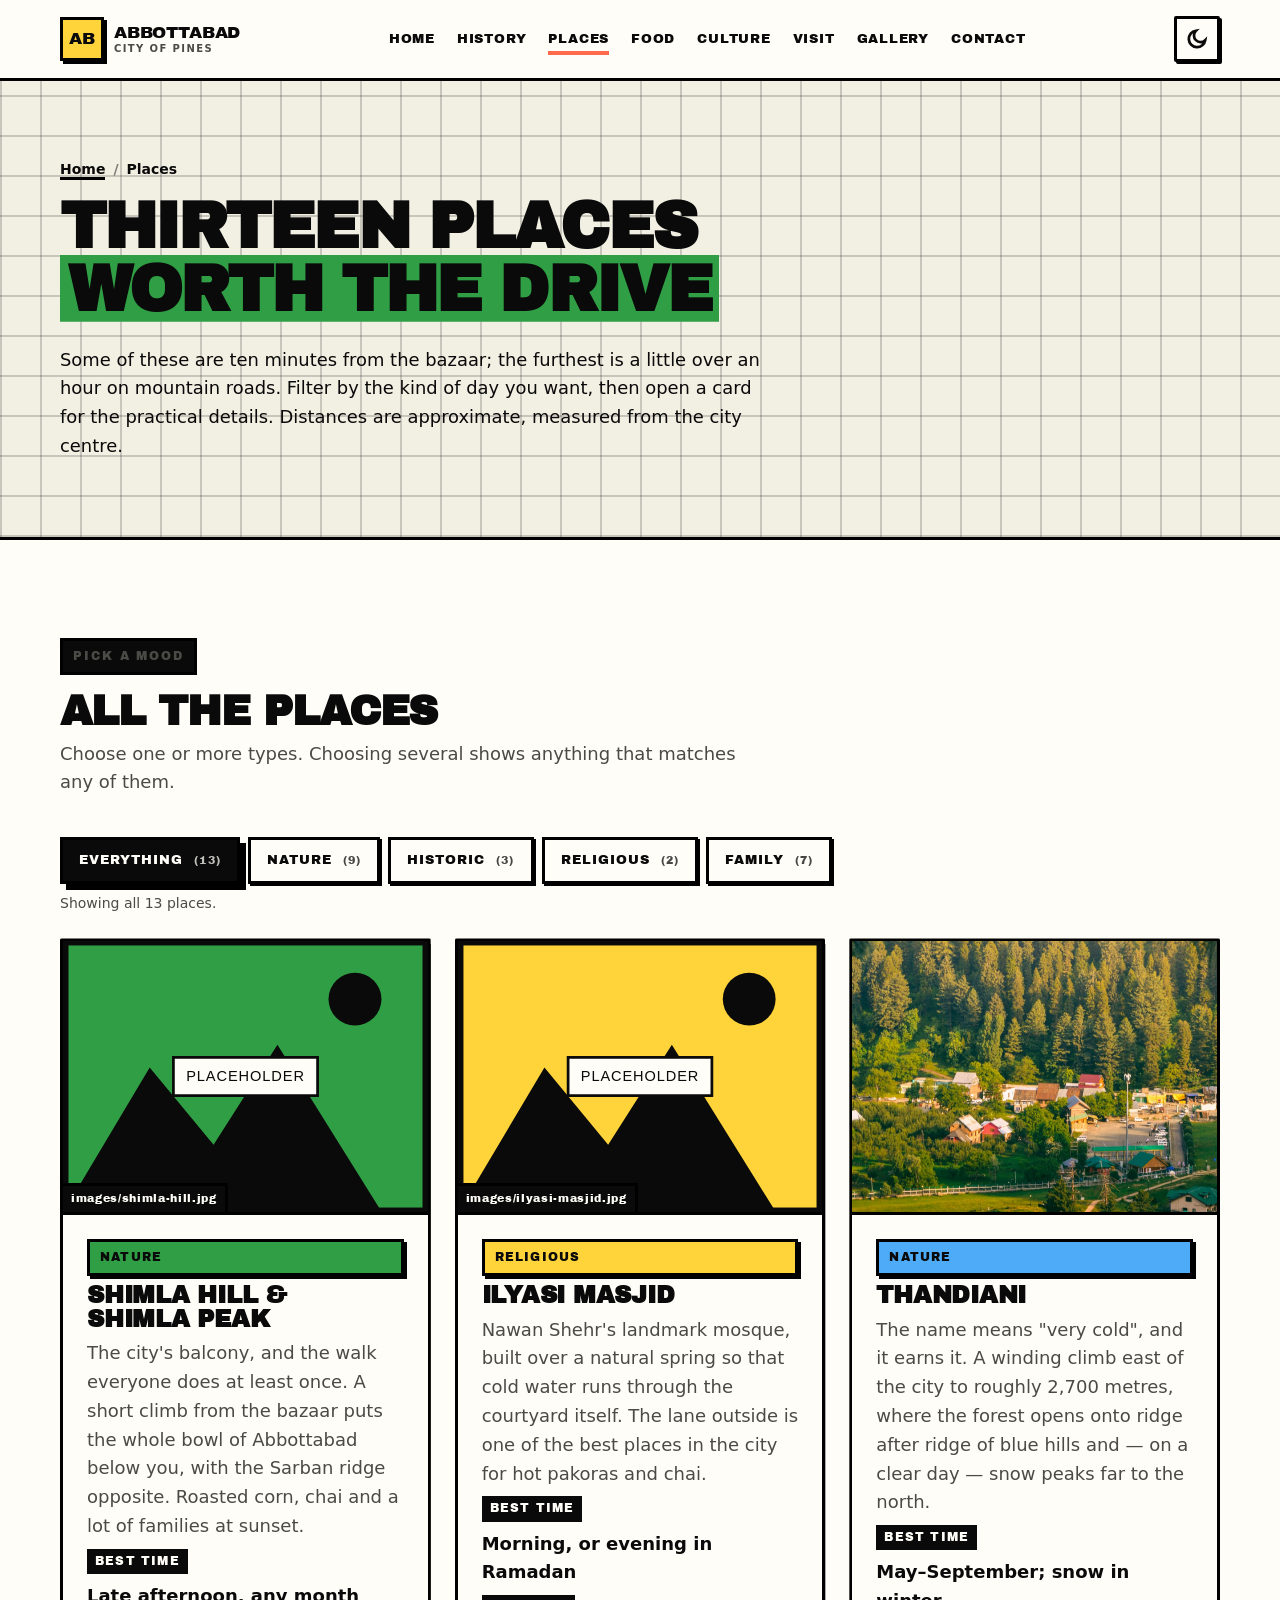
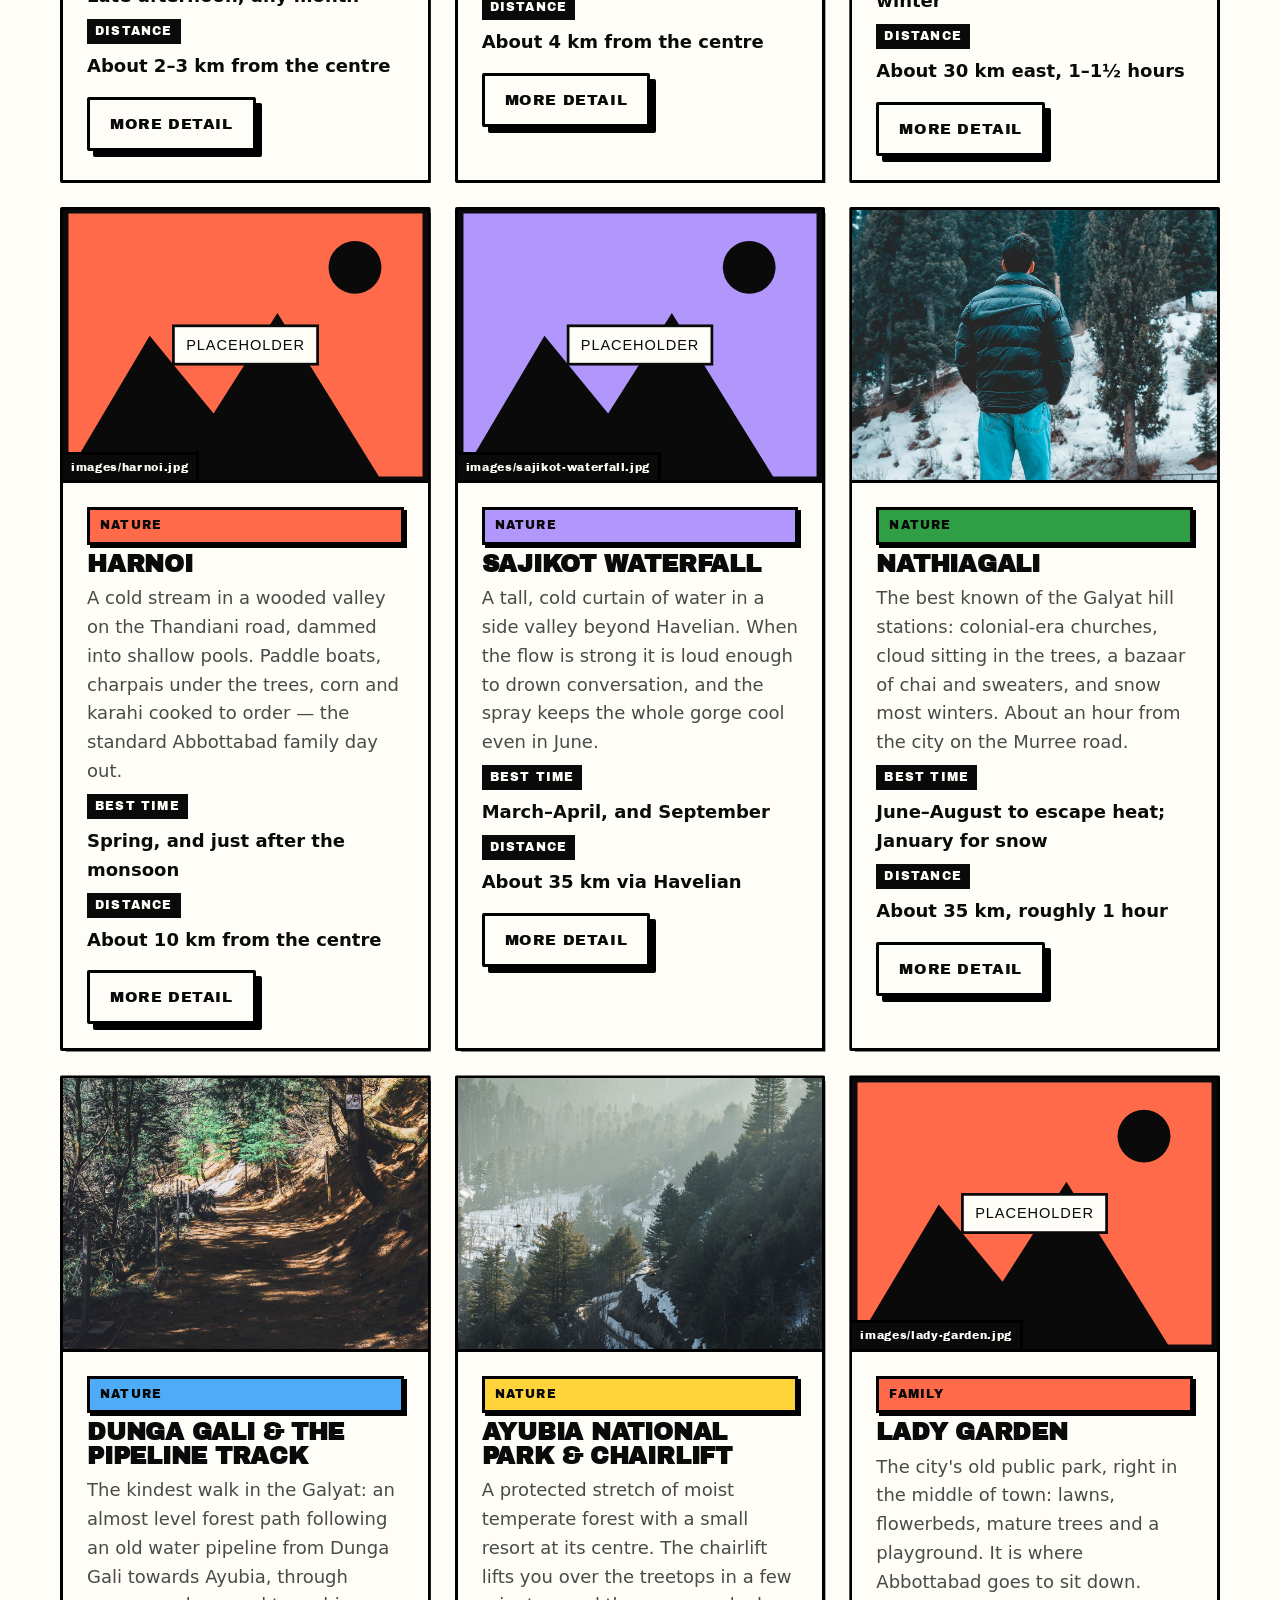
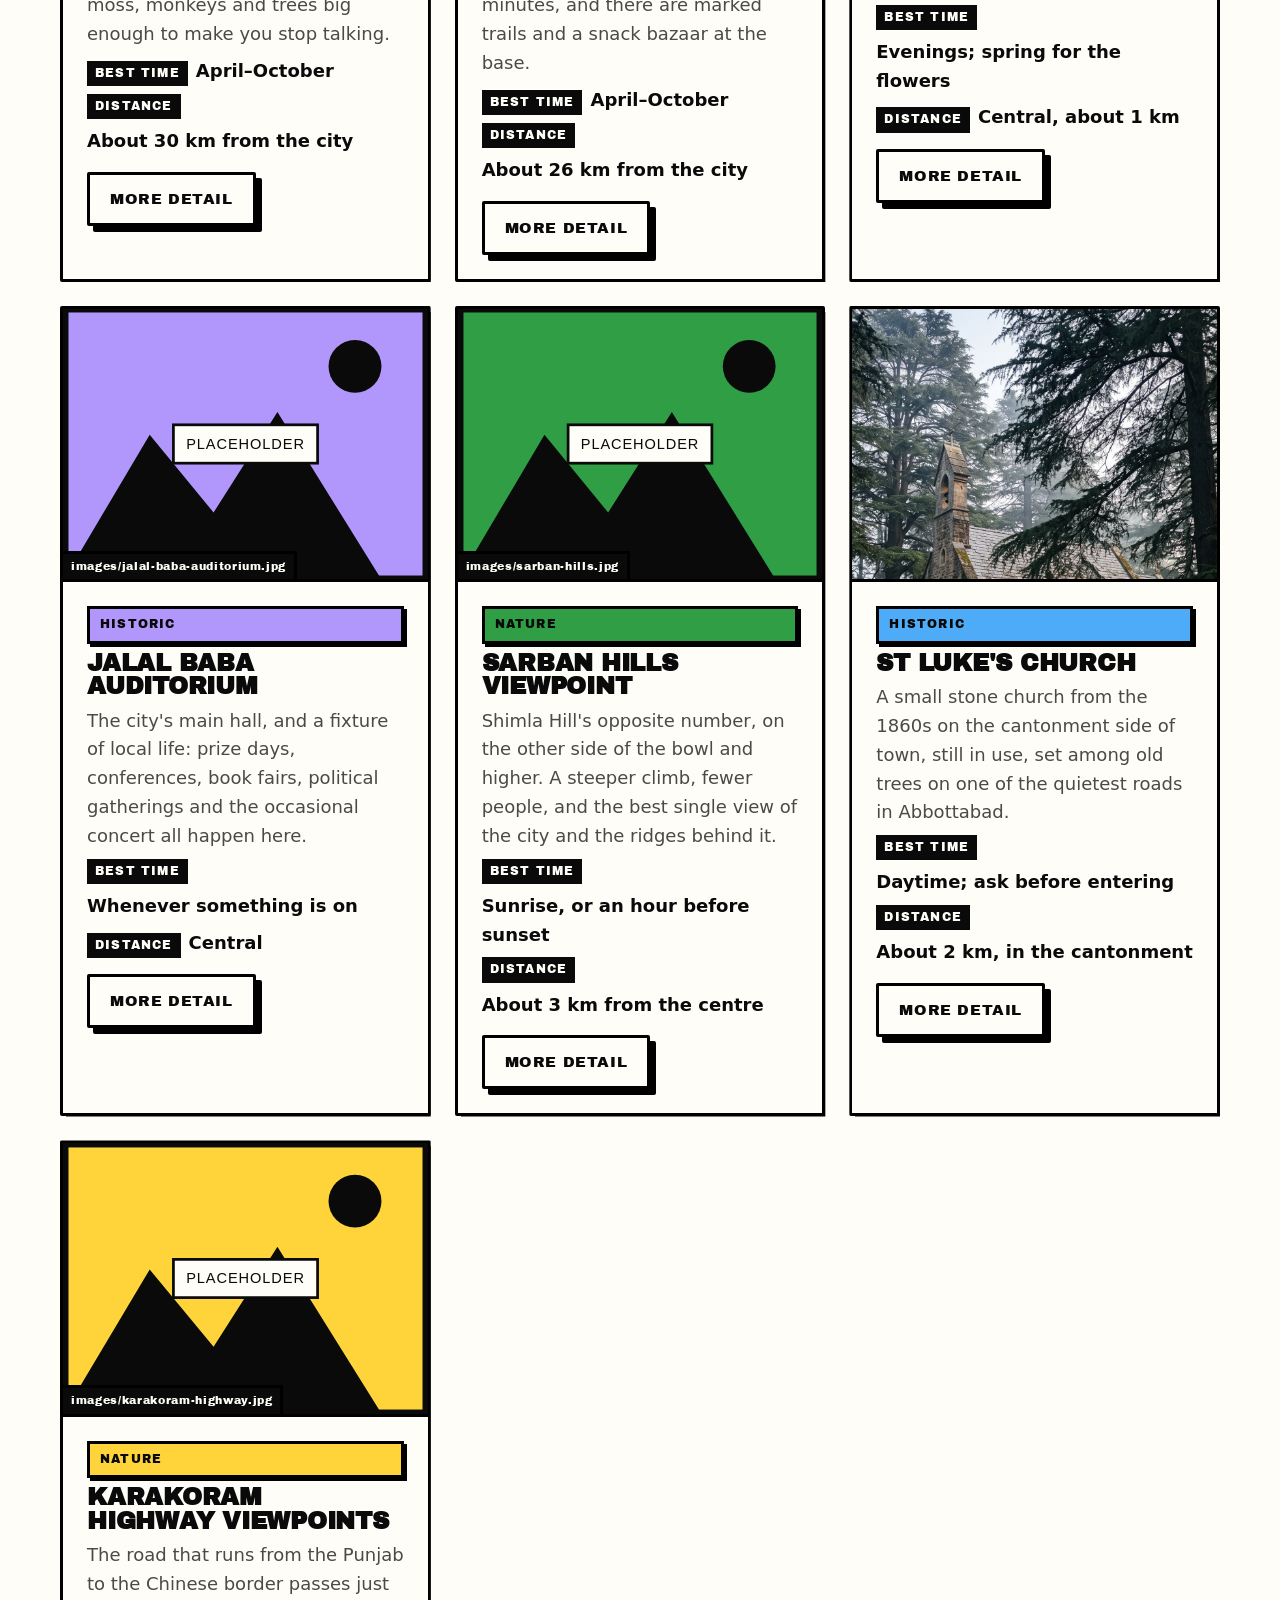
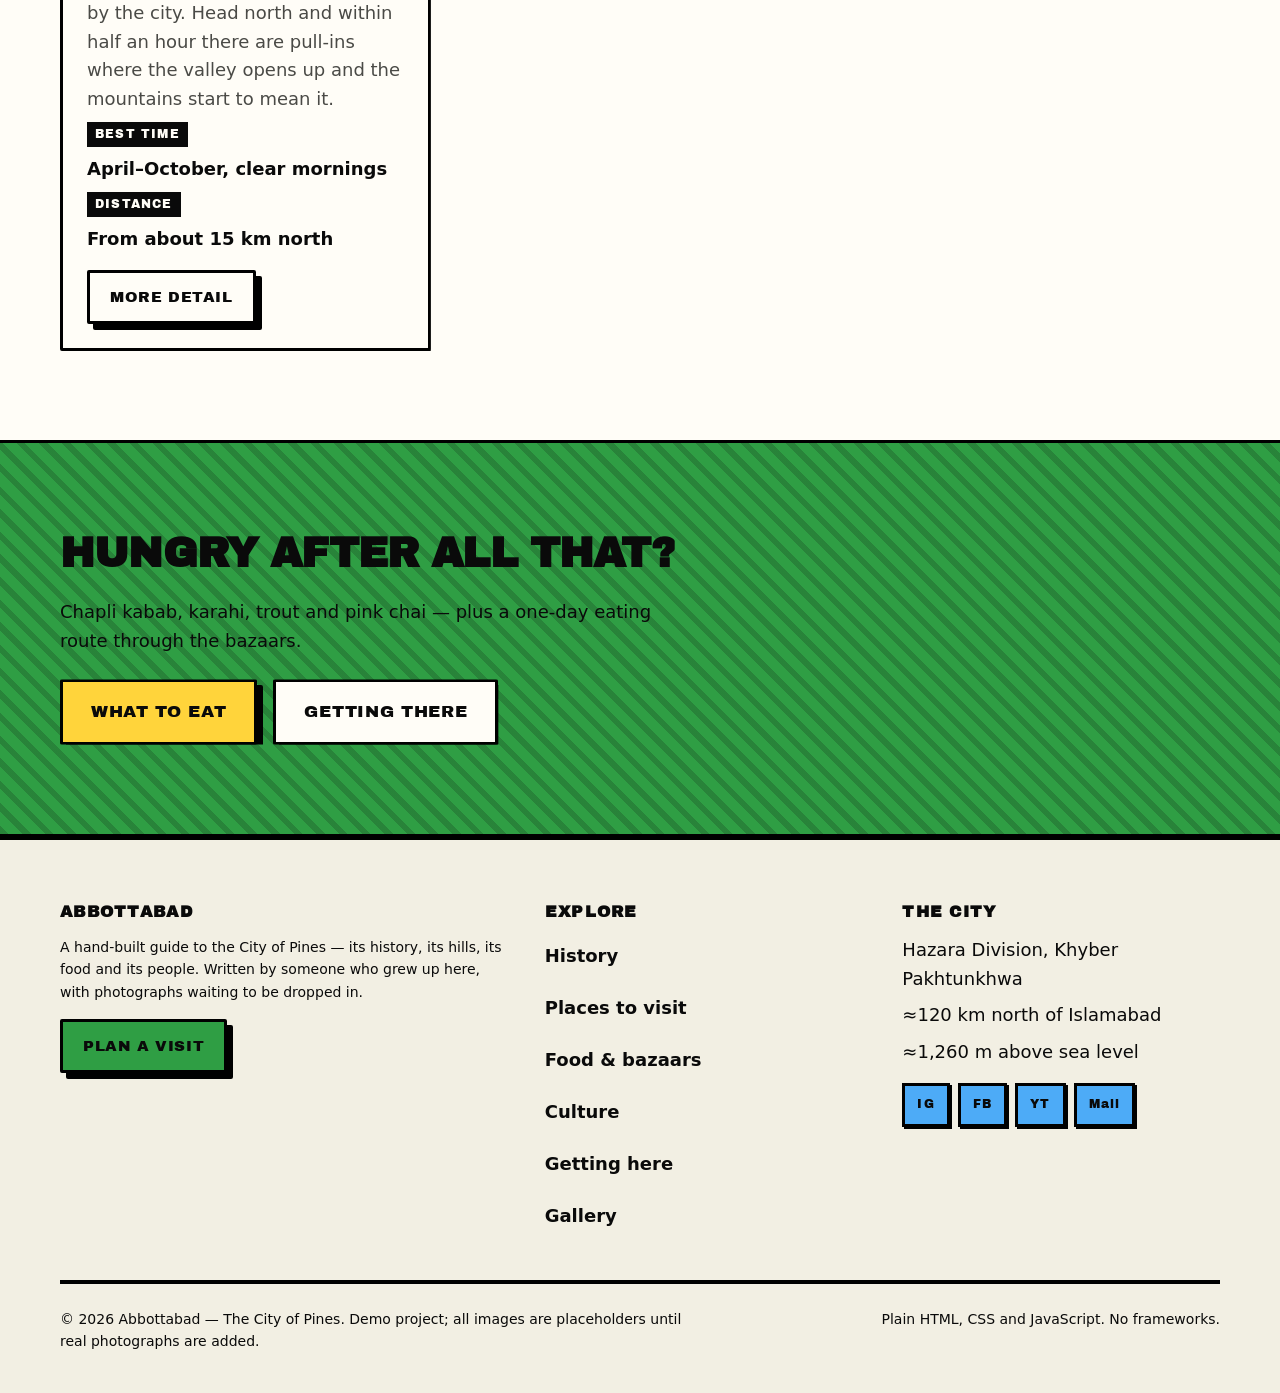
<file: places.html>
<!DOCTYPE html>
<html lang="en">
<head>
<meta charset="utf-8">
<meta name="viewport" content="width=device-width, initial-scale=1">
<title>13 Places to Visit in Abbottabad — Hills, Waterfalls, Landmarks</title>
<meta name="description" content="Thirteen places worth your time near Abbottabad, Pakistan: Shimla Hill, Ilyasi Masjid, Thandiani, Harnoi, Sajikot Waterfall, Nathiagali and Ayubia.">
<link rel="canonical" href="https://abbottabad.vercel.app/places.html">
<meta name="theme-color" content="#FFFDF7">
<meta name="color-scheme" content="light dark">

<!-- Google Search Console ownership proof for https://abbottabad.vercel.app/ — do not
     remove: deleting it un-verifies the property and the reports stop updating. -->
<meta name="google-site-verification" content="ZLj5JyfGVkZuOGoyVob9YLSymhWogjXKklPgtE1fB5c">

<!-- Open Graph -->
<meta property="og:type" content="article">
<meta property="og:site_name" content="Abbottabad — The City of Pines">
<meta property="og:locale" content="en_GB">
<meta property="og:title" content="Places to Visit in Abbottabad">
<meta property="og:description" content="Thirteen places worth your time in and around Abbottabad: Shimla Hill, Ilyasi Masjid, Thandiani, Harnoi, Sajikot Waterfall, Nathiagali, the Pipeline Track, Ayubia and more — with best seasons and distances.">
<meta property="og:url" content="https://abbottabad.vercel.app/places.html">
<meta property="og:image" content="https://abbottabad.vercel.app/images/og-cover.png">
<meta property="og:image:alt" content="Abbottabad, the City of Pines — pine ridges and a mustard sun on a bold typographic card.">
<meta property="og:image:type" content="image/png">
<meta property="og:image:width" content="1200">
<meta property="og:image:height" content="630">

<!-- Twitter -->
<meta name="twitter:card" content="summary_large_image">
<meta name="twitter:title" content="Places to Visit in Abbottabad">
<meta name="twitter:description" content="Thirteen places worth your time in and around Abbottabad: Shimla Hill, Ilyasi Masjid, Thandiani, Harnoi, Sajikot Waterfall, Nathiagali, the Pipeline Track, Ayubia and more — with best seasons and distances.">
<meta name="twitter:image" content="https://abbottabad.vercel.app/images/og-cover.png">

<link rel="icon" href="favicon.svg" type="image/svg+xml">
<link rel="preconnect" href="https://fonts.googleapis.com">
<link rel="preconnect" href="https://fonts.gstatic.com" crossorigin>
<link rel="stylesheet" href="https://fonts.googleapis.com/css2?family=Archivo+Black&display=swap">
<link rel="stylesheet" href="css/style.css?v=1">

<!-- Runs before first paint: flags JS and applies the saved / system theme
     so the page never flashes the wrong colours. -->
<script>
(function () {
  var h = document.documentElement;
  h.classList.add('js');
  var t = null;
  try { t = localStorage.getItem('ab-theme'); } catch (e) {}
  if (!t) t = window.matchMedia('(prefers-color-scheme: dark)').matches ? 'dark' : 'light';
  h.setAttribute('data-theme', t);
})();
</script>

<script type="application/ld+json">
{
  "@context": "https://schema.org",
  "@type": "ItemList",
  "name": "Places to visit in and around Abbottabad",
  "itemListOrder": "https://schema.org/ItemListUnordered",
  "numberOfItems": 13,
  "itemListElement": [
    {
      "@type": "ListItem",
      "position": 1,
      "item": {
        "@type": "TouristAttraction",
        "name": "Shimla Hill & Shimla Peak",
        "address": {
          "@type": "PostalAddress",
          "addressRegion": "Khyber Pakhtunkhwa",
          "addressCountry": "PK"
        }
      }
    },
    {
      "@type": "ListItem",
      "position": 2,
      "item": {
        "@type": "TouristAttraction",
        "name": "Ilyasi Masjid",
        "address": {
          "@type": "PostalAddress",
          "addressRegion": "Khyber Pakhtunkhwa",
          "addressCountry": "PK"
        }
      }
    },
    {
      "@type": "ListItem",
      "position": 3,
      "item": {
        "@type": "TouristAttraction",
        "name": "Thandiani",
        "address": {
          "@type": "PostalAddress",
          "addressRegion": "Khyber Pakhtunkhwa",
          "addressCountry": "PK"
        }
      }
    },
    {
      "@type": "ListItem",
      "position": 4,
      "item": {
        "@type": "TouristAttraction",
        "name": "Harnoi",
        "address": {
          "@type": "PostalAddress",
          "addressRegion": "Khyber Pakhtunkhwa",
          "addressCountry": "PK"
        }
      }
    },
    {
      "@type": "ListItem",
      "position": 5,
      "item": {
        "@type": "TouristAttraction",
        "name": "Sajikot Waterfall",
        "address": {
          "@type": "PostalAddress",
          "addressRegion": "Khyber Pakhtunkhwa",
          "addressCountry": "PK"
        }
      }
    },
    {
      "@type": "ListItem",
      "position": 6,
      "item": {
        "@type": "TouristAttraction",
        "name": "Nathiagali",
        "address": {
          "@type": "PostalAddress",
          "addressRegion": "Khyber Pakhtunkhwa",
          "addressCountry": "PK"
        }
      }
    },
    {
      "@type": "ListItem",
      "position": 7,
      "item": {
        "@type": "TouristAttraction",
        "name": "Dunga Gali & the Pipeline Track",
        "address": {
          "@type": "PostalAddress",
          "addressRegion": "Khyber Pakhtunkhwa",
          "addressCountry": "PK"
        }
      }
    },
    {
      "@type": "ListItem",
      "position": 8,
      "item": {
        "@type": "TouristAttraction",
        "name": "Ayubia National Park",
        "address": {
          "@type": "PostalAddress",
          "addressRegion": "Khyber Pakhtunkhwa",
          "addressCountry": "PK"
        }
      }
    },
    {
      "@type": "ListItem",
      "position": 9,
      "item": {
        "@type": "TouristAttraction",
        "name": "Lady Garden",
        "address": {
          "@type": "PostalAddress",
          "addressRegion": "Khyber Pakhtunkhwa",
          "addressCountry": "PK"
        }
      }
    },
    {
      "@type": "ListItem",
      "position": 10,
      "item": {
        "@type": "TouristAttraction",
        "name": "Jalal Baba Auditorium",
        "address": {
          "@type": "PostalAddress",
          "addressRegion": "Khyber Pakhtunkhwa",
          "addressCountry": "PK"
        }
      }
    },
    {
      "@type": "ListItem",
      "position": 11,
      "item": {
        "@type": "TouristAttraction",
        "name": "Sarban Hills viewpoint",
        "address": {
          "@type": "PostalAddress",
          "addressRegion": "Khyber Pakhtunkhwa",
          "addressCountry": "PK"
        }
      }
    },
    {
      "@type": "ListItem",
      "position": 12,
      "item": {
        "@type": "TouristAttraction",
        "name": "St Luke's Church",
        "address": {
          "@type": "PostalAddress",
          "addressRegion": "Khyber Pakhtunkhwa",
          "addressCountry": "PK"
        }
      }
    },
    {
      "@type": "ListItem",
      "position": 13,
      "item": {
        "@type": "TouristAttraction",
        "name": "Karakoram Highway viewpoints",
        "address": {
          "@type": "PostalAddress",
          "addressRegion": "Khyber Pakhtunkhwa",
          "addressCountry": "PK"
        }
      }
    }
  ]
}
</script>
</head>

<body>
<a class="skip" href="#main">Skip to content</a>

<div class="progress" aria-hidden="true"><span class="progress__bar" id="progressBar"></span></div>

<header class="nav">
  <div class="nav__inner shell">
    <a class="brand" href="index.html">
      <span class="brand__mark" aria-hidden="true">AB</span>
      <span class="brand__txt">Abbottabad<small>City of Pines</small></span>
    </a>

    <nav class="nav__links" aria-label="Main">
      <ul class="nav__list">
        <li><a class="nav__link" href="index.html">Home</a></li>
        <li><a class="nav__link" href="history.html">History</a></li>
        <li><a class="nav__link" href="places.html" aria-current="page">Places</a></li>
        <li><a class="nav__link" href="food.html">Food</a></li>
        <li><a class="nav__link" href="culture.html">Culture</a></li>
        <li><a class="nav__link" href="visit.html">Visit</a></li>
        <li><a class="nav__link" href="gallery.html">Gallery</a></li>
        <li><a class="nav__link" href="contact.html">Contact</a></li>
      </ul>
    </nav>

    <div class="nav__tools">
      <button class="icon-btn" id="themeToggle" type="button" aria-pressed="false" aria-label="Switch to dark mode">
        <svg viewBox="0 0 24 24" aria-hidden="true"><path d="M21 13.2A9 9 0 1 1 10.8 3a7 7 0 0 0 10.2 10.2Z"/></svg>
      </button>
      <button class="icon-btn nav__burger" id="burger" type="button" aria-expanded="false" aria-controls="drawer" aria-label="Open menu">
        <svg viewBox="0 0 24 24" aria-hidden="true"><path d="M3 6h18M3 12h18M3 18h18"/></svg>
      </button>
    </div>
  </div>
</header>

<aside class="drawer" id="drawer" aria-label="Site menu" hidden>
  <div class="drawer__head">
    <span class="drawer__title">Menu</span>
    <button class="icon-btn" id="drawerClose" type="button" aria-label="Close menu">
      <svg viewBox="0 0 24 24" aria-hidden="true"><path d="M5 5l14 14M19 5 5 19"/></svg>
    </button>
  </div>
  <ul class="drawer__list" id="drawerList"></ul>
  <p class="drawer__foot small">Hazara Division · Khyber Pakhtunkhwa · Pakistan</p>
</aside>

<main id="main">

  <!-- ================= PAGE HEADER ================= -->
  <section class="phead pattern-grid u-pine">
    <div class="shell">
      <nav aria-label="Breadcrumb">
        <ol class="crumbs">
          <li><a href="index.html">Home</a></li>
          <li aria-current="page">Places</li>
        </ol>
      </nav>
      <h1 class="phead__title" data-reveal="up">Thirteen places <mark>worth the drive</mark></h1>
      <p class="phead__lede" data-reveal="up" data-reveal-delay="80">
        Some of these are ten minutes from the bazaar; the furthest is a little over an hour on
        mountain roads. Filter by the kind of day you want, then open a card for the practical
        details. Distances are approximate, measured from the city centre.
      </p>
    </div>
  </section>

  <!-- ================= FILTERS + GRID ================= -->
  <section class="section" aria-labelledby="places-h">
    <div class="shell">
      <div class="sec-head">
        <div class="sec-head__text">
          <p class="eyebrow">Pick a mood</p>
          <h2 id="places-h">All the places</h2>
          <p class="js-only">Choose one or more types. Choosing several shows anything that matches any of them.</p>
          <p class="nojs-only">All thirteen places are listed below, with their type on the badge —
            switch JavaScript on if you would rather filter them.</p>
        </div>
      </div>

      <div class="filters" data-filters role="group" aria-label="Filter places by type">
        <button class="chip" type="button" data-cat="all" aria-pressed="true">
          Everything <span class="chip__count"></span>
        </button>
        <button class="chip" type="button" data-cat="nature" aria-pressed="false">
          Nature <span class="chip__count"></span>
        </button>
        <button class="chip" type="button" data-cat="historic" aria-pressed="false">
          Historic <span class="chip__count"></span>
        </button>
        <button class="chip" type="button" data-cat="religious" aria-pressed="false">
          Religious <span class="chip__count"></span>
        </button>
        <button class="chip" type="button" data-cat="family" aria-pressed="false">
          Family <span class="chip__count"></span>
        </button>
      </div>

      <p class="small muted mt-2" id="filterStatus" role="status" aria-live="polite"></p>

      <div class="grid grid--3 mt-4" id="placeGrid" data-stagger>
        <!-- 1 · Shimla Hill -->
        <article class="card card--flush filterable u-pine" data-cats="nature family" data-reveal="up">
          <div class="frame frame--4x3">
            <img src="images/ph-pine.svg" alt="Deodar pines framing the valley view from Shimla Hill." width="800" height="600" loading="lazy" decoding="async">
            <span class="frame__tag">images/shimla-hill.jpg</span>
          </div>
          <div class="card__body">
            <span class="badge u-pine">Nature</span>
            <h3>Shimla Hill &amp; Shimla Peak</h3>
            <p>The city's balcony, and the walk everyone does at least once. A short climb from the
              bazaar puts the whole bowl of Abbottabad below you, with the Sarban ridge opposite.
              Roasted corn, chai and a lot of families at sunset.</p>
            <dl class="modal__meta">
              <div><dt>Best time</dt><dd>Late afternoon, any month</dd></div>
              <div><dt>Distance</dt><dd>About 2–3 km from the centre</dd></div>
            </dl>
            <div class="cluster mt-2">
              <button class="btn" type="button" data-modal-open="x-shimla" data-modal-title="Shimla Hill &amp; Shimla Peak">More detail</button>
            </div>
            <div class="place__extra" id="x-shimla" hidden>
              <p>Shimla Hill rises directly above the older part of town, and a paved road plus a
                set of paths take you to the top, where a small park and viewpoint look out over the
                valley. Shimla Peak, slightly higher, is the point people mean when they say they
                walked all the way up. It is the classic evening outing: go an hour before sunset,
                buy corn roasted on coals at one of the stalls, and watch the lights come on below.</p>
              <p>It is busy at weekends and on public holidays, and the parking near the top fills
                early. Going on a weekday evening, or walking up from the bazaar instead of driving,
                solves most of that. The paths are steep in places but short — comfortable shoes are
                enough, no hiking gear required.</p>
              <dl class="modal__meta">
                <div><dt>Type</dt><dd>Viewpoint, park, street food</dd></div>
                <div><dt>Time needed</dt><dd>1–2 hours</dd></div>
                <div><dt>Good for</dt><dd>Families, sunsets, first-time visitors</dd></div>
              </dl>
            </div>
          </div>
        </article>

        <!-- 2 · Ilyasi Masjid -->
        <article class="card card--flush filterable u-mustard" data-cats="religious family" data-reveal="up">
          <div class="frame frame--4x3">
            <img src="images/ph-mustard.svg" alt="Minarets of Ilyasi Masjid rising above its spring-fed courtyard." width="800" height="600" loading="lazy" decoding="async">
            <span class="frame__tag">images/ilyasi-masjid.jpg</span>
          </div>
          <div class="card__body">
            <span class="badge u-mustard">Religious</span>
            <h3>Ilyasi Masjid</h3>
            <p>Nawan Shehr's landmark mosque, built over a natural spring so that cold water runs
              through the courtyard itself. The lane outside is one of the best places in the city
              for hot pakoras and chai.</p>
            <dl class="modal__meta">
              <div><dt>Best time</dt><dd>Morning, or evening in Ramadan</dd></div>
              <div><dt>Distance</dt><dd>About 4 km from the centre</dd></div>
            </dl>
            <div class="cluster mt-2">
              <button class="btn" type="button" data-modal-open="x-ilyasi" data-modal-title="Ilyasi Masjid">More detail</button>
            </div>
            <div class="place__extra" id="x-ilyasi" hidden>
              <p>The mosque sits in Nawan Shehr, on the edge of the city, and its distinguishing
                feature is water: a spring emerges under the building, and channels of very cold
                water run through the ablution area and out past the courtyard. Local belief holds
                the spring to be old and blessed, and people fill bottles from it.</p>
              <p>Visitors of any faith are generally welcome to look around outside prayer times.
                Dress modestly, remove shoes where indicated, and women should bring a headscarf.
                The food stalls immediately outside — pakoras fried to order, samosas and milky
                tea — are the reason many locals come, mosque or not.</p>
              <dl class="modal__meta">
                <div><dt>Type</dt><dd>Mosque, spring, street food</dd></div>
                <div><dt>Time needed</dt><dd>45 minutes</dd></div>
                <div><dt>Etiquette</dt><dd>Modest dress; headscarf for women</dd></div>
              </dl>
            </div>
          </div>
        </article>
        <!-- 3 · Thandiani -->
        <article class="card card--flush filterable u-sky" data-cats="nature" data-reveal="up">
          <div class="frame frame--4x3">
            <img src="images/thandiani.jpg" alt="Pines covering a steep hillside in golden evening light, with a small hill settlement of tin roofs, market awnings and a road at the foot of the slope." width="800" height="600" loading="lazy" decoding="async">
          </div>
          <div class="card__body">
            <span class="badge u-sky">Nature</span>
            <h3>Thandiani</h3>
            <p>The name means "very cold", and it earns it. A winding climb east of the city to
              roughly 2,700 metres, where the forest opens onto ridge after ridge of blue hills and
              — on a clear day — snow peaks far to the north.</p>
            <dl class="modal__meta">
              <div><dt>Best time</dt><dd>May–September; snow in winter</dd></div>
              <div><dt>Distance</dt><dd>About 30 km east, 1–1½ hours</dd></div>
            </dl>
            <div class="cluster mt-2">
              <button class="btn" type="button" data-modal-open="x-thandiani" data-modal-title="Thandiani">More detail</button>
            </div>
            <div class="place__extra" id="x-thandiani" hidden>
              <p>Thandiani is a small hill station and plateau on a ridge east of Abbottabad, and
                the drive is a large part of the appeal: a narrow road climbing steadily through
                pine and fir with the valley dropping away behind you. At the top there are a few
                tea stalls, a colonial-era church ruin, meadows to walk in and views that on the
                clearest days reach towards the Kashmir and Kaghan ranges.</p>
              <p>Take a jacket even in July — it is noticeably colder than the city, and cloud can
                roll in within minutes. The road is single-track in places with no barrier, so an
                unhurried driver matters more than a powerful vehicle. In deep winter the last
                stretch can be closed or icy; check locally before setting out, and do not plan on
                being up there after dark.</p>
              <dl class="modal__meta">
                <div><dt>Type</dt><dd>Hill station, forest, viewpoint</dd></div>
                <div><dt>Elevation</dt><dd>Around 2,700 m</dd></div>
                <div><dt>Time needed</dt><dd>Half a day</dd></div>
              </dl>
            </div>
          </div>
        </article>

        <!-- 4 · Harnoi -->
        <article class="card card--flush filterable u-tomato" data-cats="nature family" data-reveal="up">
          <div class="frame frame--4x3">
            <img src="images/ph-tomato.svg" alt="Shallow stream running over rocks in the Harnoi valley." width="800" height="600" loading="lazy" decoding="async">
            <span class="frame__tag">images/harnoi.jpg</span>
          </div>
          <div class="card__body">
            <span class="badge u-tomato">Nature</span>
            <h3>Harnoi</h3>
            <p>A cold stream in a wooded valley on the Thandiani road, dammed into shallow pools.
              Paddle boats, charpais under the trees, corn and karahi cooked to order — the standard
              Abbottabad family day out.</p>
            <dl class="modal__meta">
              <div><dt>Best time</dt><dd>Spring, and just after the monsoon</dd></div>
              <div><dt>Distance</dt><dd>About 10 km from the centre</dd></div>
            </dl>
            <div class="cluster mt-2">
              <button class="btn" type="button" data-modal-open="x-harnoi" data-modal-title="Harnoi">More detail</button>
            </div>
            <div class="place__extra" id="x-harnoi" hidden>
              <p>Harnoi is a picnic spot rather than a sight: a stream, some low weirs that pool the
                water, a strip of restaurants and shade. Families take a charpai for the afternoon,
                order chicken karahi or fish, let the children into the shallow water and stay until
                the light goes. There are usually small boats for hire on the widest pool.</p>
              <p>Water levels swing with the season — thin in a dry spring, fast and cloudy right
                after heavy rain, at its best a few weeks after the monsoon. Do not swim where the
                flow is strong, keep an eye on children near the weirs, and take your litter home;
                the spot suffers badly on busy weekends.</p>
              <dl class="modal__meta">
                <div><dt>Type</dt><dd>Stream, picnic spot, restaurants</dd></div>
                <div><dt>Time needed</dt><dd>2–4 hours</dd></div>
                <div><dt>Good for</dt><dd>Families, groups, lazy afternoons</dd></div>
              </dl>
            </div>
          </div>
        </article>
        <!-- 5 · Sajikot Waterfall -->
        <article class="card card--flush filterable u-lilac" data-cats="nature" data-reveal="up">
          <div class="frame frame--4x3">
            <img src="images/ph-lilac.svg" alt="A tall waterfall dropping into a rocky pool at Sajikot." width="800" height="600" loading="lazy" decoding="async">
            <span class="frame__tag">images/sajikot-waterfall.jpg</span>
          </div>
          <div class="card__body">
            <span class="badge u-lilac">Nature</span>
            <h3>Sajikot Waterfall</h3>
            <p>A tall, cold curtain of water in a side valley beyond Havelian. When the flow is
              strong it is loud enough to drown conversation, and the spray keeps the whole gorge
              cool even in June.</p>
            <dl class="modal__meta">
              <div><dt>Best time</dt><dd>March–April, and September</dd></div>
              <div><dt>Distance</dt><dd>About 35 km via Havelian</dd></div>
            </dl>
            <div class="cluster mt-2">
              <button class="btn" type="button" data-modal-open="x-sajikot" data-modal-title="Sajikot Waterfall">More detail</button>
            </div>
            <div class="place__extra" id="x-sajikot" hidden>
              <p>The falls sit below the village of Sajikot, reached by turning off the Havelian
                road and climbing into a narrow valley. A viewing area looks down on the drop, and a
                stepped path continues to the pool at the bottom. The last section is steep and the
                rock stays wet, so it is slippery — shoes with grip make a real difference.</p>
              <p>Flow is everything here. In spring melt and in the weeks after the monsoon it is
                spectacular; in a dry stretch of early summer it can thin to a trickle. Go early in
                the day for both light and quiet, and be careful about wading — the pool is deeper
                and colder than it looks and the current near the base is strong.</p>
              <dl class="modal__meta">
                <div><dt>Type</dt><dd>Waterfall, short hike</dd></div>
                <div><dt>Time needed</dt><dd>Half a day including the drive</dd></div>
                <div><dt>Care</dt><dd>Wet rock, steep steps, strong current</dd></div>
              </dl>
            </div>
          </div>
        </article>

        <!-- 6 · Nathiagali -->
        <article class="card card--flush filterable u-pine" data-cats="nature family" data-reveal="up">
          <div class="frame frame--4x3">
            <img src="images/nathiagali.jpg" alt="A man in a thick winter jacket standing on a boulder, looking across a snow-covered slope of tall firs under a pale winter sky." width="800" height="600" loading="lazy" decoding="async">
          </div>
          <div class="card__body">
            <span class="badge u-pine">Nature</span>
            <h3>Nathiagali</h3>
            <p>The best known of the Galyat hill stations: colonial-era churches, cloud sitting in
              the trees, a bazaar of chai and sweaters, and snow most winters. About an hour from
              the city on the Murree road.</p>
            <dl class="modal__meta">
              <div><dt>Best time</dt><dd>June–August to escape heat; January for snow</dd></div>
              <div><dt>Distance</dt><dd>About 35 km, roughly 1 hour</dd></div>
            </dl>
            <div class="cluster mt-2">
              <button class="btn" type="button" data-modal-open="x-nathiagali" data-modal-title="Nathiagali">More detail</button>
            </div>
            <div class="place__extra" id="x-nathiagali" hidden>
              <p>Nathiagali sits at roughly 2,500 metres between Abbottabad and Murree, and it has
                been a summer retreat since the British built here in the nineteenth century. St
                Matthew's Church, wooden-roofed and set among enormous trees, is the landmark; the
                bazaar handles everything else. Trails lead out in several directions, including the
                walk up Miranjani, the highest point in the Galyat, which takes a few hours return
                and rewards you with a genuine mountain panorama.</p>
              <p>It is the busiest place in this list at peak season, and the road from Abbottabad
                can be slow on summer weekends and during snow. Book a room ahead in June and July,
                bring warm layers in any month, and consider a weekday if you want the forest to
                feel like a forest.</p>
              <dl class="modal__meta">
                <div><dt>Type</dt><dd>Hill station, church, hiking</dd></div>
                <div><dt>Elevation</dt><dd>Around 2,500 m</dd></div>
                <div><dt>Time needed</dt><dd>A full day, or stay overnight</dd></div>
              </dl>
            </div>
          </div>
        </article>
        <!-- 7 · Dunga Gali & the Pipeline Track -->
        <article class="card card--flush filterable u-sky" data-cats="nature" data-reveal="up">
          <div class="frame frame--4x3">
            <img src="images/pipeline-track.jpg" alt="A level dirt path through pine and fir forest, dappled with sunlight, a wooden railing along one side and a signboard nailed to a trunk." width="800" height="600" loading="lazy" decoding="async">
          </div>
          <div class="card__body">
            <span class="badge u-sky">Nature</span>
            <h3>Dunga Gali &amp; the Pipeline Track</h3>
            <p>The kindest walk in the Galyat: an almost level forest path following an old water
              pipeline from Dunga Gali towards Ayubia, through moss, monkeys and trees big enough to
              make you stop talking.</p>
            <dl class="modal__meta">
              <div><dt>Best time</dt><dd>April–October</dd></div>
              <div><dt>Distance</dt><dd>About 30 km from the city</dd></div>
            </dl>
            <div class="cluster mt-2">
              <button class="btn" type="button" data-modal-open="x-pipeline" data-modal-title="Dunga Gali &amp; the Pipeline Track">More detail</button>
            </div>
            <div class="place__extra" id="x-pipeline" hidden>
              <p>The track runs roughly four kilometres each way between Dunga Gali and Ayubia,
                following the line of a pipeline laid to carry water to the hill stations. Because it
                contours around the hillside rather than climbing it, it is flat enough for children
                and grandparents while passing through genuinely wild forest — cedar, fir, ferns,
                troops of rhesus monkeys and, if you are early and lucky, a great deal of birdsong.</p>
              <p>Walk it one way and arrange to be collected at the other end if you would rather
                not double back. Do not feed the monkeys; they are bold and will help themselves.
                Sections can be muddy after rain, and cloud drops the temperature fast, so a light
                waterproof is a sensible thing to carry even on a bright morning.</p>
              <dl class="modal__meta">
                <div><dt>Type</dt><dd>Forest walk, wildlife</dd></div>
                <div><dt>Length</dt><dd>About 4 km each way, level</dd></div>
                <div><dt>Time needed</dt><dd>2–3 hours walking</dd></div>
              </dl>
            </div>
          </div>
        </article>

        <!-- 8 · Ayubia National Park -->
        <article class="card card--flush filterable u-mustard" data-cats="nature family" data-reveal="up">
          <div class="frame frame--4x3">
            <img src="images/ayubia.jpg" alt="A narrow road winding through pine forest on a misty hillside, snow lying in patches, layered ridges fading into haze and a bird circling overhead." width="800" height="600" loading="lazy" decoding="async">
          </div>
          <div class="card__body">
            <span class="badge u-mustard">Nature</span>
            <h3>Ayubia National Park &amp; chairlift</h3>
            <p>A protected stretch of moist temperate forest with a small resort at its centre. The
              chairlift lifts you over the treetops in a few minutes, and there are marked trails and
              a snack bazaar at the base.</p>
            <dl class="modal__meta">
              <div><dt>Best time</dt><dd>April–October</dd></div>
              <div><dt>Distance</dt><dd>About 26 km from the city</dd></div>
            </dl>
            <div class="cluster mt-2">
              <button class="btn" type="button" data-modal-open="x-ayubia" data-modal-title="Ayubia National Park &amp; chairlift">More detail</button>
            </div>
            <div class="place__extra" id="x-ayubia" hidden>
              <p>Ayubia National Park protects a large area of conifer forest across the Galyat
                ridge, and it is one of the few places in the country where you can walk in mature
                temperate woodland on a made path. Leopards live in the wider park, though sightings
                are very rare; monkeys, pheasants and a long list of birds are much more likely. The
                chairlift and the row of stalls at the base make it easy going with small children.</p>
              <p>Buy chairlift tickets at the base and expect a queue at weekends. Stay on the
                marked trails, both for the forest's sake and your own — the slopes are steep and it
                is easy to lose the path in cloud. The park is at its best on a weekday morning
                before the crowds and the loudspeakers arrive.</p>
              <dl class="modal__meta">
                <div><dt>Type</dt><dd>National park, chairlift, trails</dd></div>
                <div><dt>Time needed</dt><dd>Half a day</dd></div>
                <div><dt>Note</dt><dd>Small entry and chairlift fees</dd></div>
              </dl>
            </div>
          </div>
        </article>
        <!-- 9 · Lady Garden -->
        <article class="card card--flush filterable u-tomato" data-cats="family" data-reveal="up">
          <div class="frame frame--4x3">
            <img src="images/ph-tomato.svg" alt="Lawns, flowerbeds and old trees in a public garden in Abbottabad." width="800" height="600" loading="lazy" decoding="async">
            <span class="frame__tag">images/lady-garden.jpg</span>
          </div>
          <div class="card__body">
            <span class="badge u-tomato">Family</span>
            <h3>Lady Garden</h3>
            <p>The city's old public park, right in the middle of town: lawns, flowerbeds, mature
              trees and a playground. It is where Abbottabad goes to sit down.</p>
            <dl class="modal__meta">
              <div><dt>Best time</dt><dd>Evenings; spring for the flowers</dd></div>
              <div><dt>Distance</dt><dd>Central, about 1 km</dd></div>
            </dl>
            <div class="cluster mt-2">
              <button class="btn" type="button" data-modal-open="x-lady" data-modal-title="Lady Garden">More detail</button>
            </div>
            <div class="place__extra" id="x-lady" hidden>
              <p>Lady Garden dates from the cantonment era and has been the city's main green space
                ever since. There is nothing to tick off — that is the point. Families come in the
                late afternoon, children use the play equipment, and the paths fill with people
                walking laps before dinner. Spring is the moment to see it, when the beds are planted
                out and the trees come back into leaf.</p>
              <p>It is a short walk from the main bazaars, so it works well as a break in the middle
                of a day in town. There are usually ice-cream and snack vendors near the gates.</p>
              <dl class="modal__meta">
                <div><dt>Type</dt><dd>Public park, playground</dd></div>
                <div><dt>Time needed</dt><dd>An hour</dd></div>
                <div><dt>Good for</dt><dd>Children, a rest between bazaars</dd></div>
              </dl>
            </div>
          </div>
        </article>

        <!-- 10 · Jalal Baba Auditorium -->
        <article class="card card--flush filterable u-lilac" data-cats="historic family" data-reveal="up">
          <div class="frame frame--4x3">
            <img src="images/ph-lilac.svg" alt="The frontage of the Jalal Baba Auditorium in Abbottabad." width="800" height="600" loading="lazy" decoding="async">
            <span class="frame__tag">images/jalal-baba-auditorium.jpg</span>
          </div>
          <div class="card__body">
            <span class="badge u-lilac">Historic</span>
            <h3>Jalal Baba Auditorium</h3>
            <p>The city's main hall, and a fixture of local life: prize days, conferences, book
              fairs, political gatherings and the occasional concert all happen here.</p>
            <dl class="modal__meta">
              <div><dt>Best time</dt><dd>Whenever something is on</dd></div>
              <div><dt>Distance</dt><dd>Central</dd></div>
            </dl>
            <div class="cluster mt-2">
              <button class="btn" type="button" data-modal-open="x-jalal" data-modal-title="Jalal Baba Auditorium">More detail</button>
            </div>
            <div class="place__extra" id="x-jalal" hidden>
              <p>Named after a well-known local figure, the Jalal Baba Auditorium is the venue
                Abbottabad uses when it needs a room for several hundred people. For a visitor it is
                less a sight than a signal: check what is scheduled while you are in town, because an
                evening at a mushaira, a school function or a music night will tell you more about
                the city than another viewpoint will.</p>
              <p>Programmes are usually advertised locally rather than online — banners on the
                roundabouts, notices in the bazaar, and word of mouth. Ask at your hotel.</p>
              <dl class="modal__meta">
                <div><dt>Type</dt><dd>Auditorium, civic venue</dd></div>
                <div><dt>Time needed</dt><dd>An evening, if there is an event</dd></div>
                <div><dt>Note</dt><dd>Check listings locally</dd></div>
              </dl>
            </div>
          </div>
        </article>
        <!-- 11 · Sarban Hills -->
        <article class="card card--flush filterable u-pine" data-cats="nature" data-reveal="up">
          <div class="frame frame--4x3">
            <img src="images/ph-pine.svg" alt="The city spread out below the Sarban Hills at dusk." width="800" height="600" loading="lazy" decoding="async">
            <span class="frame__tag">images/sarban-hills.jpg</span>
          </div>
          <div class="card__body">
            <span class="badge u-pine">Nature</span>
            <h3>Sarban Hills viewpoint</h3>
            <p>Shimla Hill's opposite number, on the other side of the bowl and higher. A steeper
              climb, fewer people, and the best single view of the city and the ridges behind it.</p>
            <dl class="modal__meta">
              <div><dt>Best time</dt><dd>Sunrise, or an hour before sunset</dd></div>
              <div><dt>Distance</dt><dd>About 3 km from the centre</dd></div>
            </dl>
            <div class="cluster mt-2">
              <button class="btn" type="button" data-modal-open="x-sarban" data-modal-title="Sarban Hills viewpoint">More detail</button>
            </div>
            <div class="place__extra" id="x-sarban" hidden>
              <p>Sarban is the long ridge on the eastern side of Abbottabad, and tracks lead up it
                from several points on the edge of town. It is a proper walk rather than a stroll —
                steady uphill on rough ground — and correspondingly quieter than Shimla Hill. From
                the top you can see how neatly the city sits in its bowl, with the cantonment grid on
                one side and the newer construction climbing the slopes on the other.</p>
              <p>Go with someone who knows the route, or ask locally, because the paths branch and
                are not signposted. Take water, start early in summer, and turn back before the light
                goes; the descent is harder than the climb in the dark.</p>
              <dl class="modal__meta">
                <div><dt>Type</dt><dd>Hill walk, viewpoint</dd></div>
                <div><dt>Effort</dt><dd>Moderate, steady uphill</dd></div>
                <div><dt>Time needed</dt><dd>2–3 hours return</dd></div>
              </dl>
            </div>
          </div>
        </article>

        <!-- 12 · St Luke's Church -->
        <article class="card card--flush filterable u-sky" data-cats="historic religious" data-reveal="up">
          <div class="frame frame--4x3">
            <img src="images/stone-church.jpg" alt="The stone bell tower and slate roof of a small colonial-era church, half hidden by tall deodar cedars in mist." width="800" height="600" loading="lazy" decoding="async">
          </div>
          <div class="card__body">
            <span class="badge u-sky">Historic</span>
            <h3>St Luke's Church</h3>
            <p>A small stone church from the 1860s on the cantonment side of town, still in use, set
              among old trees on one of the quietest roads in Abbottabad.</p>
            <dl class="modal__meta">
              <div><dt>Best time</dt><dd>Daytime; ask before entering</dd></div>
              <div><dt>Distance</dt><dd>About 2 km, in the cantonment</dd></div>
            </dl>
            <div class="cluster mt-2">
              <button class="btn" type="button" data-modal-open="x-stlukes" data-modal-title="St Luke's Church">More detail</button>
            </div>
            <div class="place__extra" id="x-stlukes" hidden>
              <p>St Luke's was built in the early decades of the cantonment, and it is the clearest
                surviving piece of nineteenth-century Abbottabad: grey stone, pointed windows, a
                small graveyard, and headstones that read like a register of the garrison. It remains
                an active church serving the local Christian community.</p>
              <p>The building is usually locked outside services, so ask at the gate rather than
                assuming access, and be quiet and unobtrusive if you are let in. Even from the road
                it is worth the detour — the surrounding cantonment avenues, with their old trees and
                bungalow walls, are the original town plan more or less intact.</p>
              <dl class="modal__meta">
                <div><dt>Type</dt><dd>Church, colonial architecture</dd></div>
                <div><dt>Built</dt><dd>1860s</dd></div>
                <div><dt>Etiquette</dt><dd>Working church — ask permission</dd></div>
              </dl>
            </div>
          </div>
        </article>
        <!-- 13 · Karakoram Highway viewpoints -->
        <article class="card card--flush filterable u-mustard" data-cats="nature historic" data-reveal="up">
          <div class="frame frame--4x3">
            <img src="images/ph-mustard.svg" alt="A road curving along a steep hillside above a river valley." width="800" height="600" loading="lazy" decoding="async">
            <span class="frame__tag">images/karakoram-highway.jpg</span>
          </div>
          <div class="card__body">
            <span class="badge u-mustard">Nature</span>
            <h3>Karakoram Highway viewpoints</h3>
            <p>The road that runs from the Punjab to the Chinese border passes just by the city. Head
              north and within half an hour there are pull-ins where the valley opens up and the
              mountains start to mean it.</p>
            <dl class="modal__meta">
              <div><dt>Best time</dt><dd>April–October, clear mornings</dd></div>
              <div><dt>Distance</dt><dd>From about 15 km north</dd></div>
            </dl>
            <div class="cluster mt-2">
              <button class="btn" type="button" data-modal-open="x-kkh" data-modal-title="Karakoram Highway viewpoints">More detail</button>
            </div>
            <div class="place__extra" id="x-kkh" hidden>
              <p>The Karakoram Highway — built jointly by Pakistan and China and completed in the
                late 1970s — climbs from the plains up the Indus to the Khunjerab Pass at over 4,700
                metres. Its lower reaches pass Abbottabad, and driving north towards Mansehra and
                beyond gives you a taste of it: cut rock faces, river bends, truck stops with
                extraordinary paintwork, and roadside stalls selling fruit in season.</p>
              <p>You do not need to commit to a long journey. A morning as far as Mansehra takes in
                the Ashokan rock edicts and a stretch of the highway itself. If you keep going, the
                Kaghan valley and the north open up — but that is a trip of days, not hours, and
                needs its own planning.</p>
              <dl class="modal__meta">
                <div><dt>Type</dt><dd>Scenic drive, engineering landmark</dd></div>
                <div><dt>Completed</dt><dd>Late 1970s</dd></div>
                <div><dt>Time needed</dt><dd>A morning, or a whole trip</dd></div>
              </dl>
            </div>
          </div>
        </article>
      </div>

      <div class="empty" id="placeEmpty" hidden>
        <h3 class="empty__title">Nothing matches that</h3>
        <p>No place fits every filter you have picked. Try removing one, or start again.</p>
        <button class="btn btn--mustard" type="button" data-cat="all" id="filterReset">Show everything</button>
      </div>
    </div>
  </section>

  <!-- ================= MODAL (built once, filled by JS) ================= -->
  <div class="modal" id="modal" role="dialog" aria-modal="true" aria-labelledby="modalTitle" hidden>
    <div class="modal__backdrop" data-modal-close></div>
    <div class="modal__box">
      <div class="modal__head">
        <h2 class="modal__title" id="modalTitle">Details</h2>
        <button class="icon-btn" type="button" data-modal-close aria-label="Close details">
          <svg viewBox="0 0 24 24" width="22" height="22" fill="none" stroke="currentColor" stroke-width="3" aria-hidden="true"><path d="M5 5l14 14M19 5L5 19"/></svg>
        </button>
      </div>
      <div class="modal__body" id="modalBody"></div>
    </div>
  </div>

  <!-- ================= CTA ================= -->
  <section class="cta pattern-stripes" aria-labelledby="pl-cta-h">
    <div class="shell cta__inner">
      <h2 id="pl-cta-h" data-reveal="up">Hungry after all that?</h2>
      <p data-reveal="up" data-reveal-delay="80">Chapli kabab, karahi, trout and pink chai — plus a
        one-day eating route through the bazaars.</p>
      <div class="cluster" data-reveal="up" data-reveal-delay="160">
        <a class="btn btn--mustard btn--lg" href="food.html">What to eat</a>
        <a class="btn btn--lg" href="visit.html">Getting there</a>
      </div>
    </div>
  </section>


</main>

<footer class="footer">
  <div class="shell">
    <div class="footer__grid">
      <div>
        <h2>Abbottabad</h2>
        <p class="small measure">A hand-built guide to the City of Pines — its history, its hills,
          its food and its people. Written by someone who grew up here, with photographs waiting to
          be dropped in.</p>
        <p class="mt-3"><a class="btn btn--pine" href="visit.html">Plan a visit</a></p>
      </div>
      <div>
        <h3>Explore</h3>
        <ul class="footer__list">
          <li><a href="history.html">History</a></li>
          <li><a href="places.html">Places to visit</a></li>
          <li><a href="food.html">Food &amp; bazaars</a></li>
          <li><a href="culture.html">Culture</a></li>
          <li><a href="visit.html">Getting here</a></li>
          <li><a href="gallery.html">Gallery</a></li>
        </ul>
      </div>
      <div>
        <h3>The city</h3>
        <ul class="footer__list">
          <li>Hazara Division, Khyber Pakhtunkhwa</li>
          <li>≈120 km north of Islamabad</li>
          <li>≈1,260 m above sea level</li>
        </ul>
        <div class="social mt-3 u-sky" aria-label="Social links (demo)">
          <a href="contact.html" aria-label="Instagram (demo link)">IG</a>
          <a href="contact.html" aria-label="Facebook (demo link)">FB</a>
          <a href="contact.html" aria-label="YouTube (demo link)">YT</a>
          <a href="contact.html" aria-label="Email us">Mail</a>
        </div>
      </div>
    </div>

    <div class="footer__bottom">
      <p class="small">© <span data-year>2026</span> Abbottabad — The City of Pines. Demo project;
        all images are placeholders until real photographs are added.</p>
      <p class="small">Plain HTML, CSS and JavaScript. No frameworks.</p>
    </div>
  </div>
</footer>

<a class="totop icon-btn icon-btn--lg u-mustard" id="toTop" href="#top" aria-label="Back to top">
  <svg viewBox="0 0 24 24" aria-hidden="true"><path d="M12 20V5M5 12l7-7 7 7"/></svg>
</a>

<script src="js/main.js?v=1" defer></script>
</body>
</html>
</file>
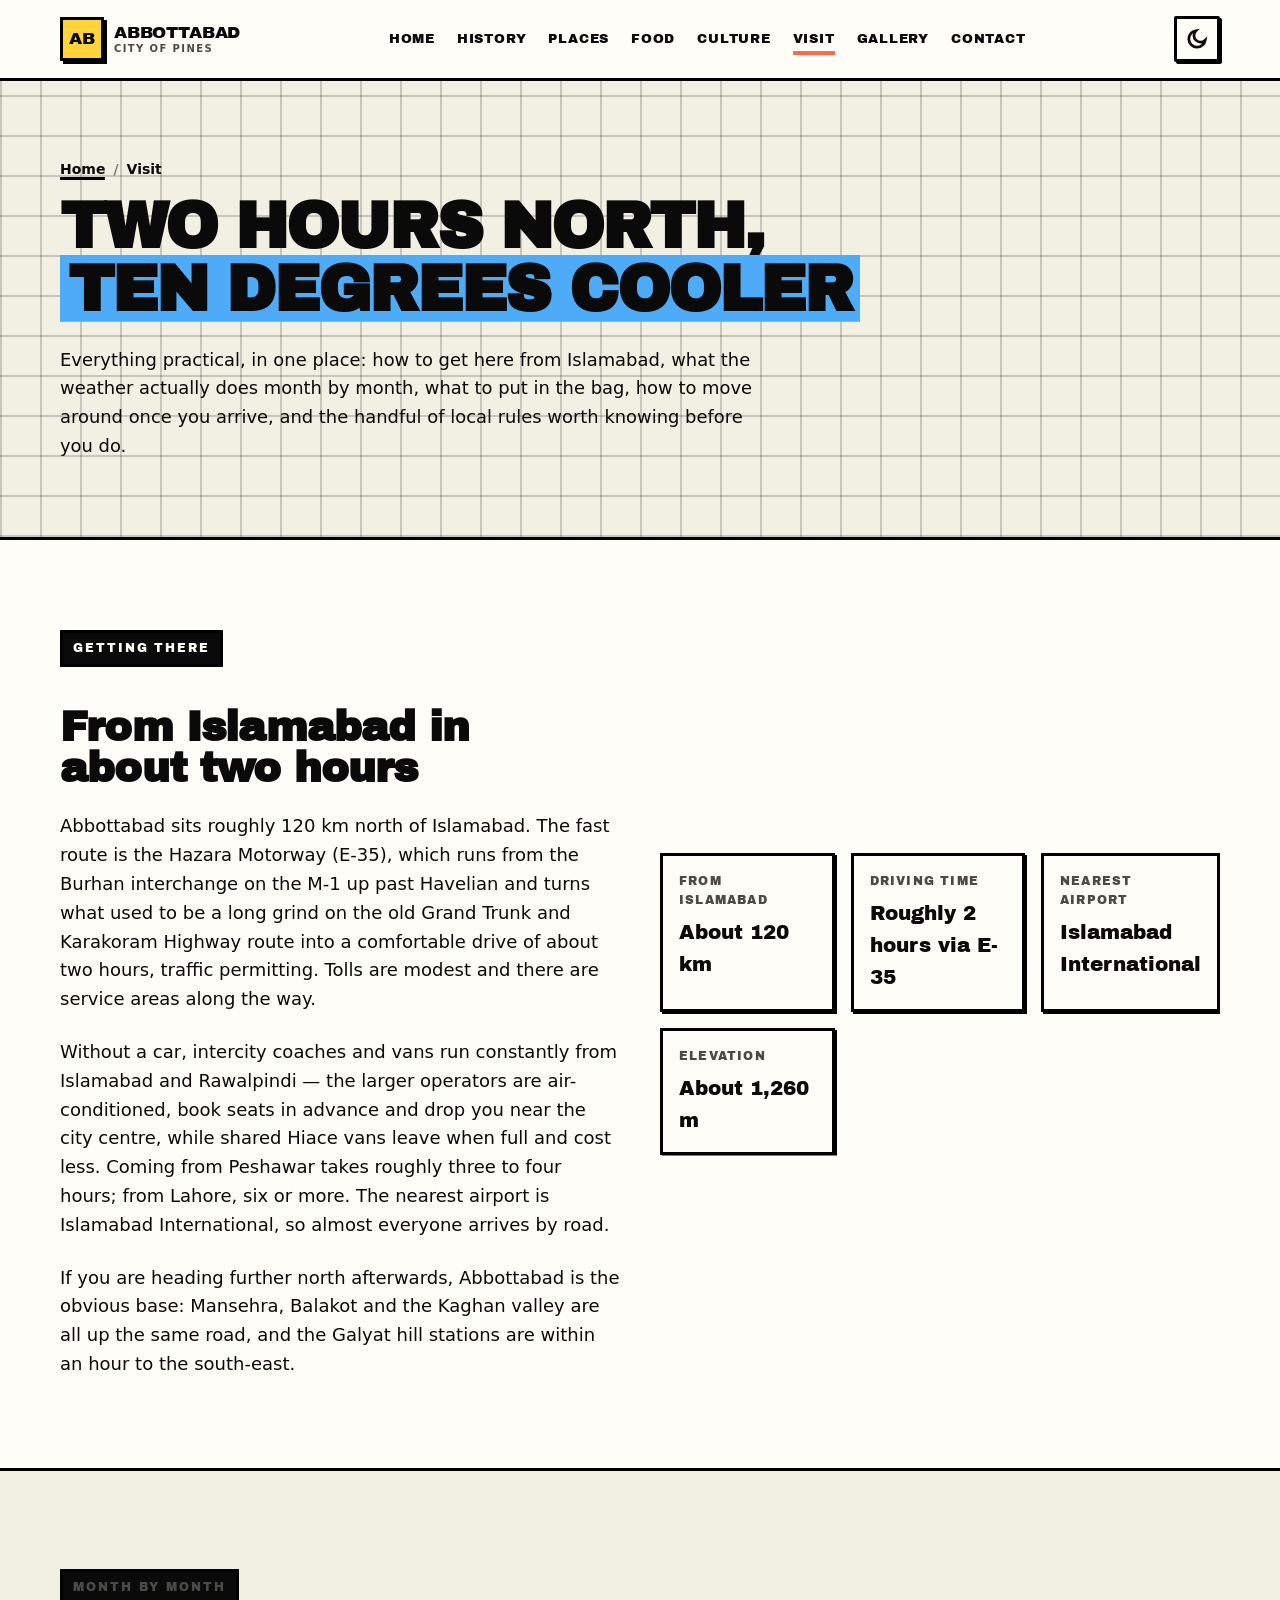
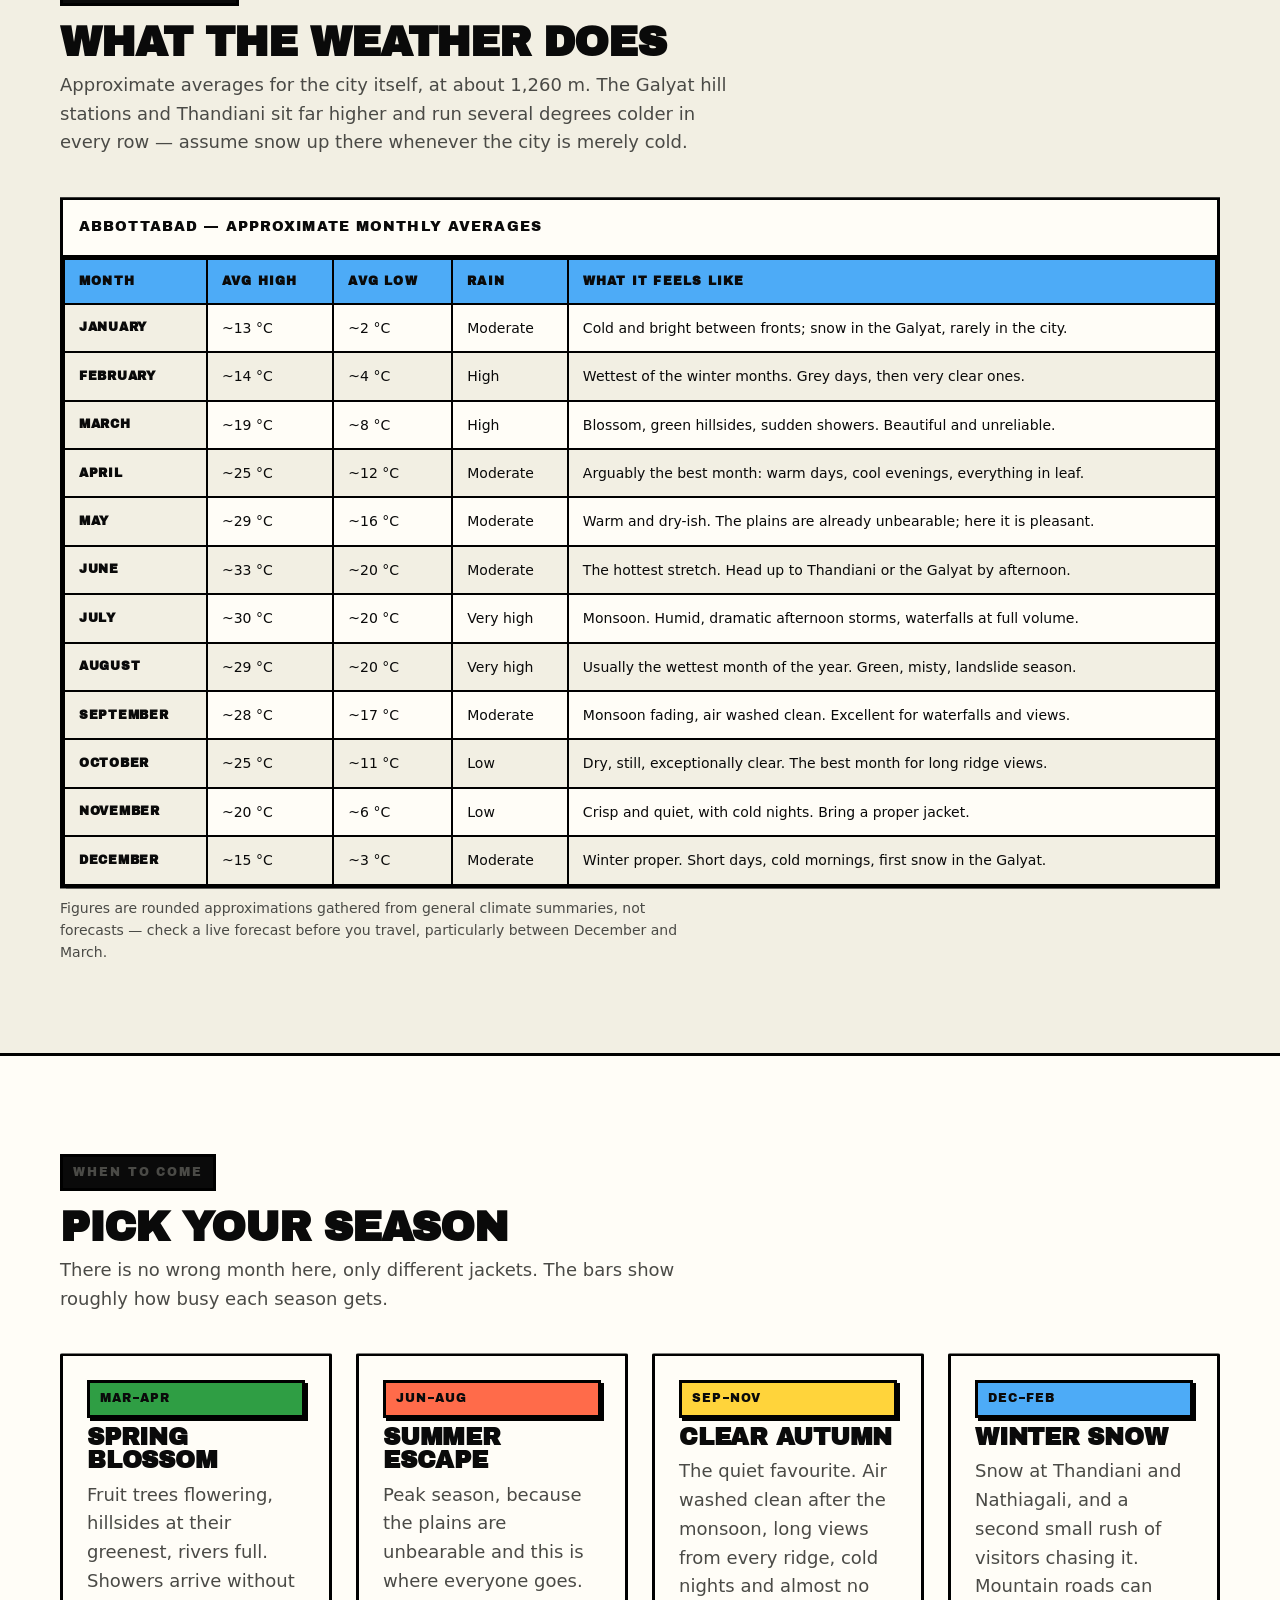
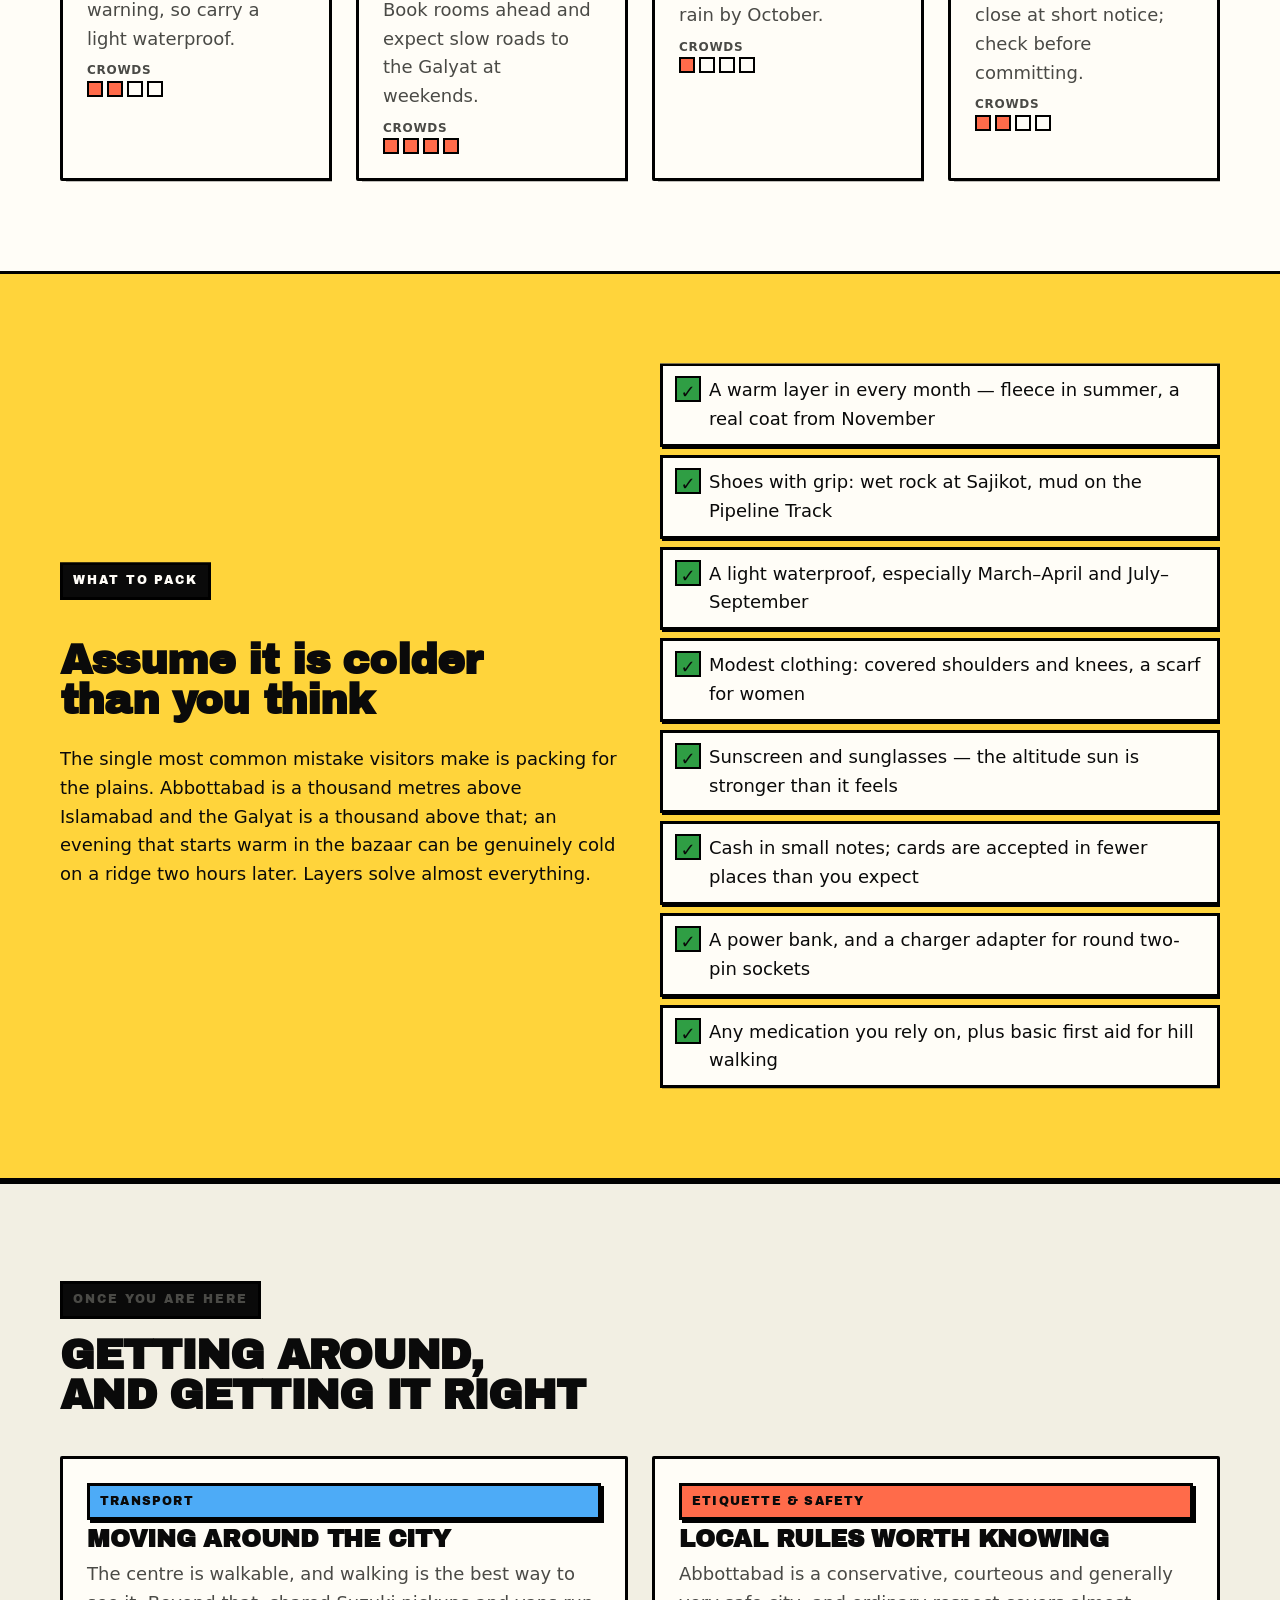
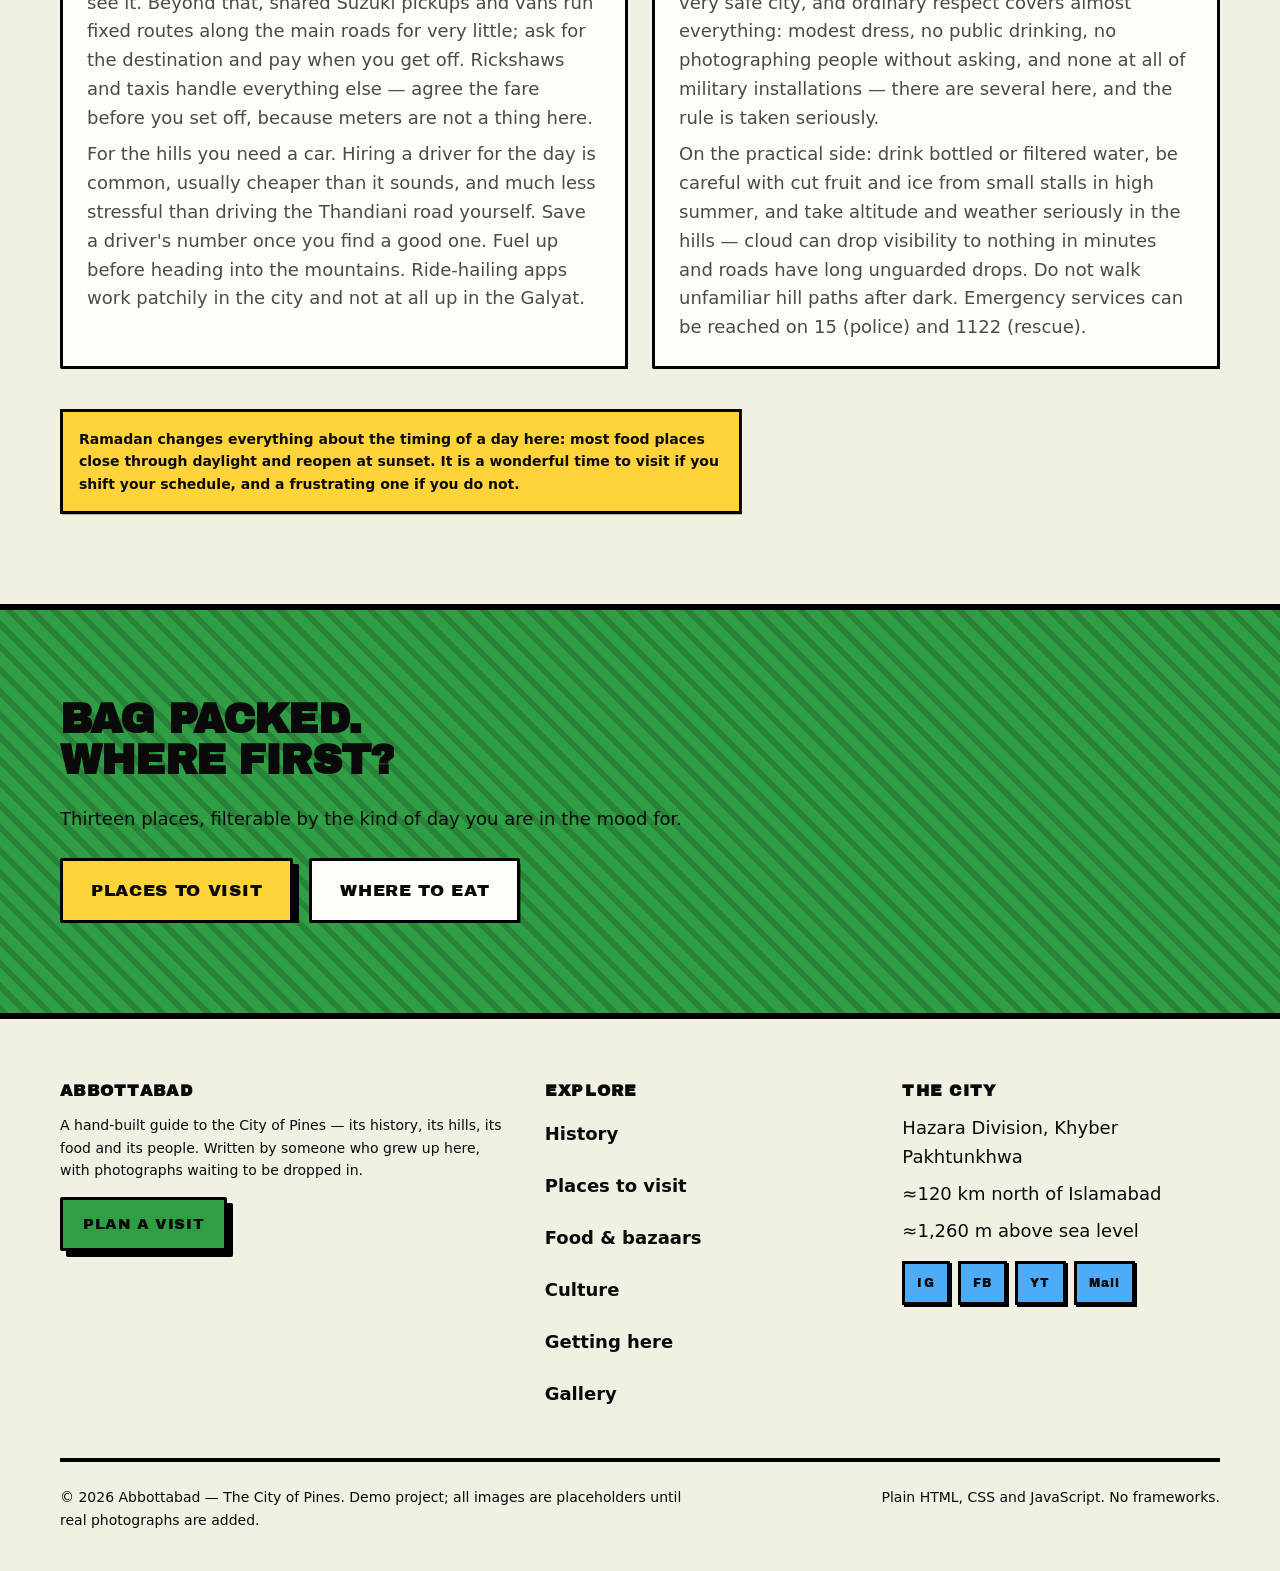
<file: visit.html>
<!DOCTYPE html>
<html lang="en">
<head>
<meta charset="utf-8">
<meta name="viewport" content="width=device-width, initial-scale=1">
<title>Visit Abbottabad — Getting There, Weather Month by Month, Packing</title>
<meta name="description" content="Abbottabad travel notes: 120 km from Islamabad on the E-35 in about two hours, month-by-month weather, a packing list, transport and etiquette.">
<link rel="canonical" href="https://abbottabad.vercel.app/visit.html">
<meta name="theme-color" content="#FFFDF7">
<meta name="color-scheme" content="light dark">

<!-- Google Search Console ownership proof for https://abbottabad.vercel.app/ — do not
     remove: deleting it un-verifies the property and the reports stop updating. -->
<meta name="google-site-verification" content="ZLj5JyfGVkZuOGoyVob9YLSymhWogjXKklPgtE1fB5c">

<!-- Open Graph -->
<meta property="og:type" content="article">
<meta property="og:site_name" content="Abbottabad — The City of Pines">
<meta property="og:locale" content="en_GB">
<meta property="og:title" content="Plan a Visit to Abbottabad">
<meta property="og:description" content="Practical travel notes for Abbottabad: about 120 km from Islamabad on the Hazara Motorway (E-35) in roughly two hours, a month-by-month weather table, what to pack, local transport and etiquette.">
<meta property="og:url" content="https://abbottabad.vercel.app/visit.html">
<meta property="og:image" content="https://abbottabad.vercel.app/images/og-cover.png">
<meta property="og:image:alt" content="Abbottabad, the City of Pines — pine ridges and a mustard sun on a bold typographic card.">
<meta property="og:image:type" content="image/png">
<meta property="og:image:width" content="1200">
<meta property="og:image:height" content="630">

<!-- Twitter -->
<meta name="twitter:card" content="summary_large_image">
<meta name="twitter:title" content="Plan a Visit to Abbottabad">
<meta name="twitter:description" content="Practical travel notes for Abbottabad: about 120 km from Islamabad on the Hazara Motorway (E-35) in roughly two hours, a month-by-month weather table, what to pack, local transport and etiquette.">
<meta name="twitter:image" content="https://abbottabad.vercel.app/images/og-cover.png">

<link rel="icon" href="favicon.svg" type="image/svg+xml">
<link rel="preconnect" href="https://fonts.googleapis.com">
<link rel="preconnect" href="https://fonts.gstatic.com" crossorigin>
<link rel="stylesheet" href="https://fonts.googleapis.com/css2?family=Archivo+Black&display=swap">
<link rel="stylesheet" href="css/style.css?v=1">

<!-- Runs before first paint: flags JS and applies the saved / system theme
     so the page never flashes the wrong colours. -->
<script>
(function () {
  var h = document.documentElement;
  h.classList.add('js');
  var t = null;
  try { t = localStorage.getItem('ab-theme'); } catch (e) {}
  if (!t) t = window.matchMedia('(prefers-color-scheme: dark)').matches ? 'dark' : 'light';
  h.setAttribute('data-theme', t);
})();
</script>

<script type="application/ld+json">
{
  "@context": "https://schema.org",
  "@type": "Place",
  "name": "Visiting Abbottabad",
  "description": "Travel information for Abbottabad, Pakistan: how to get there from Islamabad, weather by month, packing and etiquette.",
  "url": "https://abbottabad.vercel.app/",
  "address": {
    "@type": "PostalAddress",
    "addressLocality": "Abbottabad",
    "addressRegion": "Khyber Pakhtunkhwa",
    "addressCountry": "PK"
  },
  "geo": {
    "@type": "GeoCoordinates",
    "latitude": 34.1463,
    "longitude": 73.2117
  }
}
</script>
</head>

<body>
<a class="skip" href="#main">Skip to content</a>

<div class="progress" aria-hidden="true"><span class="progress__bar" id="progressBar"></span></div>

<header class="nav">
  <div class="nav__inner shell">
    <a class="brand" href="index.html">
      <span class="brand__mark" aria-hidden="true">AB</span>
      <span class="brand__txt">Abbottabad<small>City of Pines</small></span>
    </a>

    <nav class="nav__links" aria-label="Main">
      <ul class="nav__list">
        <li><a class="nav__link" href="index.html">Home</a></li>
        <li><a class="nav__link" href="history.html">History</a></li>
        <li><a class="nav__link" href="places.html">Places</a></li>
        <li><a class="nav__link" href="food.html">Food</a></li>
        <li><a class="nav__link" href="culture.html">Culture</a></li>
        <li><a class="nav__link" href="visit.html" aria-current="page">Visit</a></li>
        <li><a class="nav__link" href="gallery.html">Gallery</a></li>
        <li><a class="nav__link" href="contact.html">Contact</a></li>
      </ul>
    </nav>

    <div class="nav__tools">
      <button class="icon-btn" id="themeToggle" type="button" aria-pressed="false" aria-label="Switch to dark mode">
        <svg viewBox="0 0 24 24" aria-hidden="true"><path d="M21 13.2A9 9 0 1 1 10.8 3a7 7 0 0 0 10.2 10.2Z"/></svg>
      </button>
      <button class="icon-btn nav__burger" id="burger" type="button" aria-expanded="false" aria-controls="drawer" aria-label="Open menu">
        <svg viewBox="0 0 24 24" aria-hidden="true"><path d="M3 6h18M3 12h18M3 18h18"/></svg>
      </button>
    </div>
  </div>
</header>

<aside class="drawer" id="drawer" aria-label="Site menu" hidden>
  <div class="drawer__head">
    <span class="drawer__title">Menu</span>
    <button class="icon-btn" id="drawerClose" type="button" aria-label="Close menu">
      <svg viewBox="0 0 24 24" aria-hidden="true"><path d="M5 5l14 14M19 5 5 19"/></svg>
    </button>
  </div>
  <ul class="drawer__list" id="drawerList"></ul>
  <p class="drawer__foot small">Hazara Division · Khyber Pakhtunkhwa · Pakistan</p>
</aside>

<main id="main">

  <!-- ================= PAGE HEADER ================= -->
  <section class="phead pattern-grid u-sky">
    <div class="shell">
      <nav aria-label="Breadcrumb">
        <ol class="crumbs">
          <li><a href="index.html">Home</a></li>
          <li aria-current="page">Visit</li>
        </ol>
      </nav>
      <h1 class="phead__title" data-reveal="up">Two hours north, <mark>ten degrees cooler</mark></h1>
      <p class="phead__lede" data-reveal="up" data-reveal-delay="80">
        Everything practical, in one place: how to get here from Islamabad, what the weather actually
        does month by month, what to put in the bag, how to move around once you arrive, and the
        handful of local rules worth knowing before you do.
      </p>
    </div>
  </section>

  <!-- ================= GETTING THERE ================= -->
  <section class="section" aria-labelledby="get-h">
    <div class="shell">
      <div class="grid grid--split">
        <div class="stack" data-reveal="up">
          <p class="eyebrow">Getting there</p>
          <h2 id="get-h">From Islamabad in about two hours</h2>
          <p class="measure">Abbottabad sits roughly 120 km north of Islamabad. The fast route is the
            Hazara Motorway (E-35), which runs from the Burhan interchange on the M-1 up past
            Havelian and turns what used to be a long grind on the old Grand Trunk and Karakoram
            Highway route into a comfortable drive of about two hours, traffic permitting. Tolls are
            modest and there are service areas along the way.</p>
          <p class="measure">Without a car, intercity coaches and vans run constantly from Islamabad
            and Rawalpindi — the larger operators are air-conditioned, book seats in advance and drop
            you near the city centre, while shared Hiace vans leave when full and cost less. Coming
            from Peshawar takes roughly three to four hours; from Lahore, six or more. The nearest
            airport is Islamabad International, so almost everyone arrives by road.</p>
          <p class="measure">If you are heading further north afterwards, Abbottabad is the obvious
            base: Mansehra, Balakot and the Kaghan valley are all up the same road, and the Galyat
            hill stations are within an hour to the south-east.</p>
        </div>
        <dl class="facts" data-reveal="up" data-reveal-delay="120">
          <div class="fact">
            <dt>From Islamabad</dt>
            <dd>About 120 km</dd>
          </div>
          <div class="fact">
            <dt>Driving time</dt>
            <dd>Roughly 2 hours via E-35</dd>
          </div>
          <div class="fact">
            <dt>Nearest airport</dt>
            <dd>Islamabad International</dd>
          </div>
          <div class="fact">
            <dt>Elevation</dt>
            <dd>About 1,260 m</dd>
          </div>
        </dl>
      </div>
    </div>
  </section>

  <!-- ================= WEATHER TABLE ================= -->
  <section class="section section--band" aria-labelledby="wx-h">
    <div class="shell">
      <div class="sec-head">
        <div class="sec-head__text">
          <p class="eyebrow">Month by month</p>
          <h2 id="wx-h">What the weather does</h2>
          <p>Approximate averages for the city itself, at about 1,260 m. The Galyat hill stations and
            Thandiani sit far higher and run several degrees colder in every row — assume snow up
            there whenever the city is merely cold.</p>
        </div>
      </div>

      <div class="table-wrap" data-reveal="up">
        <table class="table">
          <caption>Abbottabad — approximate monthly averages</caption>
          <thead>
            <tr>
              <th scope="col">Month</th>
              <th scope="col">Avg high</th>
              <th scope="col">Avg low</th>
              <th scope="col">Rain</th>
              <th scope="col">What it feels like</th>
            </tr>
          </thead>
          <tbody>
            <tr><th scope="row">January</th><td>~13 °C</td><td>~2 °C</td><td>Moderate</td><td>Cold and bright between fronts; snow in the Galyat, rarely in the city.</td></tr>
            <tr><th scope="row">February</th><td>~14 °C</td><td>~4 °C</td><td>High</td><td>Wettest of the winter months. Grey days, then very clear ones.</td></tr>
            <tr><th scope="row">March</th><td>~19 °C</td><td>~8 °C</td><td>High</td><td>Blossom, green hillsides, sudden showers. Beautiful and unreliable.</td></tr>
            <tr><th scope="row">April</th><td>~25 °C</td><td>~12 °C</td><td>Moderate</td><td>Arguably the best month: warm days, cool evenings, everything in leaf.</td></tr>
            <tr><th scope="row">May</th><td>~29 °C</td><td>~16 °C</td><td>Moderate</td><td>Warm and dry-ish. The plains are already unbearable; here it is pleasant.</td></tr>
            <tr><th scope="row">June</th><td>~33 °C</td><td>~20 °C</td><td>Moderate</td><td>The hottest stretch. Head up to Thandiani or the Galyat by afternoon.</td></tr>
            <tr><th scope="row">July</th><td>~30 °C</td><td>~20 °C</td><td>Very high</td><td>Monsoon. Humid, dramatic afternoon storms, waterfalls at full volume.</td></tr>
            <tr><th scope="row">August</th><td>~29 °C</td><td>~20 °C</td><td>Very high</td><td>Usually the wettest month of the year. Green, misty, landslide season.</td></tr>
            <tr><th scope="row">September</th><td>~28 °C</td><td>~17 °C</td><td>Moderate</td><td>Monsoon fading, air washed clean. Excellent for waterfalls and views.</td></tr>
            <tr><th scope="row">October</th><td>~25 °C</td><td>~11 °C</td><td>Low</td><td>Dry, still, exceptionally clear. The best month for long ridge views.</td></tr>
            <tr><th scope="row">November</th><td>~20 °C</td><td>~6 °C</td><td>Low</td><td>Crisp and quiet, with cold nights. Bring a proper jacket.</td></tr>
            <tr><th scope="row">December</th><td>~15 °C</td><td>~3 °C</td><td>Moderate</td><td>Winter proper. Short days, cold mornings, first snow in the Galyat.</td></tr>
          </tbody>
        </table>
      </div>
      <p class="small muted mt-2">Figures are rounded approximations gathered from general climate
        summaries, not forecasts — check a live forecast before you travel, particularly between
        December and March.</p>
    </div>
  </section>

  <!-- ================= BEST SEASONS ================= -->
  <section class="section" aria-labelledby="seasons-h">
    <div class="shell">
      <div class="sec-head">
        <div class="sec-head__text">
          <p class="eyebrow">When to come</p>
          <h2 id="seasons-h">Pick your season</h2>
          <p>There is no wrong month here, only different jackets. The bars show roughly how busy
            each season gets.</p>
        </div>
      </div>

      <div class="grid grid--4" data-stagger>
        <article class="card u-pine" data-reveal="up">
          <div class="card__body">
            <span class="badge u-pine">Mar–Apr</span>
            <h3>Spring blossom</h3>
            <p>Fruit trees flowering, hillsides at their greenest, rivers full. Showers arrive without
              warning, so carry a light waterproof.</p>
            <p class="micro upper">Crowds
              <span class="meter" aria-hidden="true"><span class="meter__cell is-on"></span><span class="meter__cell is-on"></span><span class="meter__cell"></span><span class="meter__cell"></span></span>
              <span class="sr-only">2 out of 4</span>
            </p>
          </div>
        </article>
        <article class="card u-tomato" data-reveal="up">
          <div class="card__body">
            <span class="badge u-tomato">Jun–Aug</span>
            <h3>Summer escape</h3>
            <p>Peak season, because the plains are unbearable and this is where everyone goes. Book
              rooms ahead and expect slow roads to the Galyat at weekends.</p>
            <p class="micro upper">Crowds
              <span class="meter" aria-hidden="true"><span class="meter__cell is-on"></span><span class="meter__cell is-on"></span><span class="meter__cell is-on"></span><span class="meter__cell is-on"></span></span>
              <span class="sr-only">4 out of 4</span>
            </p>
          </div>
        </article>
        <article class="card u-mustard" data-reveal="up">
          <div class="card__body">
            <span class="badge u-mustard">Sep–Nov</span>
            <h3>Clear autumn</h3>
            <p>The quiet favourite. Air washed clean after the monsoon, long views from every ridge,
              cold nights and almost no rain by October.</p>
            <p class="micro upper">Crowds
              <span class="meter" aria-hidden="true"><span class="meter__cell is-on"></span><span class="meter__cell"></span><span class="meter__cell"></span><span class="meter__cell"></span></span>
              <span class="sr-only">1 out of 4</span>
            </p>
          </div>
        </article>
        <article class="card u-sky" data-reveal="up">
          <div class="card__body">
            <span class="badge u-sky">Dec–Feb</span>
            <h3>Winter snow</h3>
            <p>Snow at Thandiani and Nathiagali, and a second small rush of visitors chasing it.
              Mountain roads can close at short notice; check before committing.</p>
            <p class="micro upper">Crowds
              <span class="meter" aria-hidden="true"><span class="meter__cell is-on"></span><span class="meter__cell is-on"></span><span class="meter__cell"></span><span class="meter__cell"></span></span>
              <span class="sr-only">2 out of 4</span>
            </p>
          </div>
        </article>
      </div>
    </div>
  </section>

  <!-- ================= PACKING ================= -->
  <section class="section section--accent u-mustard" aria-labelledby="pack-h">
    <div class="shell">
      <div class="grid grid--split">
        <div class="stack" data-reveal="left">
          <p class="eyebrow">What to pack</p>
          <h2 id="pack-h">Assume it is colder than you think</h2>
          <p class="measure">The single most common mistake visitors make is packing for the plains.
            Abbottabad is a thousand metres above Islamabad and the Galyat is a thousand above that;
            an evening that starts warm in the bazaar can be genuinely cold on a ridge two hours
            later. Layers solve almost everything.</p>
        </div>
        <ul class="checks" data-reveal="right" data-reveal-delay="120" data-stagger>
          <li>A warm layer in every month — fleece in summer, a real coat from November</li>
          <li>Shoes with grip: wet rock at Sajikot, mud on the Pipeline Track</li>
          <li>A light waterproof, especially March–April and July–September</li>
          <li>Modest clothing: covered shoulders and knees, a scarf for women</li>
          <li>Sunscreen and sunglasses — the altitude sun is stronger than it feels</li>
          <li>Cash in small notes; cards are accepted in fewer places than you expect</li>
          <li>A power bank, and a charger adapter for round two-pin sockets</li>
          <li>Any medication you rely on, plus basic first aid for hill walking</li>
        </ul>
      </div>
    </div>
  </section>

  <!-- ================= LOCAL TRANSPORT + ETIQUETTE ================= -->
  <section class="section section--band" aria-labelledby="around-h">
    <div class="shell">
      <div class="sec-head">
        <div class="sec-head__text">
          <p class="eyebrow">Once you are here</p>
          <h2 id="around-h">Getting around, and getting it right</h2>
        </div>
      </div>

      <div class="grid grid--2">
        <article class="card" data-reveal="left">
          <div class="card__body">
            <span class="badge u-sky">Transport</span>
            <h3>Moving around the city</h3>
            <p>The centre is walkable, and walking is the best way to see it. Beyond that, shared
              Suzuki pickups and vans run fixed routes along the main roads for very little; ask for
              the destination and pay when you get off. Rickshaws and taxis handle everything else —
              agree the fare before you set off, because meters are not a thing here.</p>
            <p>For the hills you need a car. Hiring a driver for the day is common, usually cheaper
              than it sounds, and much less stressful than driving the Thandiani road yourself. Save a
              driver's number once you find a good one. Fuel up before heading into the mountains.
              Ride-hailing apps work patchily in the city and not at all up in the Galyat.</p>
          </div>
        </article>

        <article class="card" data-reveal="right" data-reveal-delay="100">
          <div class="card__body">
            <span class="badge u-tomato">Etiquette &amp; safety</span>
            <h3>Local rules worth knowing</h3>
            <p>Abbottabad is a conservative, courteous and generally very safe city, and ordinary
              respect covers almost everything: modest dress, no public drinking, no photographing
              people without asking, and none at all of military installations — there are several
              here, and the rule is taken seriously.</p>
            <p>On the practical side: drink bottled or filtered water, be careful with cut fruit and
              ice from small stalls in high summer, and take altitude and weather seriously in the
              hills — cloud can drop visibility to nothing in minutes and roads have long unguarded
              drops. Do not walk unfamiliar hill paths after dark. Emergency services can be reached
              on 15 (police) and 1122 (rescue).</p>
          </div>
        </article>
      </div>

      <p class="notice mt-5" data-reveal="up">Ramadan changes everything about the timing of a day
        here: most food places close through daylight and reopen at sunset. It is a wonderful time to
        visit if you shift your schedule, and a frustrating one if you do not.</p>
    </div>
  </section>

  <!-- ================= CTA ================= -->
  <section class="cta pattern-stripes" aria-labelledby="visit-cta-h">
    <div class="shell cta__inner">
      <h2 id="visit-cta-h" data-reveal="up">Bag packed.<br>Where first?</h2>
      <p data-reveal="up" data-reveal-delay="80">Thirteen places, filterable by the kind of day you
        are in the mood for.</p>
      <div class="cluster" data-reveal="up" data-reveal-delay="160">
        <a class="btn btn--mustard btn--lg" href="places.html">Places to visit</a>
        <a class="btn btn--lg" href="food.html">Where to eat</a>
      </div>
    </div>
  </section>





</main>

<footer class="footer">
  <div class="shell">
    <div class="footer__grid">
      <div>
        <h2>Abbottabad</h2>
        <p class="small measure">A hand-built guide to the City of Pines — its history, its hills,
          its food and its people. Written by someone who grew up here, with photographs waiting to
          be dropped in.</p>
        <p class="mt-3"><a class="btn btn--pine" href="visit.html">Plan a visit</a></p>
      </div>
      <div>
        <h3>Explore</h3>
        <ul class="footer__list">
          <li><a href="history.html">History</a></li>
          <li><a href="places.html">Places to visit</a></li>
          <li><a href="food.html">Food &amp; bazaars</a></li>
          <li><a href="culture.html">Culture</a></li>
          <li><a href="visit.html">Getting here</a></li>
          <li><a href="gallery.html">Gallery</a></li>
        </ul>
      </div>
      <div>
        <h3>The city</h3>
        <ul class="footer__list">
          <li>Hazara Division, Khyber Pakhtunkhwa</li>
          <li>≈120 km north of Islamabad</li>
          <li>≈1,260 m above sea level</li>
        </ul>
        <div class="social mt-3 u-sky" aria-label="Social links (demo)">
          <a href="contact.html" aria-label="Instagram (demo link)">IG</a>
          <a href="contact.html" aria-label="Facebook (demo link)">FB</a>
          <a href="contact.html" aria-label="YouTube (demo link)">YT</a>
          <a href="contact.html" aria-label="Email us">Mail</a>
        </div>
      </div>
    </div>

    <div class="footer__bottom">
      <p class="small">© <span data-year>2026</span> Abbottabad — The City of Pines. Demo project;
        all images are placeholders until real photographs are added.</p>
      <p class="small">Plain HTML, CSS and JavaScript. No frameworks.</p>
    </div>
  </div>
</footer>

<a class="totop icon-btn icon-btn--lg u-mustard" id="toTop" href="#top" aria-label="Back to top">
  <svg viewBox="0 0 24 24" aria-hidden="true"><path d="M12 20V5M5 12l7-7 7 7"/></svg>
</a>

<script src="js/main.js?v=1" defer></script>
</body>
</html>
</file>
<file: css/style.css>
/* ==========================================================================
   ABBOTTABAD — THE CITY OF PINES
   Neobrutalist design system · plain CSS3, no build step
   --------------------------------------------------------------------------
   1. RESET
   2. DESIGN TOKENS      (retune the whole site from here)
   3. BASE + TYPOGRAPHY
   4. LAYOUT
   5. COMPONENTS
   6. ANIMATIONS
   7. PAGE OVERRIDES
   8. UTILITIES
   ========================================================================== */

/* ==========================================================================
   1. RESET
   ========================================================================== */
*,
*::before,
*::after { box-sizing: border-box; }

* { margin: 0; }

html { -webkit-text-size-adjust: 100%; }

body {
  min-height: 100vh;
  min-height: 100dvh;
  -webkit-font-smoothing: antialiased;
  /* clip (not hidden) so hard shadows never create a scrollbar
     while position: sticky keeps working */
  overflow-x: clip;
}

img, svg, video, canvas { display: block; max-width: 100%; }
img { height: auto; }

input, button, textarea, select { font: inherit; color: inherit; }
button { background: none; border: 0; cursor: pointer; }

ul[class], ol[class] { list-style: none; padding: 0; }
a { color: inherit; }
table { border-collapse: collapse; width: 100%; }
[hidden] { display: none !important; }

/* ==========================================================================
   2. DESIGN TOKENS
   Everything that defines "the look" lives here. Change a value once and the
   entire site follows: colours, border width, shadow offset, spacing, easing.
   ========================================================================== */
:root {
  color-scheme: light;

  /* --- palette: paper + ink ------------------------------------------- */
  --paper:   #FFFDF7;   /* page background      */
  --paper-2: #F2EFE3;   /* banded section / skeleton block */
  --ink:     #0A0A0A;   /* body text            */
  --muted:   #4A4A46;   /* secondary text (8.6:1 on paper) */

  /* --- palette: flat accents (never used as pale tints) --------------- */
  --pine:    #2F9E44;
  --mustard: #FFD43B;
  --tomato:  #FF6B4A;
  --sky:     #4DABF7;
  --lilac:   #B197FC;
  --error:   #D62828;

  /* text colour that sits on each accent block.
     #0A0A0A on pine is 5.7:1 — white would only reach 3.4:1, which fails AA
     for body-size text. --on-ink follows --paper so it flips with the theme. */
  --on-pine:    #0A0A0A;
  --on-mustard: #0A0A0A;
  --on-tomato:  #0A0A0A;
  --on-sky:     #0A0A0A;
  --on-lilac:   #0A0A0A;
  --on-ink:     var(--paper);

  /* current accent — set per section/card with .u-* helper classes */
  --accent: var(--pine);
  --on-accent: var(--on-pine);

  /* --- the neobrutalist frame ---------------------------------------- */
  --bd-w: 3px;          /* border width everywhere   */
  --bd-c: #000000;      /* border colour             */
  --sh-o: 6px;          /* hard shadow offset        */
  --sh-c: #000000;      /* hard shadow colour        */
  --shadow:    var(--sh-o) var(--sh-o) 0 var(--sh-c);
  --shadow-sm: 2px 2px 0 var(--sh-c);
  --shadow-lg: 10px 10px 0 var(--sh-c);
  --radius: 2px;
  --radius-lg: 4px;
  --dot: rgba(10, 10, 10, .18);   /* dotted / striped pattern ink */
  --focus: #0A0A0A;               /* focus ring colour */
  --scrim: rgba(10, 10, 10, .55);
}

:root {
  /* --- spacing scale: 4 / 8 / 16 / 24 / 40 / 64 / 96 ------------------ */
  --s-1: 4px;
  --s-2: 8px;
  --s-3: 16px;
  --s-4: 24px;
  --s-5: 40px;
  --s-6: 64px;
  --s-7: 96px;

  /* --- layout --------------------------------------------------------- */
  --shell: 1240px;
  --gutter: clamp(16px, 4vw, 40px);
  --section-y: clamp(48px, 7vw, 96px);
  --nav-h: 66px;

  /* --- typography ----------------------------------------------------- */
  --f-display: "Archivo Black", "Space Grotesk", "Arial Black",
               "Helvetica Neue", system-ui, sans-serif;
  --f-body: system-ui, -apple-system, "Segoe UI", Roboto, "Helvetica Neue",
            Arial, sans-serif;
  --t-hero:  clamp(3rem, 13vw, 9rem);
  --t-h1:    clamp(2.1rem, 6vw, 4rem);
  --t-h2:    clamp(1.55rem, 4vw, 2.6rem);
  --t-h3:    clamp(1.15rem, 2vw, 1.5rem);
  --t-body:  clamp(1.0625rem, 0.25vw + 1rem, 1.125rem);
  --t-small: 0.875rem;
  --t-micro: 0.75rem;
  --measure: 70ch;

  /* --- motion --------------------------------------------------------- */
  --ease:     cubic-bezier(.2, .8, .2, 1);
  --ease-out: cubic-bezier(.16, .84, .44, 1);
  --t-fast: 150ms;
  --t-mid:  300ms;
  --t-slow: 650ms;
  --reveal-y: 32px;      /* travel for data-reveal="up"          */
  --reveal-x: 38px;      /* travel for data-reveal="left|right"  */

  /* --- stacking order ------------------------------------------------- */
  --z-nav: 100;
  --z-totop: 120;
  --z-progress: 150;
  --z-drawer: 200;
  --z-modal: 300;
  --z-wipe: 400;
}

@media (min-width: 1024px) { :root { --nav-h: 78px; } }

/* --- DARK MODE: same rules inverted --------------------------------------
   Background goes near-black, borders and hard shadows go white, the accent
   blocks stay fully saturated so the poster look survives. ---------------- */
[data-theme="dark"] {
  color-scheme: dark;
  --paper:   #111111;
  --paper-2: #1B1B19;
  --ink:     #F6F4EC;
  --muted:   #B7B4AA;
  --bd-c:    #FFFFFF;
  --sh-c:    #FFFFFF;
  --dot:     rgba(255, 255, 255, .22);
  --focus:   #FFD43B;
  --scrim:   rgba(0, 0, 0, .7);
  --error:   #FF5A5A;
}
[data-theme="dark"] .error,
[data-theme="dark"] .error-block { color: #140000; }

/* The toggle animates instead of flashing: main.js adds .theme-anim for
   ~320ms while the swap happens, then removes it again. */
.theme-anim,
.theme-anim *,
.theme-anim *::before,
.theme-anim *::after {
  transition: background-color 320ms linear, color 320ms linear,
              border-color 320ms linear, box-shadow 320ms linear,
              fill 320ms linear !important;
}

/* ==========================================================================
   3. BASE + TYPOGRAPHY
   ========================================================================== */
html {
  scroll-behavior: smooth;
  /* anchor targets never hide under the sticky navbar */
  scroll-padding-top: calc(var(--nav-h) + var(--s-3));
}

body {
  background-color: var(--paper);
  color: var(--ink);
  font-family: var(--f-body);
  font-size: var(--t-body);
  line-height: 1.6;
}

h1, h2, h3, h4, h5 {
  font-family: var(--f-display);
  font-weight: 900;
  line-height: .98;
  letter-spacing: -.02em;
  text-wrap: balance;
}
h1 { font-size: var(--t-h1); }
h2 { font-size: var(--t-h2); }
h3 { font-size: var(--t-h3); }
h4 { font-size: 1.0625rem; letter-spacing: .02em; }

p, li { max-width: var(--measure); }
.lead {
  font-size: clamp(1.125rem, 1.6vw, 1.375rem);
  line-height: 1.5;
  font-weight: 600;
}

/* prose links: thick underline, accent block on hover */
.prose a,
a.link {
  text-decoration: underline;
  text-decoration-thickness: 3px;
  text-underline-offset: 3px;
  font-weight: 700;
}
.prose a:hover,
a.link:hover {
  background-color: var(--mustard);
  color: #0A0A0A;
  text-decoration-color: #0A0A0A;
}
.prose > * + * { margin-top: var(--s-3); }
.prose h3 { margin-top: var(--s-5); }

::selection { background: var(--mustard); color: #0A0A0A; }

/* Focus: thick, always outside the element so it stays visible on top of
   dark stickers and accent blocks alike. */
:focus-visible {
  outline: 4px solid var(--focus);
  outline-offset: 3px;
}
:focus:not(:focus-visible) { outline: none; }

.sr-only {
  position: absolute;
  width: 1px; height: 1px;
  padding: 0; margin: -1px;
  overflow: hidden;
  clip: rect(0 0 0 0);
  clip-path: inset(50%);
  white-space: nowrap;
  border: 0;
}

/* skip-to-content ---------------------------------------------------------- */
.skip {
  position: fixed;
  top: var(--s-2);
  left: var(--s-2);
  z-index: 500;
  padding: 12px 18px;
  font-family: var(--f-display);
  font-size: var(--t-small);
  text-transform: uppercase;
  letter-spacing: .08em;
  text-decoration: none;
  background: var(--mustard);
  color: #0A0A0A;
  border: var(--bd-w) solid var(--bd-c);
  box-shadow: var(--shadow);
  transform: translate3d(0, -160%, 0);
  transition: transform var(--t-mid) var(--ease);
}
.skip:focus { transform: translate3d(0, 0, 0); }

/* ==========================================================================
   4. LAYOUT
   ========================================================================== */
.shell {
  width: 100%;
  max-width: var(--shell);
  margin-inline: auto;
  padding-inline: var(--gutter);
}
.shell--narrow { max-width: 860px; }

.section { padding-block: var(--section-y); position: relative; }
.section--tight { padding-block: clamp(32px, 5vw, 64px); }
.section--band {
  background-color: var(--paper-2);
  border-block: var(--bd-w) solid var(--bd-c);
}

/* accent-filled section blocks (culture.html alternating bands) */
.section--accent {
  background-color: var(--accent);
  color: var(--on-accent);
  border-block: var(--bd-w) solid var(--bd-c);
}
.section--accent .muted { color: inherit; opacity: .8; }

.grid { display: grid; gap: var(--s-4); }
.grid--2 { grid-template-columns: repeat(auto-fit, minmax(min(100%, 320px), 1fr)); }
.grid--3 { grid-template-columns: repeat(auto-fit, minmax(min(100%, 288px), 1fr)); }
.grid--4 { grid-template-columns: repeat(auto-fit, minmax(min(100%, 200px), 1fr)); }
.grid--split { grid-template-columns: 1fr; align-items: center; gap: var(--s-5); }
@media (min-width: 900px) {
  .grid--split { grid-template-columns: 1fr 1fr; }
  .grid--split.is-flipped > :first-child { order: 2; }
}

.cluster { display: flex; flex-wrap: wrap; gap: var(--s-3); align-items: center; }
.stack > * + * { margin-top: var(--s-4); }
.stack-sm > * + * { margin-top: var(--s-2); }

/* section headings ---------------------------------------------------------- */
.sec-head {
  display: flex;
  flex-wrap: wrap;
  align-items: flex-end;
  justify-content: space-between;
  gap: var(--s-3);
  margin-bottom: var(--s-5);
}
.sec-head__text { max-width: 60ch; }
.sec-head h2 { text-transform: uppercase; letter-spacing: -.025em; }
.sec-head p { margin-top: var(--s-2); color: var(--muted); }
.section--accent .sec-head p { color: inherit; }

.eyebrow {
  display: inline-block;
  margin-bottom: var(--s-3);
  padding: 6px 10px;
  font-family: var(--f-display);
  font-size: var(--t-micro);
  letter-spacing: .16em;
  text-transform: uppercase;
  background: var(--ink);
  color: var(--paper);
  border: var(--bd-w) solid var(--bd-c);
}

/* 4px black divider rule */
.rule {
  border: 0;
  height: 4px;
  background: var(--bd-c);
  margin-block: var(--s-5);
}
.rule--short { width: 96px; margin-inline: 0; }

/* flat pattern backgrounds (hard stops only — no soft gradients) */
.pattern-dots {
  background-image: radial-gradient(var(--dot) 2.5px, transparent 2.5px);
  background-size: 20px 20px;
}
.pattern-stripes {
  background-image: repeating-linear-gradient(45deg,
    var(--dot) 0 6px, transparent 6px 16px);
}
.pattern-grid {
  background-image:
    repeating-linear-gradient(0deg, var(--dot) 0 2px, transparent 2px 40px),
    repeating-linear-gradient(90deg, var(--dot) 0 2px, transparent 2px 40px);
}

/* ==========================================================================
   5. COMPONENTS
   ========================================================================== */

/* --- card ---------------------------------------------------------------- */
.card {
  position: relative;
  display: flex;
  flex-direction: column;
  background-color: var(--paper);
  color: var(--ink);
  border: var(--bd-w) solid var(--bd-c);
  border-radius: var(--radius);
  box-shadow: var(--shadow);
  padding: var(--s-4);
  transition: transform var(--t-fast) var(--ease),
              box-shadow var(--t-fast) var(--ease);
}
.card--flush { padding: 0; overflow: hidden; }
.card--flush .card__body { padding: var(--s-4); }
/* media that sits flush inside a card keeps only the dividing line */
.card--flush > .frame,
.card--flush > a > .frame {
  border: 0;
  border-bottom: var(--bd-w) solid var(--bd-c);
  border-radius: 0;
  box-shadow: none;
}
.card--accent { background-color: var(--accent); color: var(--on-accent); }
.card__body { display: flex; flex-direction: column; gap: var(--s-2); flex: 1; }
.card h3 { text-transform: uppercase; letter-spacing: -.01em; }
.card p { color: var(--muted); max-width: none; }
.card--accent p, .card--accent .muted { color: inherit; }

/* whole-card link: the physical press applies to the card itself */
.card--link { cursor: pointer; }
.card--link:hover,
.card--link:focus-within {
  transform: translate3d(3px, 3px, 0);
  box-shadow: 3px 3px 0 var(--sh-c);
}
.card--link:active { transform: translate3d(var(--sh-o), var(--sh-o), 0); box-shadow: 0 0 0 var(--sh-c); }
.card__link {
  text-decoration: none;
  font-family: var(--f-display);
  text-transform: uppercase;
  font-size: var(--t-small);
  letter-spacing: .06em;
  margin-top: auto;
  display: inline-flex;
  align-items: center;
  gap: 8px;
  min-height: 44px;
}
/* stretched hit area keeps the 44px target without nesting links */
.card__link--stretch::after { content: ""; position: absolute; inset: 0; }

/* --- buttons ------------------------------------------------------------- */
.btn {
  display: inline-flex;
  align-items: center;
  justify-content: center;
  gap: 10px;
  min-height: 44px;
  min-width: 44px;
  padding: 12px 20px;
  font-family: var(--f-display);
  font-size: 0.9375rem;
  text-transform: uppercase;
  letter-spacing: .04em;
  text-align: center;
  text-decoration: none;
  background-color: var(--paper);
  color: var(--ink);
  border: var(--bd-w) solid var(--bd-c);
  border-radius: var(--radius);
  box-shadow: var(--shadow);
  transition: transform var(--t-fast) var(--ease),
              box-shadow var(--t-fast) var(--ease),
              background-color var(--t-fast) linear;
}

/* four distinct states: default / hover / focus-visible / active */
.btn:hover { transform: translate3d(2px, 2px, 0); box-shadow: var(--shadow-sm); }
.btn:focus-visible { transform: translate3d(2px, 2px, 0); box-shadow: var(--shadow-sm); }
.btn:active {
  transform: translate3d(var(--sh-o), var(--sh-o), 0);
  box-shadow: 0 0 0 var(--sh-c);
}
.btn[aria-disabled="true"], .btn:disabled {
  opacity: .55; cursor: not-allowed; transform: none; box-shadow: var(--shadow);
}
.btn--pine    { background-color: var(--pine);    color: var(--on-pine); }
.btn--mustard { background-color: var(--mustard); color: var(--on-mustard); }
.btn--tomato  { background-color: var(--tomato);  color: var(--on-tomato); }
.btn--sky     { background-color: var(--sky);     color: var(--on-sky); }
.btn--lilac   { background-color: var(--lilac);   color: var(--on-lilac); }
.btn--ink     { background-color: var(--ink);     color: var(--on-ink); }
.btn--lg      { padding: 16px 28px; font-size: 1.0625rem; }
.btn--block   { width: 100%; }

/* icon-only square button (nav tools, modal close, lightbox arrows) */
.icon-btn {
  display: inline-grid;
  place-items: center;
  width: 46px;
  height: 46px;
  background-color: var(--paper);
  color: var(--ink);
  border: var(--bd-w) solid var(--bd-c);
  border-radius: var(--radius);
  box-shadow: var(--shadow-sm);
  transition: transform var(--t-fast) var(--ease),
              box-shadow var(--t-fast) var(--ease),
              background-color var(--t-fast) linear;
}
.icon-btn:hover { transform: translate3d(2px, 2px, 0); box-shadow: 0 0 0 var(--sh-c); background-color: var(--mustard); color: #0A0A0A; }
.icon-btn:active { transform: translate3d(2px, 2px, 0); box-shadow: none; }
.icon-btn svg { width: 22px; height: 22px; fill: none; stroke: currentColor; stroke-width: 3; stroke-linecap: square; }
.icon-btn--lg { width: 56px; height: 56px; box-shadow: var(--shadow); }
.icon-btn--lg:hover { box-shadow: var(--shadow-sm); }

/* --- badges + stickers ---------------------------------------------------- */
.badge {
  display: inline-block;
  padding: 6px 10px;
  font-family: var(--f-display);
  font-size: var(--t-micro);
  letter-spacing: .1em;
  text-transform: uppercase;
  background-color: var(--accent);
  color: var(--on-accent);
  border: var(--bd-w) solid var(--bd-c);
  box-shadow: 3px 3px 0 var(--sh-c);
}

.badge--ink { background-color: var(--ink); color: var(--on-ink); }
.sticker {
  display: inline-block;
  padding: 8px 14px;
  font-family: var(--f-display);
  font-size: var(--t-small);
  letter-spacing: .08em;
  text-transform: uppercase;
  background-color: var(--ink);
  color: var(--on-ink);
  border: var(--bd-w) solid var(--bd-c);
  box-shadow: var(--shadow);
  transform: rotate(-3deg);
}
.sticker--right { transform: rotate(3deg); }

/* --- image frame + skeleton ------------------------------------------------ */
.frame {
  position: relative;
  background-color: var(--paper-2);
  border: var(--bd-w) solid var(--bd-c);
  border-radius: var(--radius);
  box-shadow: var(--shadow);
  overflow: hidden;
}
.frame > img {
  width: 100%;
  height: 100%;
  object-fit: cover;
  opacity: 0;
  transition: opacity var(--t-mid) linear;
}
.frame > img.is-loaded,
:root:not(.js) .frame > img { opacity: 1; }
.frame--16x9 { aspect-ratio: 16 / 9; }
.frame--4x3  { aspect-ratio: 4 / 3; }
.frame--3x4  { aspect-ratio: 3 / 4; }
.frame--1x1  { aspect-ratio: 1 / 1; }

/* flat skeleton block shown until the photo decodes — no pop, no shift */
.frame::before {
  content: "";
  position: absolute;
  inset: 0;
  background-color: var(--paper-2);
  background-image: repeating-linear-gradient(45deg,
    var(--dot) 0 8px, transparent 8px 20px);
}
.frame.is-ready::before { display: none; }

/* filename hint stuck to the frame — replace the src and delete the tag */
.frame__tag {
  position: absolute;
  left: 0;
  bottom: 0;
  padding: 4px 8px;
  font-family: var(--f-display);
  font-size: 0.6875rem;
  letter-spacing: .06em;
  background: var(--ink);
  color: var(--paper);
  border-top: var(--bd-w) solid var(--bd-c);
  border-right: var(--bd-w) solid var(--bd-c);
}
.frame__badge { position: absolute; top: var(--s-2); left: var(--s-2); }

/* --- navbar ---------------------------------------------------------------- */
.nav {
  position: sticky;
  top: 0;
  z-index: var(--z-nav);
  background-color: var(--paper);
  border-bottom: var(--bd-w) solid var(--bd-c);
}
.nav__inner {
  display: flex;
  align-items: center;
  justify-content: space-between;
  gap: var(--s-3);
  min-height: var(--nav-h);
}
.brand { display: flex; align-items: center; gap: 10px; text-decoration: none; min-height: 44px; }
.brand__mark {
  display: grid;
  place-items: center;
  width: 44px;
  height: 44px;
  font-family: var(--f-display);
  font-size: 1.0625rem;
  background-color: var(--mustard);
  color: #0A0A0A;
  border: var(--bd-w) solid var(--bd-c);
  box-shadow: 3px 3px 0 var(--sh-c);
  transition: transform var(--t-fast) var(--ease), box-shadow var(--t-fast) var(--ease);
}
.brand:hover .brand__mark { transform: translate3d(2px, 2px, 0); box-shadow: 0 0 0 var(--sh-c); }

.brand__txt {
  font-family: var(--f-display);
  font-size: 1.0625rem;
  line-height: 1;
  text-transform: uppercase;
  letter-spacing: -.01em;
}
.brand__txt small {
  display: block;
  margin-top: 3px;
  font-family: var(--f-body);
  font-size: 0.625rem;
  font-weight: 700;
  letter-spacing: .14em;
  color: var(--muted);
}

.nav__links { display: none; }
.nav__list { display: flex; flex-wrap: wrap; gap: 2px; }
.nav__link {
  position: relative;
  display: inline-flex;
  align-items: center;
  min-height: 44px;
  padding: 6px 10px;
  font-family: var(--f-display);
  font-size: 0.8125rem;
  letter-spacing: .06em;
  text-transform: uppercase;
  text-decoration: none;
}
/* underline that slides in on hover */
.nav__link::after {
  content: "";
  position: absolute;
  left: 10px;
  right: 10px;
  bottom: 6px;
  height: 4px;
  background-color: var(--pine);
  transform: scaleX(0);
  transform-origin: 0 50%;
  transition: transform 220ms var(--ease);
}
.nav__link:hover::after,
.nav__link:focus-visible::after { transform: scaleX(1); }
/* active page indicator */
.nav__link[aria-current="page"] { color: var(--ink); }
.nav__link[aria-current="page"]::after { transform: scaleX(1); background-color: var(--tomato); }

.nav__tools { display: flex; align-items: center; gap: var(--s-2); }
@media (min-width: 1024px) {
  .nav__links { display: block; }
  .nav__burger { display: none; }
}
/* no-JS fallback: the desktop list wraps under the bar so mobile still
   has full navigation without the drawer script */
:root:not(.js) .nav__links { display: block; width: 100%; }
:root:not(.js) .nav__inner { flex-wrap: wrap; padding-bottom: var(--s-2); }
:root:not(.js) .nav__burger { display: none; }

/* --- mobile drawer --------------------------------------------------------- */
.drawer {
  position: fixed;
  top: 0; right: 0; bottom: 0;
  width: min(86vw, 380px);
  z-index: var(--z-drawer);
  display: flex;
  flex-direction: column;
  gap: var(--s-4);
  padding: var(--s-4);
  overflow-y: auto;
  overscroll-behavior: contain;
  background-color: var(--pine);
  color: var(--on-pine);
  border-left: var(--bd-w) solid var(--bd-c);
  transform: translate3d(101%, 0, 0);
  transition: transform var(--t-mid) var(--ease);
}
.drawer.is-open { transform: translate3d(0, 0, 0); }
.drawer__head { display: flex; align-items: center; justify-content: space-between; gap: var(--s-3); }
.drawer__title { font-family: var(--f-display); text-transform: uppercase; font-size: 1.125rem; letter-spacing: .04em; }
.drawer__list { display: flex; flex-direction: column; gap: var(--s-2); }
.drawer__link {
  display: flex;
  align-items: center;
  min-height: 52px;
  padding: 12px 16px;
  font-family: var(--f-display);
  font-size: 1rem;
  letter-spacing: .06em;
  text-transform: uppercase;
  text-decoration: none;
  background-color: var(--paper);
  color: var(--ink);
  border: var(--bd-w) solid var(--bd-c);
  box-shadow: var(--shadow-sm);
  transition: transform var(--t-fast) var(--ease), box-shadow var(--t-fast) var(--ease), background-color var(--t-fast) linear;
}

.drawer__link:hover { transform: translate3d(3px, 3px, 0); box-shadow: 0 0 0 var(--sh-c); background-color: var(--mustard); }
.drawer__link:active { transform: translate3d(3px, 3px, 0); box-shadow: none; }
.drawer__link[aria-current="page"] { background-color: var(--mustard); color: #0A0A0A; }
.drawer__foot { margin-top: auto; font-size: var(--t-small); }
.drawer__backdrop {
  position: fixed;
  inset: 0;
  z-index: calc(var(--z-drawer) - 1);
  background-color: var(--scrim);
  opacity: 0;
  transition: opacity var(--t-mid) linear;
}
.drawer__backdrop.is-open { opacity: 1; }
/* body scroll lock while the drawer / modal / lightbox is open */
body.is-locked { overflow: hidden; }

/* --- scroll progress bar --------------------------------------------------- */
.progress {
  position: fixed;
  top: 0; left: 0; right: 0;
  height: 6px;
  z-index: var(--z-progress);
  pointer-events: none;
}
.progress__bar {
  display: block;
  height: 100%;
  background-color: var(--tomato);
  border-bottom: 2px solid var(--bd-c);
  transform: scaleX(0);
  transform-origin: 0 50%;
}

/* --- marquee ticker -------------------------------------------------------- */
.marquee {
  overflow: hidden;
  padding-block: 10px;
  background-color: var(--mustard);
  color: #0A0A0A;
  border-block: var(--bd-w) solid var(--bd-c);
}
.marquee__track {
  display: flex;
  width: max-content;
  animation: marquee 30s linear infinite;
}
.marquee:hover .marquee__track,
.marquee:focus-within .marquee__track { animation-play-state: paused; }

.marquee__item {
  padding-inline: var(--s-3);
  font-family: var(--f-display);
  font-size: clamp(.9rem, 2.2vw, 1.3rem);
  letter-spacing: .1em;
  text-transform: uppercase;
  white-space: nowrap;
}
.marquee--pine { background-color: var(--pine); color: var(--on-pine); }

/* --- stat tiles ------------------------------------------------------------ */
.stat {
  padding: var(--s-4);
  background-color: var(--accent);
  color: var(--on-accent);
  border: var(--bd-w) solid var(--bd-c);
  border-radius: var(--radius);
  box-shadow: var(--shadow);
  transition: transform var(--t-fast) var(--ease), box-shadow var(--t-fast) var(--ease);
}
.stat:hover { transform: translate3d(2px, 2px, 0); box-shadow: var(--shadow-sm); }
.stat__num {
  display: block;
  font-family: var(--f-display);
  font-size: clamp(2rem, 5.5vw, 3.25rem);
  line-height: 1;
  letter-spacing: -.03em;
  font-variant-numeric: tabular-nums;
}
.stat__label {
  display: block;
  margin-top: var(--s-2);
  font-size: var(--t-micro);
  font-weight: 700;
  letter-spacing: .12em;
  text-transform: uppercase;
}
.stat__note { display: block; margin-top: 6px; font-size: var(--t-small); }

/* --- filter chips ---------------------------------------------------------- */
.filters { display: flex; flex-wrap: wrap; gap: var(--s-2); }
.chip {
  min-height: 44px;
  padding: 10px 16px;
  font-family: var(--f-display);
  font-size: 0.8125rem;
  letter-spacing: .08em;
  text-transform: uppercase;
  background-color: var(--paper);
  color: var(--ink);
  border: var(--bd-w) solid var(--bd-c);
  box-shadow: var(--shadow-sm);
  transition: transform var(--t-fast) var(--ease), box-shadow var(--t-fast) var(--ease), background-color var(--t-fast) linear;
}

.chip:hover { transform: translate3d(2px, 2px, 0); box-shadow: 0 0 0 var(--sh-c); background-color: var(--mustard); }
.chip:active { transform: translate3d(2px, 2px, 0); box-shadow: none; }
.chip[aria-pressed="true"] {
  background-color: var(--ink);
  color: var(--on-ink);
  box-shadow: var(--shadow);
}
.chip[aria-pressed="true"]:hover { background-color: var(--ink); box-shadow: var(--shadow-sm); }
.chip__count { opacity: .75; margin-left: 6px; font-size: 0.6875rem; }

/* filter in/out transition — transform + opacity only */
.filterable { transition: opacity 200ms var(--ease), transform 200ms var(--ease); }
.filterable.is-hiding { opacity: 0; transform: scale(.96) translate3d(0, 8px, 0); }
.filterable.is-entering { opacity: 0; transform: scale(.96) translate3d(0, 8px, 0); }

/* empty state --------------------------------------------------------------- */
.empty {
  padding: var(--s-5);
  text-align: center;
  border: var(--bd-w) dashed var(--bd-c);
  background-color: var(--paper-2);
}
.empty__title { font-family: var(--f-display); text-transform: uppercase; font-size: var(--t-h3); }
.empty p { margin: var(--s-2) auto var(--s-3); color: var(--muted); }

/* --- modal ----------------------------------------------------------------- */
.modal {
  position: fixed;
  inset: 0;
  z-index: var(--z-modal);
  display: grid;
  place-items: center;
  padding: var(--s-3);
}
.modal__backdrop {
  position: absolute;
  inset: 0;
  background-color: var(--scrim);
  opacity: 0;
  transition: opacity var(--t-mid) linear;
}
.modal.is-open .modal__backdrop { opacity: 1; }
.modal__box {
  position: relative;
  width: min(760px, 100%);
  max-height: min(86dvh, 900px);
  overflow-y: auto;
  overscroll-behavior: contain;
  background-color: var(--paper);
  border: var(--bd-w) solid var(--bd-c);
  box-shadow: var(--shadow-lg);
  transform: translate3d(0, 14px, 0) scale(.98);
  opacity: 0;
  transition: transform var(--t-mid) var(--ease), opacity var(--t-mid) linear;
}

.modal.is-open .modal__box { transform: none; opacity: 1; }
.modal__head {
  display: flex;
  align-items: flex-start;
  justify-content: space-between;
  gap: var(--s-3);
  padding: var(--s-4);
  border-bottom: var(--bd-w) solid var(--bd-c);
  background-color: var(--mustard);
  color: #0A0A0A;
}
.modal__title { font-size: var(--t-h3); text-transform: uppercase; }
.modal__body { padding: var(--s-4); display: grid; gap: var(--s-3); }
.modal__meta { display: grid; gap: var(--s-2); margin: 0; }
.modal__meta div { display: flex; flex-wrap: wrap; gap: var(--s-2); align-items: baseline; }
.modal__meta dt {
  font-family: var(--f-display);
  font-size: var(--t-micro);
  letter-spacing: .1em;
  text-transform: uppercase;
  background: var(--ink);
  color: var(--paper);
  padding: 3px 8px;
}
.modal__meta dd { margin: 0; font-weight: 600; }

/* --- lightbox -------------------------------------------------------------- */
.lightbox {
  position: fixed;
  inset: 0;
  z-index: var(--z-modal);
  display: grid;
  grid-template-rows: auto 1fr auto;
  gap: var(--s-3);
  padding: var(--s-3);
  background-color: var(--scrim);
  opacity: 0;
  transition: opacity var(--t-mid) linear;
}
[data-theme="dark"] .lightbox { background-color: rgba(0, 0, 0, .82); }
.lightbox.is-open { opacity: 1; }
.lightbox__bar { display: flex; align-items: center; justify-content: space-between; gap: var(--s-3); }
.lightbox__counter {
  padding: 8px 12px;
  font-family: var(--f-display);
  font-size: var(--t-small);
  letter-spacing: .1em;
  background-color: var(--mustard);
  color: #0A0A0A;
  border: var(--bd-w) solid var(--bd-c);
  box-shadow: var(--shadow-sm);
  font-variant-numeric: tabular-nums;
}

.lightbox__stage {
  display: grid;
  place-items: center;
  min-height: 0;
  touch-action: pan-y;
}
.lightbox__figure {
  max-width: min(1100px, 100%);
  max-height: 100%;
  margin: 0;
  background-color: var(--paper);
  border: var(--bd-w) solid var(--bd-c);
  box-shadow: var(--shadow-lg);
  transition: transform var(--t-mid) var(--ease), opacity var(--t-mid) linear;
}
.lightbox__figure img {
  width: 100%;
  max-height: min(70dvh, 760px);
  object-fit: contain;
  background-color: var(--paper-2);
}
.lightbox__cap {
  padding: var(--s-3);
  border-top: var(--bd-w) solid var(--bd-c);
  font-size: var(--t-small);
  font-weight: 600;
  color: var(--ink);
  background-color: var(--paper);
}
.lightbox__nav { display: flex; align-items: center; justify-content: center; gap: var(--s-3); }
.lightbox.is-swapping .lightbox__figure { opacity: 0; transform: scale(.98); }

/* --- data table (weather) --------------------------------------------------- */
.table-wrap {
  overflow-x: auto;
  border: var(--bd-w) solid var(--bd-c);
  box-shadow: var(--shadow);
  background-color: var(--paper);
}
.table {
  min-width: 620px;
  font-variant-numeric: tabular-nums;
}
.table caption {
  padding: var(--s-3);
  text-align: left;
  font-family: var(--f-display);
  text-transform: uppercase;
  font-size: var(--t-small);
  letter-spacing: .08em;
  border-bottom: var(--bd-w) solid var(--bd-c);
}

.table th,
.table td {
  padding: 12px 14px;
  border: 2px solid var(--bd-c);
  text-align: left;
  font-size: var(--t-small);
}
.table thead th {
  background-color: var(--sky);
  color: #0A0A0A;
  font-family: var(--f-display);
  font-size: var(--t-micro);
  letter-spacing: .1em;
  text-transform: uppercase;
}
.table tbody th {
  font-family: var(--f-display);
  text-transform: uppercase;
  font-size: var(--t-micro);
  letter-spacing: .06em;
  background-color: var(--paper-2);
}
.table tbody tr:nth-child(even) td { background-color: var(--paper-2); }

/* --- forms ------------------------------------------------------------------ */
.form { display: grid; gap: var(--s-4); }
.field { display: grid; gap: var(--s-2); }
.field__label {
  font-family: var(--f-display);
  font-size: var(--t-small);
  letter-spacing: .08em;
  text-transform: uppercase;
}
.field__hint { font-size: var(--t-small); color: var(--muted); }
.input {
  width: 100%;
  min-height: 48px;
  padding: 12px 14px;
  background-color: var(--paper);
  color: var(--ink);
  border: var(--bd-w) solid var(--bd-c);
  border-radius: var(--radius);
  box-shadow: var(--shadow-sm);
  transition: transform var(--t-fast) var(--ease), box-shadow var(--t-fast) var(--ease);
}
.input:hover { box-shadow: 4px 4px 0 var(--sh-c); }
.input:focus-visible { box-shadow: var(--shadow); }
.input:active { box-shadow: 0 0 0 var(--sh-c); }
textarea.input { min-height: 150px; resize: vertical; }
select.input { appearance: none; background-image: none; }

/* bold red error blocks */
.error-block {
  display: none;
  padding: 10px 12px;
  background-color: var(--error);
  color: #FFFFFF;
  font-size: var(--t-small);
  font-weight: 700;
  border: var(--bd-w) solid var(--bd-c);
  box-shadow: var(--shadow-sm);
}
.field.has-error .error-block { display: block; }
.field.has-error .input { border-color: var(--error); border-width: 4px; }
.form__status {
  padding: var(--s-3);
  border: var(--bd-w) solid var(--bd-c);
  box-shadow: var(--shadow-sm);
  font-weight: 700;
}
.form__status:empty { display: none; }
.form__status--ok { background-color: var(--pine); color: var(--on-pine); }
.form__status--bad { background-color: var(--error); color: #FFFFFF; }
[data-theme="dark"] .form__status--bad { color: #140000; }

/* loading state for the demo submit button */
.btn.is-loading { pointer-events: none; }
.btn.is-loading .btn__spinner { display: block; }
.btn__spinner {
  display: none;
  width: 16px;
  height: 16px;
  background-color: currentColor;
  animation: pulse 700ms steps(2, end) infinite;
}

/* --- back to top ------------------------------------------------------------- */
.totop {
  position: fixed;
  right: var(--s-3);
  bottom: var(--s-3);
  z-index: var(--z-totop);
  background-color: var(--mustard);
  color: #0A0A0A;
  box-shadow: var(--shadow);
  opacity: 0;
  visibility: hidden;
  transform: translate3d(0, 12px, 0);
  transition: opacity var(--t-mid) linear, transform var(--t-mid) var(--ease),
              visibility var(--t-mid) linear;
}
.totop.is-in { opacity: 1; visibility: visible; transform: none; }

/* --- hero -------------------------------------------------------------------- */
.hero {
  position: relative;
  overflow: hidden;
  padding-block: clamp(32px, 6vw, 80px);
  border-bottom: var(--bd-w) solid var(--bd-c);
}
.hero__bg {
  position: absolute;
  inset: -10% -5%;
  z-index: 0;
  background-color: var(--paper-2);
  will-change: transform;
}
.hero__shape {
  position: absolute;
  z-index: 0;
  border: var(--bd-w) solid var(--bd-c);
  box-shadow: var(--shadow);
  will-change: transform;
}
.hero__shape--1 { width: 120px; height: 120px; right: 6%; top: 12%; background-color: var(--sky); }
.hero__shape--2 { width: 84px; height: 84px; left: 4%; bottom: 12%; background-color: var(--lilac); border-radius: 50%; }
.hero__shape--3 { width: 150px; height: 46px; right: 14%; bottom: 8%; background-color: var(--pine); }
@media (max-width: 767px) { .hero__shape { display: none; } }

.hero__inner { position: relative; z-index: 1; }
.hero__grid { display: grid; gap: var(--s-5); align-items: center; }
@media (min-width: 960px) { .hero__grid { grid-template-columns: 1.1fr .9fr; } }

.hero__title { font-size: var(--t-hero); line-height: .84; letter-spacing: -.04em; text-transform: uppercase; }
.hero__stack { display: flex; flex-direction: column; align-items: flex-start; gap: 6px; }
.hero__block {
  display: block;
  padding: .12em .18em .06em;
  background-color: var(--mustard);
  color: #0A0A0A;
  border: var(--bd-w) solid var(--bd-c);
  box-shadow: var(--shadow);
}
.hero__block--2 { background-color: var(--paper); color: var(--ink); margin-left: clamp(8px, 3vw, 40px); }
/* the word mask sits inside the coloured block so the hard shadow is never
   clipped, with a hair more leading so tall glyphs cannot be cut off */
.hero__block .mask { line-height: 1.02; }
.hero__sub {
  margin-top: var(--s-4);
  font-family: var(--f-display);
  font-size: clamp(1.1rem, 3vw, 1.75rem);
  text-transform: uppercase;
  letter-spacing: .02em;
}
.hero__lede { margin-top: var(--s-3); max-width: 52ch; }
.hero__cta { margin-top: var(--s-5); }

/* page header used on every inner page */
.phead {
  position: relative;
  overflow: hidden;
  padding-block: clamp(40px, 6vw, 80px);
  border-bottom: var(--bd-w) solid var(--bd-c);
  background-color: var(--paper-2);
}
.phead__title { font-size: var(--t-h1); text-transform: uppercase; letter-spacing: -.03em; }
.phead__title mark {
  background-color: var(--accent);
  color: var(--on-accent);
  padding: 0 .12em;
  box-decoration-break: clone;
}
.phead__lede { margin-top: var(--s-4); max-width: 62ch; font-size: clamp(1.0625rem, 1.4vw, 1.25rem); }
.crumbs { display: flex; flex-wrap: wrap; gap: var(--s-2); font-size: var(--t-small); font-weight: 700; margin-bottom: var(--s-3); }
.crumbs a { position: relative; text-decoration: none; border-bottom: 3px solid var(--bd-c); }
/* Breadcrumbs read as one tight line, so the tap area is widened with a
   transparent overlay instead of padding — 44px tall without moving anything. */
.crumbs a::after { content: ""; position: absolute; inset: -11px -4px; }
.crumbs li::after { content: "/"; margin-left: var(--s-2); opacity: .5; }
.crumbs li:last-child::after { content: ""; }
.crumbs ol, .crumbs { list-style: none; }

/* --- horizontal pinned strip (Top Places) ------------------------------------ */
/* Default = native horizontal scroller with snap. JS upgrades to a pinned,
   scroll-driven strip on wide pointers only, so no-JS + touch stay usable. */
.hstrip { position: relative; }
.hstrip__pin {
  display: flex;
  gap: var(--s-4);
  overflow-x: auto;
  scroll-snap-type: x mandatory;
  padding: var(--s-1) var(--gutter) var(--s-4);
  -webkit-overflow-scrolling: touch;
}
.hstrip__track { display: flex; gap: var(--s-4); }
.hstrip__card { flex: 0 0 min(78vw, 340px); scroll-snap-align: center; }

.hstrip.is-pinned { height: var(--pin-h, 300vh); overflow: clip; }
.hstrip.is-pinned .hstrip__pin {
  position: sticky;
  top: var(--nav-h);
  height: calc(100dvh - var(--nav-h));
  align-items: center;
  overflow: hidden;
  padding-block: 0;
  scroll-snap-type: none;
}
.hstrip.is-pinned .hstrip__track { will-change: transform; }
.hstrip.is-pinned .hstrip__card { flex: 0 0 clamp(300px, 30vw, 420px); }
.hstrip__hint { display: flex; align-items: center; gap: var(--s-2); font-size: var(--t-small); font-weight: 700; color: var(--muted); }

/* --- timeline (history) ------------------------------------------------------- */
.tl { position: relative; padding-block: var(--s-2); }
.tl::before {
  content: "";
  position: absolute;
  left: 21px;
  top: 0;
  bottom: 0;
  width: 4px;
  background-color: var(--bd-c);
}
.tl__item { position: relative; padding-left: 66px; }
.tl__item + .tl__item { margin-top: var(--s-5); }
.tl__dot {
  position: absolute;
  left: 8px;
  top: 18px;
  width: 30px;
  height: 30px;
  background-color: var(--accent);
  border: var(--bd-w) solid var(--bd-c);
  box-shadow: var(--shadow-sm);
}
.tl__year {
  display: inline-block;
  margin-bottom: var(--s-2);
  padding: 6px 12px;
  font-family: var(--f-display);
  font-size: var(--t-small);
  letter-spacing: .08em;
  background-color: var(--accent);
  color: var(--on-accent);
  border: var(--bd-w) solid var(--bd-c);
  box-shadow: 3px 3px 0 var(--sh-c);
  transform: rotate(-2deg);
}
@media (min-width: 900px) {
  .tl::before { left: 50%; margin-left: -2px; }
  .tl__item { width: calc(50% - 46px); padding-left: 0; }
  .tl__item + .tl__item { margin-top: var(--s-4); }
  .tl__item:nth-child(even) { margin-left: calc(50% + 46px); }
  .tl__item:nth-child(odd) .tl__dot { left: auto; right: -62px; }
  .tl__item:nth-child(even) .tl__dot { left: -62px; }
  .tl__item:nth-child(odd) { text-align: right; }
  .tl__item:nth-child(odd) p { margin-left: auto; }
}

/* --- masonry gallery ---------------------------------------------------------- */
.masonry { column-count: 1; column-gap: var(--s-4); }
@media (min-width: 640px)  { .masonry { column-count: 2; } }
@media (min-width: 1024px) { .masonry { column-count: 3; } }
.masonry__item { break-inside: avoid; margin-bottom: var(--s-4); }
/* the outer item carries the scroll-reveal, the inner tile carries the tilt,
   so the two transforms never fight each other */
.tile {
  display: block;
  width: 100%;
  padding: 0;
  background: none;
  border: 0;
  text-align: left;
  transition: transform 260ms var(--ease), box-shadow 260ms var(--ease);
}
.tile .frame { box-shadow: var(--shadow); }
.masonry__item:nth-child(4n+1) .tile { transform: rotate(-1.6deg); }
.masonry__item:nth-child(4n+2) .tile { transform: rotate(1.2deg); }
.masonry__item:nth-child(4n+3) .tile { transform: rotate(-.8deg); }
.masonry__item:nth-child(4n)   .tile { transform: rotate(2deg); }
.tile:hover, .tile:focus-visible { transform: rotate(0deg) translate3d(2px, 2px, 0); }
.tile:hover .frame, .tile:focus-visible .frame { box-shadow: var(--shadow-sm); }
.tile:active { transform: rotate(0deg) translate3d(var(--sh-o), var(--sh-o), 0); }
.tile:active .frame { box-shadow: 0 0 0 var(--sh-c); }
.tile__cap {
  display: block;
  margin-top: var(--s-2);
  font-family: var(--f-display);
  font-size: var(--t-small);
  letter-spacing: .04em;
  text-transform: uppercase;
}

/* --- numbered route list (food.html) ------------------------------------------ */
.route { counter-reset: step; display: grid; gap: var(--s-3); list-style: none; padding: 0; }
.route__item {
  position: relative;
  counter-increment: step;
  padding: var(--s-3) var(--s-3) var(--s-3) 64px;
  background-color: var(--paper);
  color: var(--ink);
  border: var(--bd-w) solid var(--bd-c);
  box-shadow: var(--shadow-sm);
  max-width: none;
}

.route__item::before {
  content: counter(step);
  position: absolute;
  left: 12px;
  top: 12px;
  display: grid;
  place-items: center;
  width: 38px;
  height: 38px;
  font-family: var(--f-display);
  font-size: 1.0625rem;
  background-color: var(--ink);
  color: var(--paper);
  border: var(--bd-w) solid var(--bd-c);
}
.route__item strong { display: block; font-family: var(--f-display); text-transform: uppercase; letter-spacing: .02em; }

/* --- checklist (what to pack) -------------------------------------------------- */
.checks { display: grid; gap: var(--s-2); list-style: none; padding: 0; }
.checks li {
  display: flex;
  gap: var(--s-2);
  align-items: flex-start;
  padding: 10px 12px;
  border: var(--bd-w) solid var(--bd-c);
  background-color: var(--paper);
  box-shadow: var(--shadow-sm);
  max-width: none;
}
.checks li::before {
  content: "\2713";
  font-family: var(--f-display);
  flex: 0 0 auto;
  width: 26px;
  height: 26px;
  display: grid;
  place-items: center;
  background-color: var(--pine);
  color: var(--on-pine);
  border: 2px solid var(--bd-c);
}

/* --- footer -------------------------------------------------------------------- */
.footer {
  border-top: var(--bd-w) solid var(--bd-c);
  background-color: var(--paper-2);
  padding-block: var(--s-6) var(--s-5);
}
.footer__grid { display: grid; gap: var(--s-5); }
@media (min-width: 800px) { .footer__grid { grid-template-columns: 1.4fr 1fr 1fr; } }
.footer h2, .footer h3 { text-transform: uppercase; font-size: 1rem; letter-spacing: .08em; margin-bottom: var(--s-3); }

.footer__list { display: grid; gap: var(--s-2); }
.footer__list a {
  display: inline-flex;
  align-items: center;
  min-height: 44px;
  font-weight: 700;
  text-decoration: none;
  border-bottom: 3px solid transparent;
}
.footer__list a:hover { border-bottom-color: var(--bd-c); }
.footer__bottom {
  margin-top: var(--s-5);
  padding-top: var(--s-4);
  border-top: 4px solid var(--bd-c);
  display: flex;
  flex-wrap: wrap;
  gap: var(--s-3);
  justify-content: space-between;
  font-size: var(--t-small);
}
.social { display: flex; flex-wrap: wrap; gap: var(--s-2); }
.social a {
  display: inline-grid;
  place-items: center;
  min-width: 44px;
  min-height: 44px;
  padding: 0 12px;
  font-family: var(--f-display);
  font-size: var(--t-micro);
  letter-spacing: .1em;
  text-decoration: none;
  background-color: var(--accent);
  color: var(--on-accent);
  border: var(--bd-w) solid var(--bd-c);
  box-shadow: var(--shadow-sm);
  transition: transform var(--t-fast) var(--ease), box-shadow var(--t-fast) var(--ease);
}
.social a:hover { transform: translate3d(2px, 2px, 0); box-shadow: 0 0 0 var(--sh-c); }
.social a:active { transform: translate3d(2px, 2px, 0); box-shadow: none; }

/* --- static map placeholder ------------------------------------------------------ */
.map-ph {
  position: relative;
  display: grid;
  place-items: center;
  aspect-ratio: 4 / 3;
  border: var(--bd-w) solid var(--bd-c);
  box-shadow: var(--shadow);
  background-color: var(--paper-2);
  text-align: center;
  padding: var(--s-4);
}

/* ==========================================================================
   6. ANIMATIONS
   Every rule here is transform / opacity / clip-path only, and everything is
   gated behind the .js class so a JS-less visit shows plain, visible content.
   ========================================================================== */

/* --- scroll reveal ---------------------------------------------------------- */
.js [data-reveal] {
  opacity: 0;
  transition: opacity var(--t-slow) var(--ease-out) var(--rd, 0ms),
              transform var(--t-slow) var(--ease-out) var(--rd, 0ms),
              clip-path var(--t-slow) var(--ease-out) var(--rd, 0ms);
  will-change: transform, opacity;
}
.js [data-reveal="up"]    { transform: translate3d(0, var(--reveal-y), 0); }
.js [data-reveal="left"]  { transform: translate3d(calc(var(--reveal-x) * -1), 0, 0); }
.js [data-reveal="right"] { transform: translate3d(var(--reveal-x), 0, 0); }
.js [data-reveal="scale"] { transform: scale(.94); }
.js [data-reveal="mask"]  { clip-path: inset(0 100% 0 0); opacity: 1; }
.js [data-reveal].is-visible {
  opacity: 1;
  transform: none;
  clip-path: inset(0 0 0 0);
  will-change: auto;
}
/* the tilted gallery tiles keep their rotation while the item reveals */
.js .masonry__item[data-reveal="up"] { transform: translate3d(0, var(--reveal-y), 0); }

/* --- hero word mask -------------------------------------------------------- */
.mask { display: block; overflow: hidden; }
.mask--inline { display: inline-block; vertical-align: top; }
.js .mask__i { display: block; transform: translate3d(0, 110%, 0); }
.js .is-ready .mask__i {
  transform: translate3d(0, 0, 0);
  transition: transform 760ms var(--ease-out) var(--md, 0ms);
}

/* --- page transition wipe -------------------------------------------------- */
.wipe {
  position: fixed;
  inset: 0;
  z-index: var(--z-wipe);
  background-color: var(--tomato);
  pointer-events: none;
  transform: scale3d(1, 0, 1);
  transform-origin: 50% 100%;
}
.wipe.is-in { transform: scale3d(1, 1, 1); transition: transform 300ms var(--ease); }
.wipe.is-out { transform: scale3d(1, 0, 1); transform-origin: 50% 0; transition: transform 380ms var(--ease); }

@keyframes marquee {
  from { transform: translate3d(0, 0, 0); }
  to   { transform: translate3d(-50%, 0, 0); }
}
@keyframes pulse {
  from { opacity: 1; }
  to   { opacity: .25; }
}
@keyframes nudge {
  0%, 100% { transform: translate3d(0, 0, 0); }
  50%      { transform: translate3d(6px, 0, 0); }
}
.hstrip__hint svg { animation: nudge 1.6s var(--ease) infinite; }

/* --- REDUCED MOTION: hard off switch --------------------------------------- */
@media (prefers-reduced-motion: reduce) {
  html { scroll-behavior: auto; }
  *,
  *::before,
  *::after {
    animation-duration: 1ms !important;
    animation-iteration-count: 1 !important;
    transition-duration: 1ms !important;
    scroll-behavior: auto !important;
  }
  .js [data-reveal] { opacity: 1 !important; transform: none !important; clip-path: none !important; }
  .js .mask__i { transform: none !important; }
  .marquee__track { animation: none !important; }
  .wipe { display: none !important; }
  .hstrip.is-pinned { height: auto !important; overflow: visible !important; }
  .hstrip.is-pinned .hstrip__pin {
    position: static !important;
    height: auto !important;
    overflow-x: auto !important;
    padding-block: var(--s-1) var(--s-4) !important;
  }
  .hstrip.is-pinned .hstrip__track { transform: none !important; }
  .hero__bg, .hero__shape { transform: none !important; }
  .tile { transform: none !important; }
}

/* ==========================================================================
   7. PAGE OVERRIDES
   ========================================================================== */

/* index — teaser + why-visit ------------------------------------------------- */
.teaser__num {
  font-family: var(--f-display);
  font-size: var(--t-micro);
  letter-spacing: .14em;
  color: var(--muted);
}

/* index — CTA band */
.cta {
  border-block: var(--bd-w) solid var(--bd-c);
  background-color: var(--pine);
  color: var(--on-pine);
  padding-block: var(--section-y);
}
.cta__inner { display: grid; gap: var(--s-4); justify-items: start; }
.cta h2 { font-size: var(--t-h2); text-transform: uppercase; }
.cta p { max-width: 56ch; }

/* places — card grid --------------------------------------------------------- */
.place__meta { display: grid; gap: 6px; margin-top: var(--s-2); font-size: var(--t-small); }
.place__meta strong { font-family: var(--f-display); text-transform: uppercase; font-size: var(--t-micro); letter-spacing: .08em; }
.results-line { font-weight: 700; font-size: var(--t-small); }

/* food — spice meter --------------------------------------------------------- */
.meter { display: flex; gap: 4px; align-items: center; }
.meter__cell { width: 16px; height: 16px; border: 2px solid var(--bd-c); background-color: var(--paper); }
.meter__cell.is-on { background-color: var(--tomato); }

/* culture — alternating bands ------------------------------------------------ */
.band__label {
  font-family: var(--f-display);
  font-size: clamp(3rem, 12vw, 8rem);
  line-height: .8;
  letter-spacing: -.05em;
  text-transform: uppercase;
  opacity: .16;
  user-select: none;
}

/* visit — quick facts ------------------------------------------------------- */
.facts { display: grid; gap: var(--s-3); }
@media (min-width: 700px) { .facts { grid-template-columns: repeat(3, 1fr); } }
.fact { padding: var(--s-3); border: var(--bd-w) solid var(--bd-c); box-shadow: var(--shadow-sm); background-color: var(--paper); }
.fact dt { font-family: var(--f-display); font-size: var(--t-micro); letter-spacing: .1em; text-transform: uppercase; color: var(--muted); }
.fact dd { margin: 6px 0 0; font-family: var(--f-display); font-size: 1.25rem; }

/* contact — demo notice ---------------------------------------------------- */
.notice {
  padding: var(--s-3);
  border: var(--bd-w) solid var(--bd-c);
  box-shadow: var(--shadow-sm);
  background-color: var(--mustard);
  color: #0A0A0A;
  font-weight: 700;
  font-size: var(--t-small);
}

/* ==========================================================================
   8. UTILITIES
   ========================================================================== */
.u-pine    { --accent: var(--pine);    --on-accent: var(--on-pine); }
.u-mustard { --accent: var(--mustard); --on-accent: var(--on-mustard); }
.u-tomato  { --accent: var(--tomato);  --on-accent: var(--on-tomato); }
.u-sky     { --accent: var(--sky);     --on-accent: var(--on-sky); }
.u-lilac   { --accent: var(--lilac);   --on-accent: var(--on-lilac); }
.u-ink     { --accent: var(--ink);     --on-accent: var(--on-ink); --focus: var(--mustard); }

.muted { color: var(--muted); }
.small { font-size: var(--t-small); }
.micro { font-size: var(--t-micro); letter-spacing: .1em; text-transform: uppercase; font-weight: 700; }
.center { text-align: center; }
.measure { max-width: var(--measure); }
.mt-2 { margin-top: var(--s-2); }
.mt-3 { margin-top: var(--s-3); }
.mt-4 { margin-top: var(--s-4); }
.mt-5 { margin-top: var(--s-5); }
.mb-4 { margin-bottom: var(--s-4); }
.mb-5 { margin-bottom: var(--s-5); }
.no-wrap { white-space: nowrap; }
.upper { text-transform: uppercase; letter-spacing: .06em; }

/* tighten the hard shadows on small screens so nothing can overflow */
@media (max-width: 520px) {
  :root { --sh-o: 4px; --bd-w: 3px; }
  .footer__bottom { flex-direction: column; }
}

/* very large screens: keep the poster feeling, not endless white */
@media (min-width: 1800px) { :root { --shell: 1440px; } }

/* --- graceful degradation with JavaScript switched off --------------------
   Content that JS would move into a dialog is simply shown inline instead,
   and the controls that need JS are removed rather than left dead. */
:root:not(.js) .place__extra[hidden] {
  display: block !important;
  margin-top: var(--s-3);
  padding-top: var(--s-3);
  border-top: 4px solid var(--bd-c);
}
:root:not(.js) [data-modal-open] { display: none !important; }
:root:not(.js) .hstrip__hint { display: none; }
:root:not(.js) .totop { opacity: 1; visibility: visible; transform: none; }
/* Filter chips are inert without JS, so the whole group goes rather than
   sitting there as dead buttons — every card is already on the page. */
:root:not(.js) [data-filters] { display: none !important; }
:root:not(.js) .js-only { display: none !important; }
:root.js .nojs-only { display: none !important; }

@media print {
  .nav, .drawer, .drawer__backdrop, .progress, .totop, .marquee, .wipe { display: none !important; }
  body { background: #fff; color: #000; }
  .card, .frame, .btn { box-shadow: none !important; }
}
</file>
